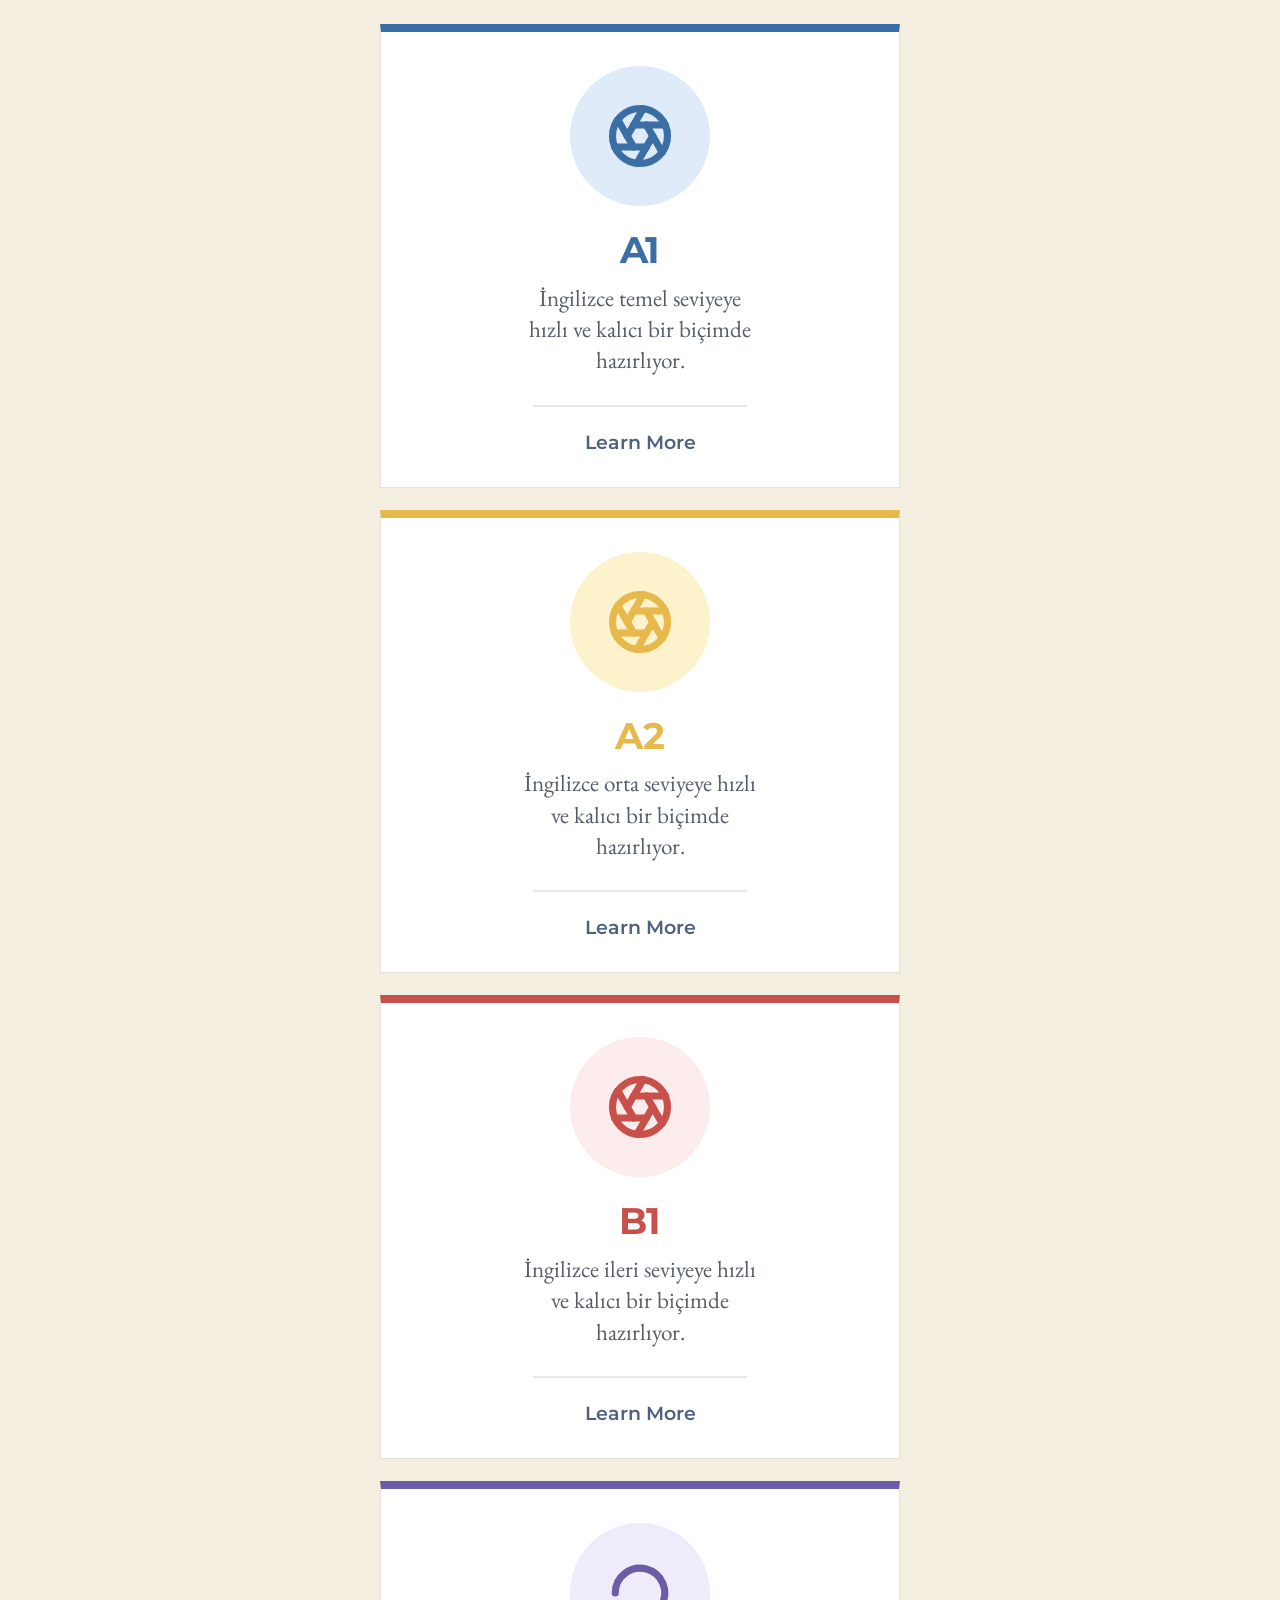
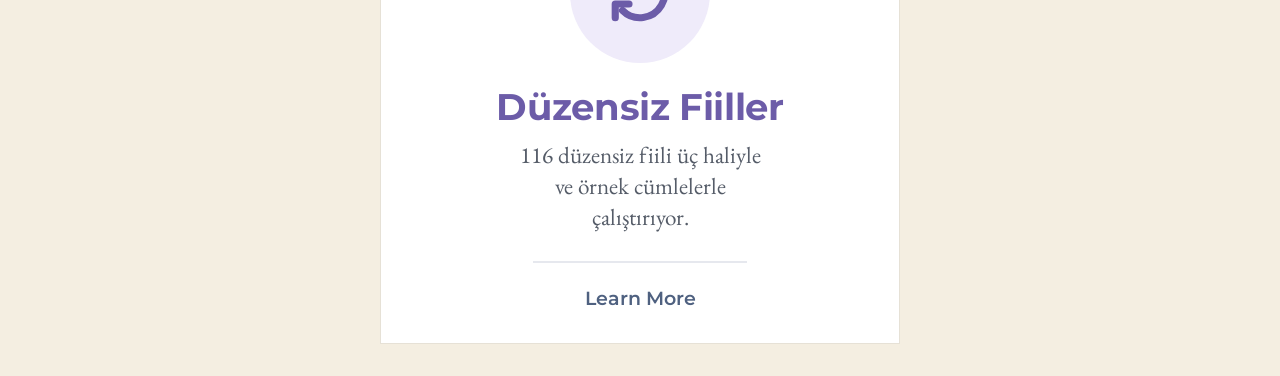
<file: İngilizce kelime kartları.html>
<!DOCTYPE html>
<html lang="tr">
<head>
<meta charset="utf-8">
<meta name="viewport" content="width=device-width, initial-scale=1, viewport-fit=cover">
<title>İngilizce kelime kartları</title>
<link rel="preconnect" href="https://fonts.googleapis.com">
<link rel="preconnect" href="https://fonts.gstatic.com" crossorigin>
<link href="https://fonts.googleapis.com/css2?family=EB+Garamond:wght@400;500&family=Figtree:wght@400;500;600;700&family=Montserrat:wght@600;700&family=Young+Serif&display=swap" rel="stylesheet">
<style>
:root{
  --desk:#E6ECF5; --card:#FDFEFF; --ink:#1D2B53; --soft:#5B6784; --rule:#C9D7EA; --margin:#D6453D;
  --good:#1F7A55; --line:#D3DCEA; --chip:#FFFFFF;
  box-sizing:border-box;
  padding-top:env(safe-area-inset-top,0px);
  padding-bottom:env(safe-area-inset-bottom,0px);
}
@media (prefers-color-scheme:dark){
  :root:not([data-theme="light"]){
    --desk:#111827; --card:#1A2336; --ink:#E7EDF8; --soft:#9AA6BF; --rule:#2A3752; --margin:#E2645C;
    --good:#4CC291; --line:#2C3850; --chip:#1A2336;
  }
}
:root[data-theme="dark"]{
  --desk:#111827; --card:#1A2336; --ink:#E7EDF8; --soft:#9AA6BF; --rule:#2A3752; --margin:#E2645C;
  --good:#4CC291; --line:#2C3850; --chip:#1A2336;
}
*,*::before,*::after{box-sizing:inherit}
html{height:100%;scroll-padding-top:env(safe-area-inset-top,0px)}
body{margin:0;min-height:100%;background:var(--desk);color:var(--ink);
  font-family:"Figtree",system-ui,-apple-system,"Segoe UI",Roboto,sans-serif;font-size:16px;line-height:1.45}
.wrap{max-width:560px;margin:0 auto;padding:20px 18px 28px;display:flex;flex-direction:column;gap:16px}
header{display:flex;align-items:baseline;justify-content:space-between;gap:12px}
h1{font-family:"Young Serif",Georgia,serif;font-weight:400;font-size:1.5rem;margin:0;letter-spacing:-.01em}
.count{font-size:.9rem;color:var(--soft);white-space:nowrap}
.bar{height:6px;border-radius:3px;background:var(--line);overflow:hidden;margin-top:-6px}
.bar i{display:block;height:100%;width:0;background:var(--good);transition:width .3s}

.tabs{display:grid;grid-template-columns:repeat(3,1fr);border:1px solid var(--line);border-radius:999px;overflow:hidden;background:var(--chip)}
.tabs button{font:inherit;border:0;background:none;color:var(--soft);padding:8px 4px 7px;cursor:pointer;display:flex;flex-direction:column;align-items:center;line-height:1.15}
.tabs button span{font-weight:600;font-size:.9rem}
.tabs button small{font-size:.76rem;margin-top:2px}
.tabs button[aria-selected="true"]{background:var(--ink);color:var(--card)}
.tabs button.due small{color:var(--margin);font-weight:700}
.tabs button.due[aria-selected="true"] small{color:var(--card)}

.tools{display:flex;justify-content:space-between;align-items:center;gap:8px}
.seg{display:inline-flex;border:1px solid var(--line);border-radius:999px;overflow:hidden;background:var(--chip)}
.seg button{font:inherit;font-size:.88rem;border:0;background:none;color:var(--soft);padding:8px 13px;cursor:pointer}
.seg button[aria-pressed="true"]{background:var(--ink);color:var(--card)}
.pill{font:inherit;font-size:.88rem;border:1px solid var(--line);background:var(--chip);color:var(--ink);border-radius:999px;padding:7px 12px;cursor:pointer}

.stage{perspective:1400px}
.card{position:relative;width:100%;min-height:290px;cursor:pointer;transform-style:preserve-3d;
  transition:transform .45s cubic-bezier(.3,.7,.3,1);border:0;padding:0;background:none;color:inherit;font:inherit;display:grid}
.card.flipped{transform:rotateY(180deg)}
.face{grid-area:1/1;backface-visibility:hidden;-webkit-backface-visibility:hidden;border-radius:6px;
  background-color:var(--card);
  background-image:
    linear-gradient(to right,transparent 46px,var(--margin) 46px,var(--margin) 47.5px,transparent 47.5px),
    repeating-linear-gradient(to bottom,transparent 0,transparent 33px,var(--rule) 33px,var(--rule) 34px);
  background-position:0 0,0 18px;
  box-shadow:0 1px 0 var(--line),0 10px 24px -14px rgba(29,43,83,.45);
  display:flex;flex-direction:column;justify-content:center;padding:30px 20px 36px 66px;text-align:left;min-height:290px}
.back{transform:rotateY(180deg)}
.pos{font-size:.85rem;color:var(--soft);margin-bottom:6px}
.word{font-family:"Young Serif",Georgia,serif;font-size:clamp(2rem,9vw,2.9rem);line-height:1.1;overflow-wrap:anywhere}
.mean{font-size:clamp(1.3rem,5.5vw,1.7rem);font-weight:600;line-height:1.25;overflow-wrap:anywhere}
.ex{margin-top:14px;font-size:clamp(1rem,4.2vw,1.12rem);line-height:34px;color:var(--soft);font-style:italic}
.hint{position:absolute;right:16px;bottom:12px;font-size:.8rem;color:var(--soft)}
.tag{position:absolute;right:14px;top:12px;font-size:.78rem;color:var(--margin);font-weight:600}

.actions{display:grid;grid-template-columns:1fr 1fr;gap:12px}
.btn{font:inherit;font-weight:600;font-size:1.05rem;padding:15px 12px;border-radius:10px;cursor:pointer;border:1.5px solid var(--ink);min-height:54px}
.again{background:var(--chip);color:var(--ink)}
.know{background:var(--ink);color:var(--card)}
.danger{background:var(--margin);border-color:var(--margin);color:#fff}
.btn:active{transform:translateY(1px)}
.btn:disabled{opacity:.45;cursor:default}

.stats{display:flex;gap:18px;font-size:.9rem;color:var(--soft)}
.stat{display:flex;flex-direction:row-reverse;gap:5px}
.stat b{color:var(--ink);font-weight:700}
.toolbar{display:grid;grid-template-columns:repeat(3,1fr);border:1px solid var(--line);border-radius:14px;overflow:hidden;background:var(--chip)}
.toolbar button{font:inherit;border:0;background:none;color:var(--ink);padding:10px 4px 9px;cursor:pointer;display:flex;flex-direction:column;align-items:center;line-height:1.15;gap:3px}
.toolbar button+button{border-left:1px solid var(--line)}
.toolbar button span{font-weight:600;font-size:.92rem}
.toolbar button small{font-size:.74rem;color:var(--soft)}
.toolbar button:disabled{opacity:.4;cursor:default}
.toolbar button:not(:disabled):active{background:var(--desk)}
.setrow{display:flex;align-items:center;justify-content:space-between;gap:12px;padding:14px 0;border-top:1px solid var(--line)}
.setlabel{display:flex;flex-direction:column;gap:2px;min-width:0}
.setlabel b{font-weight:600}
.setlabel small{font-size:.82rem;color:var(--soft)}
.setrow.col{flex-direction:column;align-items:stretch}
.seg.gap{display:grid;grid-template-columns:1fr 1fr 1fr 1.6fr;border-radius:12px}
.seg.gap button{padding:9px 4px}
.seg.gap button+button{border-left:1px solid var(--line)}
.btn.cap{display:flex;flex-direction:column;align-items:center;justify-content:center;gap:2px;line-height:1.15}
.btn.cap small{font-size:.74rem;font-weight:400;opacity:.8}
.btn.small{font-size:.9rem;padding:9px 14px;min-height:0}

.empty{background:var(--card);border-radius:6px;padding:26px 22px;box-shadow:0 1px 0 var(--line)}
.empty h2{font-family:"Young Serif",Georgia,serif;font-weight:400;margin:0 0 8px;font-size:1.35rem}
.empty p{margin:0 0 14px;color:var(--soft)}
.empty ul{list-style:none;padding:0;margin:0 0 16px}
.empty li{display:flex;justify-content:space-between;padding:8px 0;border-top:1px solid var(--line);font-size:.95rem}
.empty li b{font-weight:600}
.empty .btn{width:100%}

.known{background:var(--card);border-radius:6px;padding:16px;box-shadow:0 1px 0 var(--line)}
.known .top{display:flex;gap:8px;margin-bottom:10px}
.known input{flex:1;min-width:0;font:inherit;font-size:1rem;padding:10px 12px;border-radius:10px;border:1px solid var(--line);background:var(--desk);color:var(--ink)}
.known .btn{font-size:.95rem;padding:10px 14px;min-height:0;white-space:nowrap}
.klist{list-style:none;margin:0;padding:0;max-height:55vh;overflow:auto}
.klist li{display:flex;align-items:center;gap:10px;padding:10px 2px;border-top:1px solid var(--line)}
.klist .w{font-family:"Young Serif",Georgia,serif}
.klist .m{color:var(--soft);font-size:.92rem}
.klist .txt{flex:1;min-width:0}
.klist button{font:inherit;font-size:.82rem;border:1px solid var(--line);background:var(--chip);color:var(--ink);border-radius:999px;padding:6px 10px;cursor:pointer;white-space:nowrap}
.kempty{color:var(--soft);padding:10px 2px}

.toast{position:fixed;left:50%;bottom:calc(18px + env(safe-area-inset-bottom,0px));transform:translateX(-50%);
  background:var(--ink);color:var(--card);padding:10px 16px;border-radius:10px;font-size:.92rem;max-width:calc(100% - 32px);
  box-shadow:0 10px 24px -10px rgba(0,0,0,.5);opacity:0;pointer-events:none;transition:opacity .2s;z-index:20}
.toast.show{opacity:1}
.overlay{position:fixed;inset:0;background:rgba(10,16,32,.55);display:grid;place-items:center;padding:20px;z-index:30}
.dialog{background:var(--card);color:var(--ink);border-radius:12px;max-width:380px;width:100%;padding:22px 20px 18px;box-shadow:0 20px 40px -16px rgba(0,0,0,.5)}
.dialog h2{font-family:"Young Serif",Georgia,serif;font-weight:400;font-size:1.3rem;margin:0 0 8px}
.dialog p{margin:0 0 18px;color:var(--soft)}
.dialog h2+.setrow{border-top:0}
.keys{font-size:.8rem;color:var(--soft);text-align:center}
button:focus-visible,input:focus-visible{outline:3px solid var(--margin);outline-offset:2px}
[hidden]{display:none!important}

/* ---------- seviye seçimi ---------- */
.home{--cream:#F4EEE1;min-height:100vh;min-height:100dvh;background:var(--cream);padding:24px 18px 32px}
@media (prefers-color-scheme:dark){ :root:not([data-theme="light"]) .home{--cream:#111827} }
:root[data-theme="dark"] .home{--cream:#111827}
.levels{max-width:520px;margin:0 auto;display:flex;flex-direction:column;gap:22px}
.lvl{--c:#3A6EA5;--soft-c:#DFEBF8;display:flex;flex-direction:column;align-items:center;text-align:center;width:100%;
  background:#fff;border:1px solid #E6E1D6;border-top:8px solid var(--c);padding:34px 22px 30px;cursor:pointer;font:inherit;color:inherit}
.lvl.a2{--c:#E7B84B;--soft-c:#FCF2CC}
.lvl.b1{--c:#C8504A;--soft-c:#FCEDEC}
.lvl.irr{--c:#6C5CA8;--soft-c:#EFEBFA}
.lvl .ic{width:140px;height:140px;border-radius:50%;background:var(--soft-c);display:grid;place-items:center;margin-bottom:26px}
.lvl .ic svg{width:66px;height:66px;stroke:var(--c);fill:none;stroke-width:2.6;stroke-linecap:round;stroke-linejoin:round}
.lvl h2{font-family:"Montserrat",system-ui,sans-serif;font-weight:700;font-size:2.3rem;line-height:1;margin:0 0 14px;color:var(--c);letter-spacing:-.01em}
.lvl p{font-family:"EB Garamond",Georgia,serif;font-size:1.45rem;line-height:1.35;color:#555C68;margin:0;max-width:22ch}
.lvl hr{width:45%;border:0;border-top:2px solid #E6E8EE;margin:28px auto 22px}
.lvl .more{font-family:"Montserrat",system-ui,sans-serif;font-weight:600;font-size:1.2rem;color:#4F6180}
.lvl .soon{margin-top:10px;font-family:"Figtree",system-ui,sans-serif;font-size:.85rem;color:#8A8F99}
.lvl:focus-visible{outline:3px solid var(--c);outline-offset:3px}
@media (prefers-color-scheme:dark){ :root:not([data-theme="light"]) .lvl{background:#1A2336;border-color:#2C3850} :root:not([data-theme="light"]) .lvl p{color:#C4CCDB} :root:not([data-theme="light"]) .lvl .more{color:#AFC0DD} :root:not([data-theme="light"]) .lvl hr{border-top-color:#2C3850} }
:root[data-theme="dark"] .lvl{background:#1A2336;border-color:#2C3850}
:root[data-theme="dark"] .lvl p{color:#C4CCDB}
.backbtn{font:inherit;font-size:.9rem;border:1px solid var(--line);background:var(--chip);color:var(--ink);border-radius:999px;padding:6px 12px;cursor:pointer;align-self:flex-start}
@media (hover:none){.keys{display:none}}
@media (prefers-reduced-motion:reduce){.card,.bar i,.toast{transition:none}}
</style>
</head>
<body>
<main class="home" id="homeView">
  <div class="levels">
    <button class="lvl a1" id="goA1">
      <span class="ic"><svg viewBox="0 0 24 24" aria-hidden="true"><circle cx="12" cy="12" r="10"/><path d="m14.31 8 5.74 9.94"/><path d="M9.69 8h11.48"/><path d="m7.38 12 5.74-9.94"/><path d="M9.69 16 3.95 6.06"/><path d="M14.31 16H2.83"/><path d="m16.62 12-5.74 9.94"/></svg></span>
      <h2>A1</h2>
      <p>İngilizce temel seviyeye hızlı ve kalıcı bir biçimde hazırlıyor.</p>
      <hr>
      <span class="more">Learn More</span>
    </button>
    <button class="lvl a2" id="goA2">
      <span class="ic"><svg viewBox="0 0 24 24" aria-hidden="true"><circle cx="12" cy="12" r="10"/><path d="m14.31 8 5.74 9.94"/><path d="M9.69 8h11.48"/><path d="m7.38 12 5.74-9.94"/><path d="M9.69 16 3.95 6.06"/><path d="M14.31 16H2.83"/><path d="m16.62 12-5.74 9.94"/></svg></span>
      <h2>A2</h2>
      <p>İngilizce orta seviyeye hızlı ve kalıcı bir biçimde hazırlıyor.</p>
      <hr>
      <span class="more">Learn More</span>
      
    </button>
    <button class="lvl b1" id="goB1">
      <span class="ic"><svg viewBox="0 0 24 24" aria-hidden="true"><circle cx="12" cy="12" r="10"/><path d="m14.31 8 5.74 9.94"/><path d="M9.69 8h11.48"/><path d="m7.38 12 5.74-9.94"/><path d="M9.69 16 3.95 6.06"/><path d="M14.31 16H2.83"/><path d="m16.62 12-5.74 9.94"/></svg></span>
      <h2>B1</h2>
      <p>İngilizce ileri seviyeye hızlı ve kalıcı bir biçimde hazırlıyor.</p>
      <hr>
      <span class="more">Learn More</span>
      
    </button>
    <button class="lvl irr" id="goIrr">
      <span class="ic"><svg viewBox="0 0 24 24" aria-hidden="true"><path d="M3 12a9 9 0 1 1 2.64 6.36"/><path d="M3 21v-5h5"/></svg></span>
      <h2>Düzensiz Fiiller</h2>
      <p>116 düzensiz fiili üç haliyle ve örnek cümlelerle çalıştırıyor.</p>
      <hr>
      <span class="more">Learn More</span>
    </button>
  </div>
</main>

<div class="wrap" id="appView" hidden>
  <button class="backbtn" id="goHome">← Seviyeler</button>
  <header>
    <h1>A1 kelime kartları</h1>
    <span class="count" id="count"></span>
  </header>
  <div class="bar" aria-hidden="true"><i id="barFill"></i></div>

  <div class="tabs" role="tablist">
    <button role="tab" id="tabNew"><span>Yeni</span><small id="cNew"></small></button>
    <button role="tab" id="tabHard"><span>Zorlandıklarım</span><small id="cHard"></small></button>
    <button role="tab" id="tabKnown"><span>Bildiklerim</span><small id="cKnown"></small></button>
  </div>

  <div id="play">
    <div class="stage">
      <button class="card" id="card">
        <div class="face front">
          <span class="tag" id="tagF"></span>
          <div class="pos" id="posF"></div>
          <div id="frontMain"></div>
          <div class="ex" id="frontEx"></div>
          <span class="hint">çevirmek için dokun</span>
        </div>
        <div class="face back">
          <div class="pos" id="posB"></div>
          <div id="backMain"></div>
          <div class="ex" id="backEx"></div>
        </div>
      </button>
    </div>
  </div>

  <div class="actions" id="actions">
    <button class="btn again cap" id="again">Tekrar et<small id="againCap"></small></button>
    <button class="btn know cap" id="know">Biliyorum<small id="knowCap"></small></button>
  </div>

  <div class="empty" id="empty" hidden>
    <h2 id="emptyTitle"></h2>
    <p id="emptyText"></p>
    <ul id="emptyList"></ul>
    <div class="actions" id="emptyActions">
      <button class="btn again" id="emptyBtn2" hidden></button>
      <button class="btn know" id="emptyBtn" style="grid-column:1/-1"></button>
    </div>
  </div>

  <div class="known" id="knownView" hidden>
    <div class="top">
      <input id="kSearch" type="search" placeholder="Bildiklerimde ara" aria-label="Bildiklerimde ara">
      <button class="btn know" id="kQuiz">Karıştır ve sına</button>
    </div>
    <ul class="klist" id="kList"></ul>
  </div>

  <div class="stats">
    <div class="stat"><b id="sKnown">0</b><span>Bildiğin</span></div>
    <div class="stat"><b id="sHard">0</b><span>Zorlandığın</span></div>
    <div class="stat"><b id="sDue">0</b><span>Bugün tekrar</span></div>
  </div>

  <div class="toolbar">
    <button id="undo" disabled><span>↶ Geri al</span><small>son cevabı düzelt</small></button>
    <button id="say"><span>🔊 Dinle</span><small>kelime ve cümle</small></button>
    <button id="openSettings"><span>⚙ Ayarlar</span><small>yön, sıfırlama</small></button>
  </div>
</div>

<div class="toast" id="toast" role="status" aria-live="polite"></div>

<div class="overlay" id="settings" hidden role="dialog" aria-modal="true" aria-labelledby="sTitle">
  <div class="dialog">
    <h2 id="sTitle">Ayarlar</h2>
    <div class="setrow">
      <div class="setlabel"><b>Kart yönü</b><small>Kartın ön yüzünde hangi dil görünsün</small></div>
      <div class="seg" role="group" aria-label="Kart yönü">
        <button id="dirEn">İng → Tür</button>
        <button id="dirTr">Tür → İng</button>
      </div>
    </div>
    <div class="setrow col">
      <div class="setlabel"><b>Tekrar et</b><small>Bilemediğin kart bu turda ne zaman tekrar gelsin</small></div>
      <div class="seg gap" role="group" aria-label="Tekrar aralığı">
        <button data-gap="2">2 kart</button>
        <button data-gap="5">5 kart</button>
        <button data-gap="10">10 kart</button>
        <button data-gap="0">Destenin sonunda</button>
      </div>
    </div>
    <div class="setrow">
      <div class="setlabel"><b>İlerlemeyi sıfırla</b><small>Bildiklerin, zorlandıkların ve tekrar takvimi silinir</small></div>
      <button class="btn danger small" id="reset">Sıfırla</button>
    </div>
    <div class="setrow">
      <div class="setlabel"><b>Kayıt</b><small id="sync"></small></div>
    </div>
    <div class="setrow keys">
      <div class="setlabel"><b>Klavye</b><small>Boşluk kartı çevirir, ← tekrar et, → biliyorum</small></div>
    </div>
    <button class="btn again" id="sClose" style="width:100%;margin-top:16px">Kapat</button>
  </div>
</div>

<div class="overlay" id="modal" hidden role="dialog" aria-modal="true" aria-labelledby="mTitle">
  <div class="dialog">
    <h2 id="mTitle">İlerleme sıfırlansın mı?</h2>
    <p>Bildiğin ve zorlandığın kelimelerin hepsi ve tekrar takvimi silinir. Tüm kelimeler baştan Yeni destesine döner. Bu işlem geri alınamaz.</p>
    <div class="actions">
      <button class="btn again" id="mCancel">Vazgeç</button>
      <button class="btn danger" id="mOk">Sıfırla</button>
    </div>
  </div>
</div>

<script>
const RAW_A1 = `about|p|hakkında|This book is about cats.|Bu kitap kediler hakkında.
above|p|üstünde, yukarısında|The lamp is above the table.|Lamba masanın üstünde.
across|p|karşısında; bir uçtan öbürüne|The shop is across the street.|Dükkân caddenin karşısında.
action|n|hareket, eylem|I like action films.|Aksiyon filmlerini severim.
activity|n|etkinlik|Swimming is a good activity.|Yüzme iyi bir etkinliktir.
actor|n|erkek oyuncu|He is a famous actor.|O ünlü bir oyuncu.
actress|n|kadın oyuncu|The actress is very young.|Kadın oyuncu çok genç.
add|v|eklemek|Add some salt to the soup.|Çorbaya biraz tuz ekle.
address|n|adres|What is your address?|Adresin ne?
adult|n|yetişkin|The ticket is for adults.|Bilet yetişkinler için.
advice|n|tavsiye, öğüt|Thank you for your advice.|Tavsiyen için teşekkürler.
afraid|a|korkmuş|I am afraid of dogs.|Köpeklerden korkarım.
after|p|-den sonra|We eat after work.|İşten sonra yemek yeriz.
afternoon|n|öğleden sonra|I sleep in the afternoon.|Öğleden sonra uyurum.
again|d|tekrar|Please say it again.|Lütfen tekrar söyle.
age|n|yaş|What is your age?|Yaşın kaç?
ago|d|önce (iki yıl önce)|I moved here two years ago.|İki yıl önce buraya taşındım.
agree|v|katılmak, aynı fikirde olmak|I agree with you.|Sana katılıyorum.
air|n|hava|The air is clean here.|Burada hava temiz.
airport|n|havalimanı|The airport is far from the city.|Havalimanı şehre uzak.
always|d|her zaman|She always drinks tea.|O her zaman çay içer.
amazing|a|harika, şaşırtıcı|The view is amazing.|Manzara harika.
angry|a|kızgın|My boss is angry today.|Patronum bugün kızgın.
animal|n|hayvan|A cat is a small animal.|Kedi küçük bir hayvandır.
another|a|başka bir, bir tane daha|Can I have another cup?|Bir fincan daha alabilir miyim?
answer|n|cevap; cevaplamak (fiil)|I know the answer.|Cevabı biliyorum.
any|a|hiç, herhangi|Do you have any money?|Hiç paran var mı?
anyone|r|kimse, herhangi biri|Is anyone at home?|Evde kimse var mı?
anything|r|bir şey, hiçbir şey|Do you need anything?|Bir şeye ihtiyacın var mı?
apartment|n|daire|We live in a small apartment.|Küçük bir dairede yaşıyoruz.
apple|n|elma|I eat an apple every day.|Her gün bir elma yerim.
area|n|bölge, alan|This area is very quiet.|Bu bölge çok sessiz.
arm|n|kol|My arm hurts.|Kolum ağrıyor.
around|p|etrafında; yaklaşık|We walked around the lake.|Gölün etrafında yürüdük.
arrive|v|varmak, ulaşmak|The train arrives at six.|Tren altıda varıyor.
art|n|sanat|She loves modern art.|Modern sanatı çok seviyor.
article|n|makale|I read an article about health.|Sağlık hakkında bir makale okudum.
artist|n|sanatçı|My cousin is an artist.|Kuzenim bir sanatçı.
ask|v|sormak; istemek|Can I ask a question?|Bir soru sorabilir miyim?
aunt|n|teyze, hala|My aunt lives in Ankara.|Teyzem Ankara'da yaşıyor.
autumn|n|sonbahar|Leaves fall in autumn.|Sonbaharda yapraklar düşer.
away|d|uzakta, uzağa|The school is two kilometres away.|Okul iki kilometre uzakta.
baby|n|bebek|The baby is sleeping.|Bebek uyuyor.
back|n|sırt; geri (zarf)|My back hurts.|Sırtım ağrıyor.
bad|a|kötü|The weather is bad today.|Bugün hava kötü.
bag|n|çanta|My bag is heavy.|Çantam ağır.
ball|n|top|The children play with a ball.|Çocuklar topla oynuyor.
banana|n|muz|I want a banana.|Bir muz istiyorum.
band|n|müzik grubu|My brother plays in a band.|Kardeşim bir grupta çalıyor.
bank|n|banka|The bank opens at nine.|Banka dokuzda açılıyor.
bath|n|küvet; banyo yapma|I have a bath every evening.|Her akşam banyo yaparım.
bathroom|n|banyo|The bathroom is upstairs.|Banyo üst katta.
beach|n|plaj, sahil|We went to the beach.|Plaja gittik.
beautiful|a|güzel|What a beautiful day!|Ne güzel bir gün!
because|c|çünkü|I'm tired because I worked late.|Yorgunum çünkü geç saate kadar çalıştım.
become|v|olmak, haline gelmek|He wants to become a doctor.|Doktor olmak istiyor.
bed|n|yatak|I go to bed at eleven.|On birde yatarım.
bedroom|n|yatak odası|My bedroom is small.|Yatak odam küçük.
beer|n|bira|He doesn't drink beer.|O bira içmez.
before|p|-den önce|Wash your hands before dinner.|Yemekten önce ellerini yıka.
begin|v|başlamak|The lesson begins at ten.|Ders onda başlıyor.
beginning|n|başlangıç|The beginning of the film is slow.|Filmin başlangıcı yavaş.
behind|p|arkasında|The cat is behind the door.|Kedi kapının arkasında.
believe|v|inanmak|I believe you.|Sana inanıyorum.
below|p|altında|Write your name below the line.|Adını çizginin altına yaz.
best|a|en iyi|She is my best friend.|O benim en iyi arkadaşım.
better|a|daha iyi|I feel better today.|Bugün kendimi daha iyi hissediyorum.
between|p|arasında|The bank is between the café and the shop.|Banka kafeyle dükkânın arasında.
bicycle|n|bisiklet|I ride my bicycle to work.|İşe bisikletle giderim.
big|a|büyük|They have a big house.|Büyük bir evleri var.
bill|n|fatura, hesap|Can we have the bill, please?|Hesabı alabilir miyiz lütfen?
bird|n|kuş|A bird is singing.|Bir kuş ötüyor.
birthday|n|doğum günü|Happy birthday!|Doğum günün kutlu olsun!
black|a|siyah|I have a black cat.|Siyah bir kedim var.
blonde|a|sarışın|Her sister is blonde.|Kız kardeşi sarışın.
blue|a|mavi|The sky is blue.|Gökyüzü mavi.
boat|n|tekne|We took a boat to the island.|Adaya tekneyle gittik.
body|n|vücut|Sport is good for your body.|Spor vücudun için iyidir.
book|n|kitap|I'm reading a good book.|İyi bir kitap okuyorum.
boot|n|bot, çizme|I need new boots for winter.|Kış için yeni botlara ihtiyacım var.
bored|a|sıkılmış|I'm bored at home.|Evde sıkıldım.
boring|a|sıkıcı|This film is boring.|Bu film sıkıcı.
born|a|doğmuş (be born: doğmak)|I was born in 1998.|1998'de doğdum.
both|r|her ikisi|Both of them are teachers.|İkisi de öğretmen.
bottle|n|şişe|Buy a bottle of water.|Bir şişe su al.
box|n|kutu|Put the toys in the box.|Oyuncakları kutuya koy.
boy|n|erkek çocuk|The boy is ten years old.|Çocuk on yaşında.
boyfriend|n|erkek arkadaş, sevgili|Her boyfriend is from Izmir.|Erkek arkadaşı İzmirli.
bread|n|ekmek|We need bread and milk.|Ekmek ve süte ihtiyacımız var.
break|v|kırmak; mola (isim)|Don't break the glass.|Bardağı kırma.
breakfast|n|kahvaltı|I have breakfast at seven.|Yedide kahvaltı yaparım.
bring|v|getirmek|Bring your book tomorrow.|Yarın kitabını getir.
brother|n|erkek kardeş|My brother is older than me.|Abim benden büyük.
brown|a|kahverengi|He has brown eyes.|Kahverengi gözleri var.
build|v|inşa etmek|They want to build a house.|Bir ev inşa etmek istiyorlar.
building|n|bina|That building is very tall.|O bina çok yüksek.
bus|n|otobüs|I go to work by bus.|İşe otobüsle giderim.
business|n|iş, ticaret; işletme|My father has a small business.|Babamın küçük bir işletmesi var.
busy|a|meşgul, yoğun|I'm very busy this week.|Bu hafta çok yoğunum.
but|c|ama|I like tea, but I don't like coffee.|Çayı severim ama kahveyi sevmem.
butter|n|tereyağı|Put butter on the bread.|Ekmeğe tereyağı sür.
buy|v|satın almak|I want to buy a new phone.|Yeni bir telefon almak istiyorum.
cafe|n|kafe|Let's meet at the cafe.|Kafede buluşalım.
cake|n|kek, pasta|My mother made a cake.|Annem pasta yaptı.
call|v|(telefonla) aramak; çağırmak|Call me tonight.|Bu akşam beni ara.
camera|n|fotoğraf makinesi, kamera|My phone has a good camera.|Telefonumun kamerası iyi.
capital|n|başkent; büyük harf|Ankara is the capital of Turkey.|Ankara, Türkiye'nin başkentidir.
car|n|araba|My car is old.|Arabam eski.
card|n|kart|Can I pay by card?|Kartla ödeyebilir miyim?
career|n|kariyer|I want a career in software.|Yazılımda bir kariyer istiyorum.
carrot|n|havuç|Rabbits eat carrots.|Tavşanlar havuç yer.
carry|v|taşımak|Can you carry this bag?|Bu çantayı taşıyabilir misin?
cat|n|kedi|My cat sleeps all day.|Kedim bütün gün uyur.
centre|n|merkez|The hotel is in the city centre.|Otel şehir merkezinde.
century|n|yüzyıl|This house is from the last century.|Bu ev geçen yüzyıldan.
chair|n|sandalye|Sit on this chair.|Bu sandalyeye otur.
change|v|değiştirmek; değişmek|I want to change my job.|İşimi değiştirmek istiyorum.
chart|n|grafik, çizelge|Look at the chart.|Grafiğe bak.
cheap|a|ucuz|This shirt is cheap.|Bu gömlek ucuz.
check|v|kontrol etmek|Check your email.|E-postanı kontrol et.
cheese|n|peynir|I eat cheese for breakfast.|Kahvaltıda peynir yerim.
chicken|n|tavuk|We had chicken for dinner.|Akşam yemeğinde tavuk yedik.
child|n|çocuk|The child is playing.|Çocuk oynuyor.
chocolate|n|çikolata|I love dark chocolate.|Bitter çikolatayı çok severim.
choose|v|seçmek|Choose a colour.|Bir renk seç.
cinema|n|sinema|Let's go to the cinema.|Sinemaya gidelim.
city|n|şehir|Istanbul is a big city.|İstanbul büyük bir şehir.
class|n|sınıf; ders|I have an English class today.|Bugün İngilizce dersim var.
classroom|n|sınıf (oda)|The classroom is empty.|Sınıf boş.
clean|a|temiz; temizlemek (fiil)|My room is clean.|Odam temiz.
climb|v|tırmanmak|The cat climbed the tree.|Kedi ağaca tırmandı.
clock|n|saat (duvar/masa)|The clock is on the wall.|Saat duvarda.
close|v|kapatmak|Please close the window.|Lütfen pencereyi kapat.
clothes|n|kıyafetler|I need new clothes.|Yeni kıyafetlere ihtiyacım var.
club|n|kulüp|He joined a chess club.|Bir satranç kulübüne katıldı.
coat|n|palto, mont|Wear your coat, it's cold.|Montunu giy, hava soğuk.
coffee|n|kahve|I drink coffee in the morning.|Sabah kahve içerim.
cold|a|soğuk; nezle (isim)|The water is cold.|Su soğuk.
college|n|yüksekokul|She goes to college.|Yüksekokula gidiyor.
colour|n|renk|What is your favourite colour?|En sevdiğin renk ne?
come|v|gelmek|Come here, please.|Buraya gel lütfen.
common|a|yaygın; ortak|This is a common name.|Bu yaygın bir isim.
company|n|şirket|I work for a small company.|Küçük bir şirkette çalışıyorum.
compare|v|karşılaştırmak|Compare the two prices.|İki fiyatı karşılaştır.
complete|v|tamamlamak; tam (sıfat)|Complete the sentences.|Cümleleri tamamla.
computer|n|bilgisayar|I work on a computer.|Bilgisayarda çalışırım.
concert|n|konser|We went to a concert.|Bir konsere gittik.
conversation|n|sohbet, konuşma|We had a long conversation.|Uzun bir sohbet ettik.
cook|v|yemek yapmak, pişirmek|I cook dinner every day.|Her gün akşam yemeği yaparım.
cooking|n|yemek pişirme|Cooking is my hobby.|Yemek pişirmek benim hobim.
cool|a|serin; havalı|The evening is cool.|Akşam serin.
correct|a|doğru; düzeltmek (fiil)|Your answer is correct.|Cevabın doğru.
cost|v|mal olmak, tutmak; maliyet (isim)|How much does it cost?|Bu ne kadar tutuyor?
country|n|ülke|Which country are you from?|Hangi ülkedensin?
course|n|kurs, ders|I'm taking an English course.|Bir İngilizce kursuna gidiyorum.
cousin|n|kuzen|My cousin lives in Germany.|Kuzenim Almanya'da yaşıyor.
cow|n|inek|The cow gives milk.|İnek süt verir.
cream|n|krema|Do you want cream in your coffee?|Kahvene krema ister misin?
create|v|oluşturmak, yaratmak|I create websites.|Web siteleri oluştururum.
culture|n|kültür|I like learning about other cultures.|Başka kültürleri öğrenmeyi severim.
cup|n|fincan|A cup of tea, please.|Bir fincan çay lütfen.
customer|n|müşteri|The customer is waiting.|Müşteri bekliyor.
cut|v|kesmek|Cut the bread, please.|Ekmeği kes lütfen.
dad|n|baba|My dad is at work.|Babam işte.
dance|v|dans etmek|Do you like to dance?|Dans etmeyi sever misin?
dancer|n|dansçı|She is a good dancer.|O iyi bir dansçı.
dangerous|a|tehlikeli|This road is dangerous.|Bu yol tehlikeli.
dark|a|karanlık; koyu|It gets dark early in winter.|Kışın hava erken kararır.
date|n|tarih; randevu|What's the date today?|Bugün ayın kaçı?
daughter|n|kız evlat|They have one daughter.|Bir kızları var.
day|n|gün|Have a nice day!|İyi günler!
dear|a|sevgili, değerli|Dear Ali, thank you for the gift.|Sevgili Ali, hediye için teşekkürler.
decide|v|karar vermek|I can't decide.|Karar veremiyorum.
delicious|a|lezzetli|This soup is delicious.|Bu çorba çok lezzetli.
describe|v|tarif etmek, betimlemek|Describe your house.|Evini tarif et.
description|n|tarif, betimleme|Read the description of the job.|İş tanımını oku.
design|n|tasarım; tasarlamak (fiil)|I like the design of this page.|Bu sayfanın tasarımını beğendim.
desk|n|çalışma masası|My laptop is on the desk.|Dizüstü bilgisayarım masada.
detail|n|ayrıntı|Tell me the details.|Bana ayrıntıları anlat.
dialogue|n|diyalog|Listen to the dialogue.|Diyaloğu dinle.
dictionary|n|sözlük|Look it up in the dictionary.|Sözlükte ona bak.
die|v|ölmek|Plants die without water.|Bitkiler susuz ölür.
diet|n|beslenme; diyet|A good diet is important.|İyi beslenme önemlidir.
difference|n|fark|What's the difference?|Fark ne?
different|a|farklı|We have different ideas.|Farklı fikirlerimiz var.
difficult|a|zor|English grammar is difficult.|İngilizce dilbilgisi zor.
dinner|n|akşam yemeği|Dinner is ready.|Akşam yemeği hazır.
dirty|a|kirli|My shoes are dirty.|Ayakkabılarım kirli.
discuss|v|tartışmak, görüşmek|Let's discuss the plan.|Planı konuşalım.
dish|n|tabak; yemek|This is my favourite dish.|Bu en sevdiğim yemek.
doctor|n|doktor|I need to see a doctor.|Doktora görünmem gerek.
dog|n|köpek|The dog is barking.|Köpek havlıyor.
door|n|kapı|Open the door, please.|Kapıyı aç lütfen.
down|d|aşağı|Sit down, please.|Oturun lütfen.
downstairs|d|alt katta, aşağıda|The kitchen is downstairs.|Mutfak alt katta.
draw|v|çizmek|Can you draw a cat?|Bir kedi çizebilir misin?
dress|n|elbise; giyinmek (fiil)|She is wearing a red dress.|Kırmızı bir elbise giyiyor.
drink|v|içmek; içecek (isim)|Drink more water.|Daha fazla su iç.
drive|v|araba sürmek|Can you drive?|Araba kullanabilir misin?
driver|n|sürücü, şoför|The bus driver is friendly.|Otobüs şoförü güler yüzlü.
during|p|sırasında, boyunca|Don't talk during the film.|Film sırasında konuşma.
each|a|her bir|Each room has a window.|Her odanın bir penceresi var.
ear|n|kulak|My ear hurts.|Kulağım ağrıyor.
early|a|erken|I get up early.|Erken kalkarım.
east|n|doğu|The sun rises in the east.|Güneş doğudan doğar.
easy|a|kolay|This test is easy.|Bu test kolay.
eat|v|yemek yemek|What do you want to eat?|Ne yemek istiyorsun?
egg|n|yumurta|I eat two eggs for breakfast.|Kahvaltıda iki yumurta yerim.
elephant|n|fil|An elephant is very big.|Fil çok büyüktür.
else|d|başka|Do you want anything else?|Başka bir şey ister misin?
email|n|e-posta|I sent you an email.|Sana bir e-posta gönderdim.
end|n|son; bitmek (fiil)|I didn't like the end of the film.|Filmin sonunu beğenmedim.
enjoy|v|keyif almak, tadını çıkarmak|Enjoy your meal!|Afiyet olsun!
enough|a|yeterli|We have enough time.|Yeterince zamanımız var.
evening|n|akşam|Good evening!|İyi akşamlar!
event|n|etkinlik, olay|The event starts at eight.|Etkinlik sekizde başlıyor.
ever|d|hiç (sorularda)|Have you ever been to London?|Hiç Londra'ya gittin mi?
every|a|her|I run every morning.|Her sabah koşarım.
everyone|r|herkes|Everyone is here.|Herkes burada.
everything|r|her şey|Everything is fine.|Her şey yolunda.
exam|n|sınav|I have an exam tomorrow.|Yarın sınavım var.
example|n|örnek|Can you give an example?|Bir örnek verebilir misin?
excited|a|heyecanlı|I'm excited about the trip.|Gezi için heyecanlıyım.
exciting|a|heyecan verici|The match was exciting.|Maç heyecan vericiydi.
exercise|n|egzersiz, alıştırma|Do this exercise at home.|Bu alıştırmayı evde yap.
expensive|a|pahalı|This phone is too expensive.|Bu telefon çok pahalı.
explain|v|açıklamak|Can you explain this word?|Bu kelimeyi açıklayabilir misin?
extra|a|ek, fazladan|I work extra hours.|Fazladan saat çalışıyorum.
eye|n|göz|She has green eyes.|Yeşil gözleri var.
face|n|yüz|Wash your face.|Yüzünü yıka.
fact|n|gerçek, olgu|That's an interesting fact.|Bu ilginç bir bilgi.
fall|v|düşmek|Be careful, don't fall!|Dikkat et, düşme!
false|a|yanlış|True or false?|Doğru mu yanlış mı?
family|n|aile|I have a big family.|Büyük bir ailem var.
famous|a|ünlü|He is a famous singer.|O ünlü bir şarkıcı.
fantastic|a|harika|The food was fantastic.|Yemek harikaydı.
far|d|uzak|My house isn't far.|Evim uzak değil.
farm|n|çiftlik|My uncle has a farm.|Amcamın bir çiftliği var.
farmer|n|çiftçi|The farmer gets up at five.|Çiftçi beşte kalkar.
fast|a|hızlı|This car is very fast.|Bu araba çok hızlı.
fat|a|şişman|My cat is a little fat.|Kedim biraz şişman.
father|n|baba|My father is a teacher.|Babam öğretmen.
favourite|a|en sevilen, favori|My favourite food is pizza.|En sevdiğim yemek pizza.
feel|v|hissetmek|I feel tired.|Yorgun hissediyorum.
feeling|n|duygu, his|I have a good feeling about this.|Bu konuda içimde iyi bir his var.
festival|n|festival, şenlik|There is a music festival this weekend.|Bu hafta sonu bir müzik festivali var.
few|a|birkaç, az|I have a few questions.|Birkaç sorum var.
film|n|film|Let's watch a film tonight.|Bu akşam film izleyelim.
final|a|son, nihai|This is the final question.|Bu son soru.
find|v|bulmak|I can't find my keys.|Anahtarlarımı bulamıyorum.
fine|a|iyi; güzel|I'm fine, thanks.|İyiyim, teşekkürler.
finish|v|bitirmek|I finish work at six.|İşi altıda bitiririm.
fire|n|ateş; yangın|Call the fire service!|İtfaiyeyi ara!
first|a|ilk, birinci|This is my first time here.|Buraya ilk kez geliyorum.
fish|n|balık|We eat fish on Fridays.|Cuma günleri balık yeriz.
flat|n|daire (ev)|I rent a flat in the city.|Şehirde bir daire kiralıyorum.
flight|n|uçuş|My flight is at ten.|Uçuşum saat onda.
floor|n|zemin; kat|I live on the third floor.|Üçüncü katta oturuyorum.
flower|n|çiçek|These flowers are for you.|Bu çiçekler senin için.
fly|v|uçmak|Birds can fly.|Kuşlar uçabilir.
follow|v|takip etmek|Follow me, please.|Beni takip edin lütfen.
food|n|yiyecek, yemek|I love Turkish food.|Türk yemeklerini çok severim.
foot|n|ayak|My foot hurts.|Ayağım ağrıyor.
football|n|futbol|We play football on Sundays.|Pazar günleri futbol oynarız.
forget|v|unutmak|Don't forget your phone.|Telefonunu unutma.
form|n|form; biçim|Please fill in this form.|Lütfen bu formu doldurun.
free|a|ücretsiz; özgür; boş|The museum is free today.|Müze bugün ücretsiz.
friend|n|arkadaş|He is my old friend.|O benim eski arkadaşım.
friendly|a|arkadaş canlısı|My neighbours are friendly.|Komşularım cana yakın.
front|n|ön|Meet me in front of the school.|Okulun önünde buluşalım.
fruit|n|meyve|Eat more fruit.|Daha çok meyve ye.
full|a|dolu; tok|The bus is full.|Otobüs dolu.
fun|n|eğlence|The party was fun.|Parti eğlenceliydi.
funny|a|komik|He tells funny stories.|Komik hikâyeler anlatır.
future|n|gelecek|What are your plans for the future?|Gelecek için planların ne?
game|n|oyun|Let's play a game.|Bir oyun oynayalım.
garden|n|bahçe|We have a small garden.|Küçük bir bahçemiz var.
geography|n|coğrafya|I liked geography at school.|Okulda coğrafyayı severdim.
get|v|almak, edinmek; olmak|I got a message from him.|Ondan bir mesaj aldım.
girl|n|kız çocuk|The girl has long hair.|Kızın uzun saçları var.
girlfriend|n|kız arkadaş, sevgili|His girlfriend is a nurse.|Kız arkadaşı hemşire.
give|v|vermek|Give me the pen, please.|Kalemi bana ver lütfen.
glass|n|bardak; cam|Can I have a glass of water?|Bir bardak su alabilir miyim?
go|v|gitmek|I go to the gym on Mondays.|Pazartesileri spor salonuna giderim.
good|a|iyi|That's a good idea.|Bu iyi bir fikir.
goodbye|e|hoşça kal|Goodbye, see you tomorrow.|Hoşça kal, yarın görüşürüz.
grandfather|n|dede|My grandfather is eighty.|Dedem seksen yaşında.
grandmother|n|nine, babaanne, anneanne|My grandmother makes great bread.|Anneannem harika ekmek yapar.
grandparent|n|büyükanne ya da büyükbaba|I visit my grandparents every month.|Her ay büyükannemleri ziyaret ederim.
great|a|harika; büyük|You did a great job!|Harika bir iş çıkardın!
green|a|yeşil|The park is very green.|Park yemyeşil.
grey|a|gri|The sky is grey today.|Bugün gökyüzü gri.
group|n|grup|We work in groups.|Gruplar halinde çalışıyoruz.
grow|v|büyümek; yetiştirmek|My father grows tomatoes.|Babam domates yetiştirir.
guess|v|tahmin etmek|Guess my age!|Yaşımı tahmin et!
guitar|n|gitar|I want to learn the guitar.|Gitar öğrenmek istiyorum.
gym|n|spor salonu|I go to the gym three times a week.|Haftada üç kez spor salonuna giderim.
hair|n|saç|She has short hair.|Kısa saçları var.
half|n|yarım, yarı|I waited half an hour.|Yarım saat bekledim.
hand|n|el|Raise your hand.|Elini kaldır.
happen|v|olmak, meydana gelmek|What happened?|Ne oldu?
happy|a|mutlu|I'm happy today.|Bugün mutluyum.
hard|a|zor; sert|This question is hard.|Bu soru zor.
hat|n|şapka|Wear a hat in the sun.|Güneşte şapka tak.
hate|v|nefret etmek|I hate waiting.|Beklemekten nefret ederim.
have|v|sahip olmak|I have two sisters.|İki kız kardeşim var.
head|n|baş, kafa|I have a headache.|Başım ağrıyor.
health|n|sağlık|Sleep is important for health.|Uyku sağlık için önemlidir.
healthy|a|sağlıklı|I want to eat healthy food.|Sağlıklı yemek yemek istiyorum.
hear|v|duymak|Can you hear me?|Beni duyabiliyor musun?
help|v|yardım etmek|Can you help me?|Bana yardım edebilir misin?
here|d|burada, buraya|I live here.|Burada yaşıyorum.
high|a|yüksek|The mountain is very high.|Dağ çok yüksek.
history|n|tarih (ders, geçmiş)|I'm interested in history.|Tarihe ilgim var.
hobby|n|hobi|What is your hobby?|Hobin ne?
holiday|n|tatil|We are on holiday next week.|Gelecek hafta tatildeyiz.
home|n|ev, yuva|I'm at home now.|Şu an evdeyim.
homework|n|ev ödevi|Did you do your homework?|Ödevini yaptın mı?
hope|v|ummak|I hope you feel better.|Umarım daha iyi hissedersin.
horse|n|at|Can you ride a horse?|Ata binebilir misin?
hospital|n|hastane|She works at a hospital.|Bir hastanede çalışıyor.
hot|a|sıcak|It's very hot today.|Bugün hava çok sıcak.
hotel|n|otel|We stayed at a small hotel.|Küçük bir otelde kaldık.
hour|n|saat (60 dakika)|I study for an hour every day.|Her gün bir saat çalışırım.
house|n|ev|Their house has a garden.|Evlerinin bahçesi var.
however|d|ancak, yine de|It was cold. However, we went out.|Hava soğuktu. Yine de dışarı çıktık.
hungry|a|aç|I'm hungry.|Acıktım.
husband|n|koca, eş|Her husband is a driver.|Kocası şoför.
ice|n|buz|Do you want ice in your drink?|İçeceğine buz ister misin?
ice cream|n|dondurma|Children love ice cream.|Çocuklar dondurmayı çok sever.
idea|n|fikir|I have an idea.|Bir fikrim var.
if|c|eğer|If it rains, we'll stay home.|Yağmur yağarsa evde kalırız.
imagine|v|hayal etmek|Imagine a world without phones.|Telefonsuz bir dünya hayal et.
important|a|önemli|This meeting is important.|Bu toplantı önemli.
improve|v|geliştirmek|I want to improve my English.|İngilizcemi geliştirmek istiyorum.
include|v|içermek, dahil etmek|The price includes breakfast.|Fiyata kahvaltı dahil.
information|n|bilgi|I need more information.|Daha fazla bilgiye ihtiyacım var.
interest|n|ilgi|I have an interest in music.|Müziğe ilgim var.
interested|a|ilgili, meraklı|Are you interested in art?|Sanata ilgin var mı?
interesting|a|ilginç|This book is interesting.|Bu kitap ilginç.
internet|n|internet|The internet is slow today.|Bugün internet yavaş.
interview|n|mülakat; röportaj|I have a job interview tomorrow.|Yarın iş görüşmem var.
introduce|v|tanıştırmak, tanıtmak|Let me introduce my friend.|Arkadaşımı tanıştırayım.
island|n|ada|We spent a week on an island.|Bir adada bir hafta geçirdik.
jacket|n|ceket|Take your jacket.|Ceketini al.
jeans|n|kot pantolon|I usually wear jeans.|Genellikle kot pantolon giyerim.
job|n|iş|I like my job.|İşimi seviyorum.
join|v|katılmak|Do you want to join us?|Bize katılmak ister misin?
journey|n|yolculuk|The journey takes three hours.|Yolculuk üç saat sürüyor.
juice|n|meyve suyu|I'd like an orange juice.|Bir portakal suyu istiyorum.
just|d|sadece; az önce|I just arrived.|Az önce geldim.
keep|v|tutmak, saklamak|Keep the change.|Üstü kalsın.
key|n|anahtar|Where is the car key?|Araba anahtarı nerede?
kilometre|n|kilometre|I walk five kilometres a day.|Günde beş kilometre yürürüm.
kind|n|tür, çeşit; nazik (sıfat)|What kind of music do you like?|Ne tür müzik seversin?
kitchen|n|mutfak|Mum is in the kitchen.|Annem mutfakta.
know|v|bilmek; tanımak|I don't know the answer.|Cevabı bilmiyorum.
land|n|kara; arazi|They bought some land.|Bir arazi satın aldılar.
language|n|dil|How many languages do you speak?|Kaç dil konuşuyorsun?
large|a|büyük|I'd like a large coffee.|Büyük boy bir kahve istiyorum.
last|a|son; geçen|I saw him last week.|Onu geçen hafta gördüm.
late|a|geç|Sorry, I'm late.|Özür dilerim, geç kaldım.
later|d|daha sonra|See you later.|Sonra görüşürüz.
laugh|v|gülmek|Everybody laughed.|Herkes güldü.
learn|v|öğrenmek|I learn new words every day.|Her gün yeni kelimeler öğrenirim.
leave|v|ayrılmak; bırakmak|I leave home at eight.|Evden sekizde çıkarım.
left|a|sol|Turn left at the bank.|Bankadan sola dön.
leg|n|bacak|He broke his leg.|Bacağını kırdı.
lesson|n|ders|The lesson was very useful.|Ders çok faydalıydı.
let|v|izin vermek|Let me help you.|Sana yardım edeyim.
letter|n|mektup; harf|I wrote a letter to my friend.|Arkadaşıma bir mektup yazdım.
library|n|kütüphane|I study at the library.|Kütüphanede ders çalışırım.
lie|v|yalan söylemek; uzanmak|Don't lie to me.|Bana yalan söyleme.
life|n|hayat|Life is beautiful.|Hayat güzel.
light|n|ışık; hafif (sıfat)|Turn on the light.|Işığı aç.
like|v|sevmek, hoşlanmak; gibi (edat)|I like cats.|Kedileri severim.
line|n|çizgi; satır; sıra|Read the first line.|İlk satırı oku.
lion|n|aslan|The lion is sleeping.|Aslan uyuyor.
list|n|liste|Make a shopping list.|Bir alışveriş listesi yap.
listen|v|dinlemek|Listen to the music.|Müziği dinle.
little|a|küçük; az|I have a little money.|Biraz param var.
live|v|yaşamak|I live in Turkey.|Türkiye'de yaşıyorum.
local|a|yerel|We ate at a local restaurant.|Yerel bir restoranda yedik.
long|a|uzun|It was a long day.|Uzun bir gündü.
look|v|bakmak; görünmek|Look at this photo.|Şu fotoğrafa bak.
lose|v|kaybetmek|I often lose my keys.|Anahtarlarımı sık sık kaybederim.
lot|n|çok (a lot of)|I have a lot of work.|Çok işim var.
love|v|sevmek; aşk (isim)|I love my family.|Ailemi seviyorum.
lunch|n|öğle yemeği|Let's have lunch together.|Birlikte öğle yemeği yiyelim.
machine|n|makine|The coffee machine is broken.|Kahve makinesi bozuk.
magazine|n|dergi|I read a magazine on the train.|Trende dergi okudum.
main|a|ana, başlıca|This is the main road.|Bu ana yol.
make|v|yapmak|I'll make some tea.|Biraz çay yapacağım.
man|n|adam, erkek|Who is that man?|O adam kim?
many|a|çok (sayılabilen)|How many brothers do you have?|Kaç kardeşin var?
map|n|harita|Look at the map.|Haritaya bak.
market|n|pazar|We buy vegetables at the market.|Pazardan sebze alırız.
married|a|evli|Are you married?|Evli misin?
match|n|maç; eşleştirmek (fiil)|Did you watch the match?|Maçı izledin mi?
maybe|d|belki|Maybe tomorrow.|Belki yarın.
meal|n|öğün, yemek|Breakfast is my favourite meal.|Kahvaltı en sevdiğim öğün.
mean|v|anlamına gelmek; kastetmek|What does this word mean?|Bu kelime ne anlama geliyor?
meaning|n|anlam|I don't know the meaning.|Anlamını bilmiyorum.
meat|n|et|I don't eat much meat.|Çok et yemem.
meet|v|tanışmak; buluşmak|Nice to meet you.|Tanıştığıma memnun oldum.
meeting|n|toplantı|I have a meeting at two.|İkide toplantım var.
member|n|üye|I'm a member of the gym.|Spor salonuna üyeyim.
menu|n|menü|Can I see the menu?|Menüye bakabilir miyim?
message|n|mesaj|Send me a message.|Bana mesaj at.
metre|n|metre|The room is four metres long.|Oda dört metre uzunluğunda.
midnight|n|gece yarısı|I went to bed at midnight.|Gece yarısı yattım.
mile|n|mil (yaklaşık 1,6 km)|The town is ten miles away.|Kasaba on mil uzakta.
milk|n|süt|Do you want milk?|Süt ister misin?
minute|n|dakika|Wait a minute, please.|Bir dakika bekle lütfen.
miss|v|özlemek; kaçırmak|I missed the bus.|Otobüsü kaçırdım.
mistake|n|hata|Everyone makes mistakes.|Herkes hata yapar.
model|n|model; manken|This is the new model.|Bu yeni model.
modern|a|modern|They live in a modern building.|Modern bir binada yaşıyorlar.
moment|n|an|Just a moment, please.|Bir saniye lütfen.
money|n|para|I don't have much money.|Çok param yok.
month|n|ay|I'll see you next month.|Gelecek ay görüşürüz.
more|a|daha fazla|I need more time.|Daha fazla zamana ihtiyacım var.
morning|n|sabah|Good morning!|Günaydın!
most|a|en çok; çoğu|Most people like music.|Çoğu insan müziği sever.
mother|n|anne|My mother is a nurse.|Annem hemşire.
mountain|n|dağ|We climbed the mountain.|Dağa tırmandık.
mouse|n|fare|The cat saw a mouse.|Kedi bir fare gördü.
mouth|n|ağız|Open your mouth.|Ağzını aç.
move|v|taşınmak; hareket etmek|We moved to a new flat.|Yeni bir daireye taşındık.
movie|n|film|The movie starts at nine.|Film dokuzda başlıyor.
much|a|çok (sayılamayan)|How much is this?|Bu ne kadar?
mum|n|anne|My mum calls me every day.|Annem beni her gün arar.
museum|n|müze|The museum is closed on Mondays.|Müze pazartesileri kapalı.
music|n|müzik|I listen to music at work.|İşte müzik dinlerim.
must|m|-meli, -malı (zorunluluk)|You must wear a seatbelt.|Emniyet kemeri takmalısın.
name|n|isim, ad|What's your name?|Adın ne?
natural|a|doğal|I like natural food.|Doğal yiyecekleri severim.
near|p|yakınında|I live near the park.|Parkın yakınında oturuyorum.
need|v|ihtiyaç duymak|I need a new laptop.|Yeni bir dizüstü bilgisayara ihtiyacım var.
negative|a|olumsuz|Don't be so negative.|Bu kadar olumsuz olma.
neighbour|n|komşu|My neighbour has a dog.|Komşumun bir köpeği var.
never|d|asla, hiç|I never drink coffee at night.|Geceleri asla kahve içmem.
new|a|yeni|I have a new job.|Yeni bir işim var.
news|n|haber(ler)|I have good news!|İyi haberlerim var!
newspaper|n|gazete|My father reads the newspaper.|Babam gazete okur.
next|a|sonraki, gelecek|See you next week.|Gelecek hafta görüşürüz.
nice|a|hoş, güzel|Nice to see you.|Seni görmek güzel.
night|n|gece|Good night!|İyi geceler!
nobody|r|hiç kimse|Nobody called me.|Beni kimse aramadı.
north|n|kuzey|It's cold in the north.|Kuzeyde hava soğuk.
nose|n|burun|The dog has a black nose.|Köpeğin siyah bir burnu var.
note|n|not|I left you a note.|Sana bir not bıraktım.
nothing|r|hiçbir şey|I have nothing to do.|Yapacak hiçbir şeyim yok.
now|d|şimdi|I'm busy now.|Şu an meşgulüm.
number|n|sayı, numara|What's your phone number?|Telefon numaran ne?
nurse|n|hemşire|The nurse is very kind.|Hemşire çok nazik.
object|n|nesne, cisim|What is that object?|O nesne ne?
off|d|kapalı; -den uzağa|Turn off the TV.|Televizyonu kapat.
office|n|ofis|I work in an office.|Bir ofiste çalışıyorum.
often|d|sık sık|I often go for a walk.|Sık sık yürüyüşe çıkarım.
old|a|yaşlı; eski|This is an old house.|Bu eski bir ev.
once|d|bir kez|I go to the cinema once a month.|Ayda bir sinemaya giderim.
onion|n|soğan|Cut the onion.|Soğanı doğra.
online|a|çevrim içi|I buy clothes online.|Kıyafetleri internetten alırım.
only|d|sadece|I only have ten lira.|Sadece on liram var.
open|v|açmak; açık (sıfat)|Open your books.|Kitaplarınızı açın.
opinion|n|görüş, fikir|What's your opinion?|Senin görüşün ne?
opposite|p|karşısında; zıt (sıfat)|The bank is opposite the school.|Banka okulun karşısında.
orange|n|portakal; turuncu|I eat an orange every day.|Her gün bir portakal yerim.
order|v|sipariş vermek; emir, düzen (isim)|Let's order a pizza.|Pizza sipariş edelim.
other|a|diğer|Where are the other students?|Diğer öğrenciler nerede?
out|d|dışarı|Let's go out tonight.|Bu akşam dışarı çıkalım.
outside|d|dışarıda|The children are playing outside.|Çocuklar dışarıda oynuyor.
over|p|üzerinde; bitmiş|The lesson is over.|Ders bitti.
own|a|kendi|I have my own room.|Kendi odam var.
page|n|sayfa|Open your book to page ten.|Kitabınızı onuncu sayfada açın.
paint|v|boyamak; resim yapmak|We painted the wall white.|Duvarı beyaza boyadık.
painting|n|tablo, resim|This painting is very old.|Bu tablo çok eski.
pair|n|çift|I bought a pair of shoes.|Bir çift ayakkabı aldım.
paper|n|kağıt|Write on this paper.|Bu kağıda yaz.
paragraph|n|paragraf|Read the first paragraph.|İlk paragrafı oku.
parent|n|ebeveyn|My parents live in Ankara.|Annemle babam Ankara'da yaşıyor.
park|n|park; park etmek (fiil)|Let's walk in the park.|Parkta yürüyelim.
part|n|parça, bölüm|This is the best part of the film.|Filmin en iyi kısmı bu.
partner|n|partner, ortak, eş|He is my business partner.|O benim iş ortağım.
party|n|parti|We're having a party on Saturday.|Cumartesi parti veriyoruz.
passport|n|pasaport|Don't forget your passport.|Pasaportunu unutma.
past|n|geçmiş|Don't think about the past.|Geçmişi düşünme.
pay|v|ödemek|I'll pay for dinner.|Akşam yemeğini ben ödeyeceğim.
pen|n|tükenmez kalem|Can I borrow your pen?|Kalemini ödünç alabilir miyim?
pencil|n|kurşun kalem|Write with a pencil.|Kurşun kalemle yaz.
people|n|insanlar|There are many people here.|Burada çok insan var.
pepper|n|biber|Add salt and pepper.|Tuz ve biber ekle.
perfect|a|mükemmel|Your English is perfect.|İngilizcen mükemmel.
period|n|dönem|It was a difficult period.|Zor bir dönemdi.
person|n|kişi|She is a very kind person.|O çok nazik bir insan.
personal|a|kişisel|This is my personal phone.|Bu benim kişisel telefonum.
phone|n|telefon|My phone is on the table.|Telefonum masada.
photo|n|fotoğraf|Can you take a photo of us?|Bizim fotoğrafımızı çekebilir misin?
phrase|n|ifade, söz öbeği|Learn this phrase.|Bu ifadeyi öğren.
piano|n|piyano|She plays the piano.|Piyano çalıyor.
picture|n|resim|Look at this picture.|Bu resme bak.
piece|n|parça|Can I have a piece of cake?|Bir dilim pasta alabilir miyim?
pig|n|domuz|There are pigs on the farm.|Çiftlikte domuzlar var.
pink|a|pembe|She has a pink bag.|Pembe bir çantası var.
place|n|yer|This is a nice place.|Burası güzel bir yer.
plan|n|plan; planlamak (fiil)|What's your plan for today?|Bugün için planın ne?
plane|n|uçak|We went to Izmir by plane.|İzmir'e uçakla gittik.
plant|n|bitki|Water the plants.|Bitkileri sula.
play|v|oynamak; (çalgı) çalmak|The kids play in the garden.|Çocuklar bahçede oynuyor.
player|n|oyuncu|He is a good football player.|O iyi bir futbolcu.
please|e|lütfen|Please sit down.|Lütfen oturun.
point|n|nokta; puan|Our team got three points.|Takımımız üç puan aldı.
police|n|polis|Call the police!|Polisi ara!
policeman|n|polis memuru|The policeman helped us.|Polis memuru bize yardım etti.
pool|n|havuz|The hotel has a pool.|Otelin havuzu var.
poor|a|fakir; zavallı|They were poor but happy.|Fakirdiler ama mutluydular.
popular|a|popüler, sevilen|This song is very popular.|Bu şarkı çok popüler.
positive|a|olumlu|Try to be positive.|Olumlu olmaya çalış.
possible|a|mümkün|Is it possible?|Bu mümkün mü?
post|v|göndermek, paylaşmak; posta (isim)|I posted a photo online.|İnternette bir fotoğraf paylaştım.
potato|n|patates|I love fried potatoes.|Kızarmış patatesi çok severim.
pound|n|sterlin; libre|It costs ten pounds.|On sterlin tutuyor.
practice|n|pratik, alıştırma|Practice makes perfect.|Pratik mükemmelleştirir.
practise|v|pratik yapmak|I practise English every day.|Her gün İngilizce pratik yaparım.
prefer|v|tercih etmek|I prefer tea to coffee.|Çayı kahveye tercih ederim.
prepare|v|hazırlamak|I'm preparing dinner.|Akşam yemeğini hazırlıyorum.
present|n|hediye; şimdiki zaman|This present is for you.|Bu hediye senin için.
pretty|a|güzel, sevimli; oldukça (zarf)|What a pretty garden!|Ne güzel bir bahçe!
price|n|fiyat|The price is too high.|Fiyat çok yüksek.
probably|d|muhtemelen|It will probably rain.|Muhtemelen yağmur yağacak.
problem|n|sorun|No problem!|Sorun değil!
product|n|ürün|This is a new product.|Bu yeni bir ürün.
programme|n|program|I watched a TV programme.|Bir televizyon programı izledim.
project|n|proje|I'm working on a new project.|Yeni bir proje üzerinde çalışıyorum.
purple|a|mor|She likes purple flowers.|Mor çiçekleri sever.
put|v|koymak|Put your bag here.|Çantanı buraya koy.
quarter|n|çeyrek|It's a quarter past five.|Saat beşi çeyrek geçiyor.
question|n|soru|Can I ask a question?|Bir soru sorabilir miyim?
quick|a|hızlı, çabuk|Let's have a quick lunch.|Hızlıca öğle yemeği yiyelim.
quickly|d|hızlıca|He finished quickly.|Hızlıca bitirdi.
quiet|a|sessiz, sakin|Please be quiet.|Lütfen sessiz olun.
quite|d|oldukça|The test was quite easy.|Sınav oldukça kolaydı.
radio|n|radyo|I listen to the radio in the car.|Arabada radyo dinlerim.
rain|n|yağmur; yağmur yağmak (fiil)|I love the sound of rain.|Yağmur sesini çok severim.
read|v|okumak|I read before bed.|Yatmadan önce kitap okurum.
reader|n|okur|She is a fast reader.|Hızlı okuyan biri.
reading|n|okuma|Reading is good for you.|Okumak sana iyi gelir.
ready|a|hazır|Are you ready?|Hazır mısın?
real|a|gerçek|Is this a real diamond?|Bu gerçek bir elmas mı?
really|d|gerçekten|I really like this song.|Bu şarkıyı gerçekten seviyorum.
reason|n|sebep|What's the reason?|Sebebi ne?
red|a|kırmızı|The light is red. Stop!|Işık kırmızı. Dur!
relax|v|rahatlamak, dinlenmek|I relax on Sundays.|Pazar günleri dinlenirim.
remember|v|hatırlamak|I don't remember his name.|Adını hatırlamıyorum.
repeat|v|tekrar etmek|Can you repeat that?|Bunu tekrar edebilir misin?
report|n|rapor|I'm writing a report.|Bir rapor yazıyorum.
restaurant|n|restoran|Let's eat at a restaurant.|Bir restoranda yiyelim.
result|n|sonuç|I got my test results.|Test sonuçlarımı aldım.
return|v|geri dönmek; geri vermek|I'll return next week.|Gelecek hafta döneceğim.
rice|n|pirinç; pilav|We eat rice with chicken.|Pilavı tavukla yeriz.
rich|a|zengin|He wants to be rich.|Zengin olmak istiyor.
ride|v|(bisiklete, ata) binmek|I ride my bike every day.|Her gün bisiklete binerim.
right|a|doğru; sağ|Turn right here.|Burada sağa dön.
river|n|nehir|The river is very long.|Nehir çok uzun.
road|n|yol|This road goes to the sea.|Bu yol denize gidiyor.
room|n|oda|My room is on the second floor.|Odam ikinci katta.
routine|n|rutin|I have a morning routine.|Bir sabah rutinim var.
rule|n|kural|Follow the rules.|Kurallara uy.
run|v|koşmak|I run in the park.|Parkta koşarım.
sad|a|üzgün|Why are you sad?|Neden üzgünsün?
salad|n|salata|I'll have a salad.|Ben salata alayım.
salt|n|tuz|Pass me the salt, please.|Tuzu uzatır mısın lütfen?
same|a|aynı|We are the same age.|Aynı yaştayız.
sandwich|n|sandviç|I made a sandwich for lunch.|Öğle yemeği için sandviç yaptım.
say|v|söylemek, demek|What did you say?|Ne dedin?
school|n|okul|The school starts in September.|Okul eylülde başlıyor.
science|n|bilim, fen|I love science.|Bilimi çok severim.
scientist|n|bilim insanı|She wants to be a scientist.|Bilim insanı olmak istiyor.
sea|n|deniz|Let's swim in the sea.|Denizde yüzelim.
second|n|saniye; ikinci (sıfat)|Wait a second.|Bir saniye bekle.
section|n|bölüm|Read this section.|Bu bölümü oku.
see|v|görmek|I can see the sea.|Denizi görebiliyorum.
sell|v|satmak|They sell fresh bread.|Taze ekmek satıyorlar.
send|v|göndermek|Send me the photos.|Fotoğrafları bana gönder.
sentence|n|cümle|Write a sentence with this word.|Bu kelimeyle bir cümle yaz.
share|v|paylaşmak|Let's share the pizza.|Pizzayı paylaşalım.
sheep|n|koyun|There are many sheep on the hill.|Tepede çok koyun var.
shirt|n|gömlek|He's wearing a white shirt.|Beyaz bir gömlek giyiyor.
shoe|n|ayakkabı|These shoes are comfortable.|Bu ayakkabılar rahat.
shop|n|dükkân; alışveriş yapmak (fiil)|The shop closes at eight.|Dükkân sekizde kapanıyor.
shopping|n|alışveriş|I go shopping on Saturdays.|Cumartesileri alışverişe giderim.
short|a|kısa|The film was short.|Film kısaydı.
should|m|-meli (tavsiye)|You should sleep more.|Daha çok uyumalısın.
show|v|göstermek; gösteri (isim)|Show me your photos.|Bana fotoğraflarını göster.
shower|n|duş|I take a shower every morning.|Her sabah duş alırım.
sick|a|hasta|I'm sick today.|Bugün hastayım.
similar|a|benzer|Our cars are similar.|Arabalarımız birbirine benziyor.
sing|v|şarkı söylemek|She sings very well.|Çok güzel şarkı söylüyor.
singer|n|şarkıcı|Who is your favourite singer?|En sevdiğin şarkıcı kim?
sister|n|kız kardeş|My sister is a student.|Kız kardeşim öğrenci.
sit|v|oturmak|Sit next to me.|Yanıma otur.
situation|n|durum|The situation is difficult.|Durum zor.
skill|n|beceri|Coding is a useful skill.|Kod yazmak faydalı bir beceri.
skirt|n|etek|She is wearing a long skirt.|Uzun bir etek giyiyor.
sleep|v|uyumak|I sleep eight hours a night.|Gecede sekiz saat uyurum.
slow|a|yavaş|My computer is slow.|Bilgisayarım yavaş.
small|a|küçük|I have a small car.|Küçük bir arabam var.
snake|n|yılan|I'm afraid of snakes.|Yılanlardan korkarım.
snow|n|kar; kar yağmak (fiil)|There is snow on the mountain.|Dağda kar var.
some|a|biraz, bazı|I want some water.|Biraz su istiyorum.
someone|r|birisi|Someone is at the door.|Kapıda biri var.
something|r|bir şey|I want to tell you something.|Sana bir şey söylemek istiyorum.
sometimes|d|bazen|I sometimes work at home.|Bazen evden çalışırım.
son|n|oğul|Their son is five years old.|Oğulları beş yaşında.
song|n|şarkı|I love this song.|Bu şarkıyı çok seviyorum.
soon|d|yakında|See you soon!|Yakında görüşürüz!
sorry|a|üzgün; özür dilerim|I'm sorry for being late.|Geç kaldığım için özür dilerim.
sound|n|ses; kulağa gelmek (fiil)|That sounds great!|Kulağa harika geliyor!
soup|n|çorba|Lentil soup is my favourite.|Mercimek çorbası favorim.
south|n|güney|Antalya is in the south.|Antalya güneyde.
space|n|alan, boşluk; uzay|There is no space in my bag.|Çantamda yer yok.
speak|v|konuşmak|Do you speak English?|İngilizce konuşuyor musun?
special|a|özel|Today is a special day.|Bugün özel bir gün.
spell|v|hecelemek|How do you spell your name?|Adını nasıl yazıyorsun?
spelling|n|yazım, imla|Check your spelling.|Yazımını kontrol et.
spend|v|harcamak; (zaman) geçirmek|I spend a lot of time online.|İnternette çok zaman geçiririm.
sport|n|spor|Football is a popular sport.|Futbol popüler bir spor.
spring|n|ilkbahar|Flowers open in spring.|İlkbaharda çiçekler açar.
stand|v|ayakta durmak|Please stand up.|Lütfen ayağa kalkın.
star|n|yıldız|I can see the stars tonight.|Bu gece yıldızları görebiliyorum.
start|v|başlamak|Let's start the lesson.|Derse başlayalım.
statement|n|açıklama, ifade|Read the statement carefully.|İfadeyi dikkatlice oku.
station|n|istasyon|Where is the train station?|Tren istasyonu nerede?
stay|v|kalmak|I stayed at home yesterday.|Dün evde kaldım.
still|d|hâlâ|I'm still hungry.|Hâlâ açım.
stop|v|durmak, durdurmak|Stop the car here.|Arabayı burada durdur.
story|n|hikâye|Tell me a story.|Bana bir hikâye anlat.
street|n|sokak, cadde|I live on this street.|Bu sokakta oturuyorum.
strong|a|güçlü|He is very strong.|O çok güçlü.
student|n|öğrenci|I'm an English student.|İngilizce öğrencisiyim.
study|v|ders çalışmak; incelemek|I study English at night.|Geceleri İngilizce çalışırım.
style|n|tarz, stil|I like your style.|Tarzını beğeniyorum.
subject|n|konu; ders; özne|Maths was my favourite subject.|Matematik en sevdiğim dersti.
success|n|başarı|Good luck and success!|Bol şans ve başarılar!
sugar|n|şeker|No sugar, please.|Şeker olmasın lütfen.
summer|n|yaz|It's very hot in summer.|Yazın hava çok sıcak.
sun|n|güneş|The sun is shining.|Güneş parlıyor.
supermarket|n|süpermarket|I'm going to the supermarket.|Süpermarkete gidiyorum.
sure|a|emin|Are you sure?|Emin misin?
sweater|n|kazak|Wear a warm sweater.|Kalın bir kazak giy.
swim|v|yüzmek|Can you swim?|Yüzebilir misin?
swimming|n|yüzme|Swimming is good exercise.|Yüzme iyi bir egzersizdir.
table|n|masa; tablo|Dinner is on the table.|Yemek masada.
take|v|almak; götürmek|Take an umbrella.|Şemsiye al.
talk|v|konuşmak|Can we talk?|Konuşabilir miyiz?
tall|a|uzun boylu; yüksek|My brother is very tall.|Kardeşim çok uzun boylu.
taxi|n|taksi|Let's take a taxi.|Taksiye binelim.
tea|n|çay|Would you like some tea?|Biraz çay ister misin?
teach|v|öğretmek|She teaches maths.|Matematik öğretiyor.
teacher|n|öğretmen|My teacher is very patient.|Öğretmenim çok sabırlı.
team|n|takım|Which team do you support?|Hangi takımı tutuyorsun?
teenager|n|genç (13-19 yaş)|My son is a teenager.|Oğlum ergenlik çağında.
television|n|televizyon|I don't watch much television.|Çok televizyon izlemem.
tell|v|anlatmak, söylemek|Tell me about your day.|Bana gününü anlat.
tennis|n|tenis|Do you play tennis?|Tenis oynar mısın?
terrible|a|berbat, korkunç|The traffic was terrible.|Trafik berbattı.
test|n|sınav, test|I passed the test.|Sınavı geçtim.
text|n|metin; kısa mesaj|Read the text and answer.|Metni oku ve cevapla.
than|c|-den (daha)|He is older than me.|O benden büyük.
thank|v|teşekkür etmek|Thank you very much.|Çok teşekkür ederim.
theatre|n|tiyatro|We went to the theatre last night.|Dün akşam tiyatroya gittik.
then|d|sonra; o zaman|First eat, then sleep.|Önce ye, sonra uyu.
there|d|orada, oraya|Put it there.|Onu oraya koy.
thing|n|şey|I have many things to do.|Yapacak çok şeyim var.
think|v|düşünmek|I think you're right.|Bence haklısın.
thirsty|a|susamış|I'm thirsty.|Susadım.
through|p|içinden, arasından|We walked through the forest.|Ormanın içinden yürüdük.
ticket|n|bilet|I bought two tickets.|İki bilet aldım.
time|n|zaman; kez|What time is it?|Saat kaç?
tired|a|yorgun|I'm very tired today.|Bugün çok yorgunum.
title|n|başlık|What's the title of the book?|Kitabın adı ne?
today|n|bugün|Today is Monday.|Bugün pazartesi.
together|d|birlikte|Let's work together.|Birlikte çalışalım.
toilet|n|tuvalet|Where is the toilet?|Tuvalet nerede?
tomato|n|domates|Add a tomato to the salad.|Salataya bir domates ekle.
tomorrow|n|yarın|See you tomorrow.|Yarın görüşürüz.
tonight|n|bu gece|What are you doing tonight?|Bu akşam ne yapıyorsun?
too|d|de/da; fazla|I like it too.|Ben de beğendim.
tooth|n|diş|My tooth hurts.|Dişim ağrıyor.
topic|n|konu|Choose a topic.|Bir konu seç.
tourist|n|turist|Many tourists visit Istanbul.|Birçok turist İstanbul'u ziyaret eder.
town|n|kasaba|I grew up in a small town.|Küçük bir kasabada büyüdüm.
traffic|n|trafik|There is a lot of traffic.|Çok trafik var.
train|n|tren|The train is late.|Tren gecikti.
travel|v|seyahat etmek|I love to travel.|Seyahat etmeyi çok severim.
tree|n|ağaç|There is a big tree in the garden.|Bahçede büyük bir ağaç var.
trip|n|gezi|How was your trip?|Gezin nasıldı?
trousers|n|pantolon|These trousers are too long.|Bu pantolon çok uzun.
true|a|doğru, gerçek|Is it true?|Doğru mu?
try|v|denemek|Try this cake.|Bu keki dene.
T-shirt|n|tişört|I'm wearing a blue T-shirt.|Mavi bir tişört giyiyorum.
turn|v|dönmek; çevirmek|Turn left.|Sola dön.
type|n|tür, tip|What type of car is it?|Bu ne tür bir araba?
umbrella|n|şemsiye|Take an umbrella, it's raining.|Şemsiye al, yağmur yağıyor.
uncle|n|amca, dayı|My uncle is a farmer.|Amcam çiftçi.
under|p|altında|The cat is under the bed.|Kedi yatağın altında.
understand|v|anlamak|I don't understand.|Anlamıyorum.
university|n|üniversite|She studies at university.|Üniversitede okuyor.
until|p|-e kadar|I work until six.|Altıya kadar çalışırım.
up|d|yukarı|Stand up, please.|Ayağa kalk lütfen.
upstairs|d|üst katta|My room is upstairs.|Odam üst katta.
use|v|kullanmak|Can I use your phone?|Telefonunu kullanabilir miyim?
useful|a|kullanışlı, yararlı|This app is very useful.|Bu uygulama çok faydalı.
usually|d|genellikle|I usually get up at seven.|Genellikle yedide kalkarım.
vegetable|n|sebze|Eat your vegetables.|Sebzelerini ye.
very|d|çok|It's very cold.|Hava çok soğuk.
video|n|video|I watched a video about cats.|Kediler hakkında bir video izledim.
village|n|köy|My grandparents live in a village.|Büyükannemler köyde yaşıyor.
visit|v|ziyaret etmek|I visit my parents on Sundays.|Pazarları ailemi ziyaret ederim.
visitor|n|ziyaretçi|We have visitors today.|Bugün misafirlerimiz var.
wait|v|beklemek|Wait for me!|Beni bekle!
waiter|n|garson|The waiter brought the menu.|Garson menüyü getirdi.
wake|v|uyanmak|I wake up at seven.|Yedide uyanırım.
walk|v|yürümek|I walk to work.|İşe yürüyerek giderim.
wall|n|duvar|There is a clock on the wall.|Duvarda bir saat var.
want|v|istemek|I want a cup of coffee.|Bir fincan kahve istiyorum.
warm|a|ılık, sıcak|The water is warm.|Su ılık.
wash|v|yıkamak|Wash the dishes, please.|Bulaşıkları yıka lütfen.
watch|v|izlemek; kol saati (isim)|I watch TV in the evening.|Akşamları televizyon izlerim.
water|n|su|Drink a glass of water.|Bir bardak su iç.
way|n|yol; yöntem|Is this the way to the station?|İstasyonun yolu bu mu?
wear|v|giymek|I wear glasses.|Gözlük takarım.
weather|n|hava durumu|How is the weather today?|Bugün hava nasıl?
website|n|web sitesi|I made a website.|Bir web sitesi yaptım.
week|n|hafta|I work five days a week.|Haftada beş gün çalışırım.
weekend|n|hafta sonu|What did you do at the weekend?|Hafta sonu ne yaptın?
welcome|e|hoş geldin|Welcome to my home!|Evime hoş geldin!
well|d|iyi|She speaks English well.|İngilizceyi iyi konuşuyor.
west|n|batı|The sun sets in the west.|Güneş batıdan batar.
wet|a|ıslak|My hair is wet.|Saçım ıslak.
white|a|beyaz|I have a white cat.|Beyaz bir kedim var.
why|d|neden|Why are you late?|Neden geç kaldın?
wife|n|karı, eş|His wife is a teacher.|Karısı öğretmen.
win|v|kazanmak|Our team won the match.|Takımımız maçı kazandı.
window|n|pencere|Open the window.|Pencereyi aç.
wine|n|şarap|They drank red wine.|Kırmızı şarap içtiler.
winter|n|kış|It snows in winter.|Kışın kar yağar.
with|p|ile|I live with my parents.|Ailemle yaşıyorum.
without|p|-sız, olmadan|I drink coffee without sugar.|Kahveyi şekersiz içerim.
woman|n|kadın|That woman is my aunt.|O kadın benim teyzem.
wonderful|a|harika|We had a wonderful time.|Harika vakit geçirdik.
word|n|kelime|I learned ten new words.|On yeni kelime öğrendim.
work|v|çalışmak; iş (isim)|I work as a programmer.|Programcı olarak çalışıyorum.
worker|n|işçi|The workers are building a bridge.|İşçiler bir köprü inşa ediyor.
world|n|dünya|I want to travel the world.|Dünyayı gezmek istiyorum.
would|m|-erdi (istek, koşul)|I would like a coffee.|Bir kahve istiyorum.
write|v|yazmak|Write your name here.|Adını buraya yaz.
writer|n|yazar|She is a famous writer.|O ünlü bir yazar.
writing|n|yazı, yazma|My writing is getting better.|Yazma becerim gelişiyor.
wrong|a|yanlış|Sorry, wrong number.|Özür dilerim, yanlış numara.
year|n|yıl|I started this job last year.|Bu işe geçen yıl başladım.
yellow|a|sarı|The taxi is yellow.|Taksi sarı.
yes|e|evet|Yes, I agree.|Evet, katılıyorum.
yesterday|n|dün|I was at home yesterday.|Dün evdeydim.
young|a|genç|My parents are still young.|Annemle babam hâlâ genç.
a / an|t|bir (tanımlık)|I have a cat and an apple tree.|Bir kedim ve bir elma ağacım var.
the|t|belirli tanımlık (Türkçede karşılığı yok)|The book is on the table.|Kitap masanın üstünde.
and|c|ve|I like tea and coffee.|Çayı ve kahveyi severim.
or|c|veya, ya da|Tea or coffee?|Çay mı, kahve mi?
so|c|bu yüzden; çok (zarf)|I was tired, so I slept early.|Yorgundum, bu yüzden erken uyudum.
that|c|-dığı, -dığını; şu, o (zamir)|I know that you are busy.|Meşgul olduğunu biliyorum.
at|p|-de, -da (nokta, saat)|I'm at home at five o'clock.|Saat beşte evdeyim.
in|p|içinde; -de (şehir, ay, yıl)|I live in Istanbul.|İstanbul'da yaşıyorum.
on|p|üstünde; -de (gün)|The meeting is on Monday.|Toplantı pazartesi günü.
into|p|içine|Put the milk into the fridge.|Sütü buzdolabına koy.
to|p|-e, -a; -mek|I go to work by bus.|İşe otobüsle giderim.
from|p|-den, -dan|I'm from Turkey.|Türkiyeliyim.
for|p|için; -dır (süre)|This gift is for you.|Bu hediye senin için.
of|p|-in, -ın (aitlik); -lik|I'd like a cup of tea.|Bir fincan çay istiyorum.
by|p|ile (ulaşım); tarafından; yanında|She came by car.|Arabayla geldi.
what|r|ne|What is your name?|Adın ne?
where|d|nerede, nereye|Where do you live?|Nerede yaşıyorsun?
when|d|ne zaman; -dığında|When is the lesson?|Ders ne zaman?
who|r|kim|Who is that man?|O adam kim?
which|r|hangi, hangisi|Which one do you want?|Hangisini istiyorsun?
how|d|nasıl|How are you?|Nasılsın?
be|v|olmak (am, is, are)|I want to be a good programmer.|İyi bir programcı olmak istiyorum.
do|v|yapmak; soru ve olumsuz yardımcısı|Do you like tea? I don't know.|Çay sever misin? Bilmiyorum.
can|m|-ebilmek|I can swim.|Yüzebilirim.
cannot|m|-emez (kısa hali: can't)|I can't come today.|Bugün gelemem.
could|m|-ebildi; -ebilir misin (rica)|Could you help me?|Bana yardım edebilir misin?
will|m|-ecek (gelecek zaman)|I will call you tomorrow.|Seni yarın arayacağım.
not|d|değil, -me|I am not hungry.|Aç değilim.
hello|e|merhaba|Hello, how are you?|Merhaba, nasılsın?
hi|e|selam|Hi, Ali!|Selam Ali!
hey|e|hey, baksana|Hey, wait for me!|Hey, beni bekle!
bye|e|hoşça kal, görüşürüz|Bye, see you tomorrow!|Hoşça kal, yarın görüşürüz!
thanks|e|teşekkürler|Thanks for your help.|Yardımın için teşekkürler.
OK|e|tamam|OK, let's go.|Tamam, hadi gidelim.
oh|e|ah, of, hay aksi|Oh no, I forgot my keys!|Hay aksi, anahtarlarımı unuttum!
no|e|hayır; hiç|No, thank you. I have no time.|Hayır, teşekkürler. Hiç vaktim yok.
I|r|ben|I am learning English.|İngilizce öğreniyorum.
you|r|sen, siz|Are you ready?|Hazır mısın?
he|r|o (erkek)|He is my brother.|O benim kardeşim.
she|r|o (kadın)|She is a teacher.|O bir öğretmen.
it|r|o (cansız, hayvan)|It is a small cat.|O küçük bir kedi.
we|r|biz|We live in Turkey.|Türkiye'de yaşıyoruz.
they|r|onlar|They are at home.|Onlar evde.
me|r|beni, bana|Call me tonight.|Bu akşam beni ara.
him|r|onu, ona (erkek)|I saw him yesterday.|Onu dün gördüm.
her|r|onu, ona; onun (kadın)|I know her. Her car is red.|Onu tanıyorum. Onun arabası kırmızı.
us|r|bizi, bize|Help us, please.|Bize yardım et lütfen.
them|r|onları, onlara|I like them.|Onları severim.
my|r|benim|My name is Bawer.|Benim adım Bawer.
your|r|senin, sizin|Is this your bag?|Bu senin çantan mı?
his|r|onun (erkek)|His phone is new.|Onun telefonu yeni.
its|r|onun (cansız, hayvan)|The cat is eating its food.|Kedi kendi mamasını yiyor.
our|r|bizim|Our house is small.|Bizim evimiz küçük.
their|r|onların|Their son is ten.|Onların oğlu on yaşında.
this|r|bu|This is my book.|Bu benim kitabım.
TV|n|televizyon|I watch TV at night.|Gece televizyon izlerim.
CD|n|CD|I have some old CDs.|Birkaç eski CD'm var.
DVD|n|DVD|We watched a DVD.|Bir DVD izledik.
dollar|n|dolar|It costs ten dollars.|On dolar tutuyor.
euro|n|avro|It costs five euros.|Beş avro tutuyor.
cent|n|sent (doların, avronun yüzde biri)|It costs fifty cents.|Elli sent tutuyor.
bike|n|bisiklet (bicycle ile aynı anlam)|I ride my bike every day.|Her gün bisikletime binerim.
everybody|r|herkes (everyone ile aynı anlam)|Everybody is here.|Herkes burada.
somebody|r|birisi (someone ile aynı anlam)|Somebody called you.|Biri seni aradı.
no one|r|hiç kimse (nobody ile aynı anlam)|No one knows the answer.|Cevabı kimse bilmiyor.
photograph|n|fotoğraf (photo ile aynı anlam)|She took an old photograph.|Eski bir fotoğraf çekti.
o'clock|d|saat … (tam saat)|It's five o'clock.|Saat beş.
one|d|bir (sayı)|The baby is one year old.|Bebek bir yaşında.
two|d|iki|She has two brothers.|İki erkek kardeşi var.
three|d|üç|We waited for three hours.|Üç saat bekledik.
four|d|dört|They have four children.|Dört çocukları var.
five|d|beş|The meeting starts at five.|Toplantı beşte başlıyor.
six|d|altı|There are six apples.|Altı elma var.
seven|d|yedi|I sleep seven hours a night.|Gecede yedi saat uyurum.
eight|d|sekiz|The shop opens at eight.|Dükkân sekizde açılıyor.
nine|d|dokuz|My favourite number is nine.|En sevdiğim sayı dokuz.
ten|d|on|I have ten fingers.|On parmağım var.
eleven|d|on bir|The film starts at eleven.|Film on birde başlıyor.
twelve|d|on iki|Lunch is at twelve.|Öğle yemeği on ikide.
thirteen|d|on üç|The book has thirteen chapters.|Kitabın on üç bölümü var.
fourteen|d|on dört|They arrived fourteen minutes late.|On dört dakika geç geldiler.
fifteen|d|on beş|There are fifteen students.|On beş öğrenci var.
sixteen|d|on altı|He turned sixteen last week.|Geçen hafta on altı yaşına girdi.
seventeen|d|on yedi|The bus comes every seventeen minutes.|Otobüs her on yedi dakikada bir geliyor.
eighteen|d|on sekiz|You can drive at eighteen.|On sekizinde araba kullanabilirsin.
nineteen|d|on dokuz|She was nineteen when she graduated.|Mezun olduğunda on dokuz yaşındaydı.
twenty|d|yirmi|He ran twenty kilometres.|Yirmi kilometre koştu.
thirty|d|otuz|The room is thirty square metres.|Oda otuz metrekare.
forty|d|kırk|There are forty students in the class.|Sınıfta kırk öğrenci var.
fifty|d|elli|I can run fifty metres fast.|Elli metreyi hızlı koşabilirim.
sixty|d|altmış|The speed limit is sixty.|Hız sınırı altmış.
seventy|d|yetmiş|My grandmother is seventy.|Büyükannem yetmiş yaşında.
eighty|d|seksen|The book has only eighty pages.|Kitapta sadece seksen sayfa var.
ninety|d|doksan|She scored ninety out of a hundred.|Yüz üzerinden doksan aldı.
hundred|d|yüz (sayı)|There are a hundred students.|Yüz öğrenci var.
thousand|d|bin|I told you a thousand times!|Sana bin kere söyledim!
million|d|milyon|The city has two million people.|Şehrin iki milyon nüfusu var.
third|d|üçüncü|She lives on the third floor.|Üçüncü katta yaşıyor.
fourth|d|dördüncü|April is the fourth month.|Nisan dördüncü aydır.
fifth|d|beşinci|Today is his fifth birthday.|Bugün onun beşinci doğum günü.
Monday|n|pazartesi|We have a meeting on Monday.|Pazartesi günü bir toplantımız var.
Tuesday|n|salı|I have a dentist appointment on Tuesday.|Salı günü dişçi randevum var.
Wednesday|n|çarşamba|The class meets every Wednesday.|Ders her çarşamba yapılıyor.
Thursday|n|perşembe|This Thursday is my anniversary.|Bu perşembe evlilik yıldönümüm.
Friday|n|cuma|We have a meeting on Friday.|Cuma günü bir toplantımız var.
Saturday|n|cumartesi|We go shopping on Saturday.|Cumartesi alışverişe gideriz.
Sunday|n|pazar|On Sunday mornings, we watch cartoons.|Pazar sabahları çizgi film izleriz.
January|n|ocak (ay)|January is the first month of the year.|Ocak, yılın ilk ayıdır.
February|n|şubat|February is the shortest month.|Şubat, en kısa aydır.
March|n|mart|She was born on March 30th.|30 Mart'ta doğdu.
April|n|nisan|The flowers bloom in April.|Çiçekler nisanda açar.
May|n|mayıs|Flowers start to blossom in May.|Mayısta çiçekler açmaya başlar.
June|n|haziran|School ends in June.|Okul haziranda biter.
July|n|temmuz|The festival is in July.|Festival temmuzda.
August|n|ağustos|The weather is usually hot in August.|Ağustosta hava genellikle sıcak olur.
September|n|eylül|The weather is mild in September.|Eylülde hava ılımandır.
October|n|ekim|People celebrate Halloween in October.|İnsanlar ekimde cadılar bayramını kutlar.
November|n|kasım|They celebrate Thanksgiving in November.|Kasımda Şükran Günü'nü kutlarlar.
December|n|aralık|His birthday is in December.|Onun doğum günü aralıkta.`;
const RAW_A2 = `ability|n|yetenek, beceri|She has the ability to learn fast.|Hızlı öğrenme yeteneği var.
able|a|yapabilen (be able to: -ebilmek)|I was able to finish on time.|Zamanında bitirebildim.
abroad|d|yurt dışında, yurt dışına|My brother works abroad.|Abim yurt dışında çalışıyor.
accept|v|kabul etmek|Please accept my apology.|Lütfen özrümü kabul et.
accident|n|kaza|He had a car accident last year.|Geçen yıl araba kazası geçirdi.
according to|p|-e göre|According to the news, it will snow.|Haberlere göre kar yağacak.
achieve|v|başarmak, elde etmek|You can achieve your goals.|Hedeflerine ulaşabilirsin.
act|v|davranmak; rol yapmak|Don't act like a child.|Çocuk gibi davranma.
active|a|aktif, hareketli|My grandfather is still very active.|Dedem hâlâ çok hareketli.
actually|d|aslında|Actually, I don't like coffee.|Aslında kahveyi sevmem.
advantage|n|avantaj, üstünlük|Speaking English is a big advantage.|İngilizce konuşmak büyük bir avantaj.
adventure|n|macera|We had an adventure in the mountains.|Dağlarda bir macera yaşadık.
advertise|v|reklamını yapmak|They advertise on social media.|Sosyal medyada reklam yapıyorlar.
advertisement|n|reklam, ilan|I saw an advertisement for a new phone.|Yeni bir telefonun reklamını gördüm.
advertising|n|reklamcılık|She works in advertising.|Reklamcılıkta çalışıyor.
affect|v|etkilemek|The weather affects my mood.|Hava ruh halimi etkiliyor.
against|p|-e karşı|We played against a strong team.|Güçlü bir takıma karşı oynadık.
airline|n|havayolu şirketi|Which airline are you flying with?|Hangi havayoluyla uçuyorsun?
alive|a|canlı, hayatta|The fish is still alive.|Balık hâlâ canlı.
allow|v|izin vermek|Dogs are not allowed here.|Buraya köpek girmesine izin verilmiyor.
almost|d|neredeyse|I'm almost ready.|Neredeyse hazırım.
alone|a|yalnız, tek başına|She lives alone.|Yalnız yaşıyor.
along|p|boyunca|We walked along the beach.|Sahil boyunca yürüdük.
already|d|zaten, çoktan|I've already eaten.|Ben zaten yedim.
alternative|n|alternatif, seçenek|Is there an alternative?|Başka bir seçenek var mı?
although|c|-e rağmen, -dığı halde|Although it was cold, we swam.|Hava soğuk olmasına rağmen yüzdük.
among|p|arasında (ikiden çok)|She is popular among students.|Öğrenciler arasında sevilir.
amount|n|miktar|A small amount of sugar is enough.|Az miktarda şeker yeterli.
ancient|a|antik, çok eski|We visited an ancient city.|Antik bir şehri gezdik.
ankle|n|ayak bileği|I hurt my ankle.|Ayak bileğimi incittim.
anybody|r|kimse, herhangi biri|Did anybody call?|Arayan oldu mu?
any more|d|artık (olumsuz)|I don't smoke any more.|Artık sigara içmiyorum.
anyway|d|neyse, zaten|Anyway, let's start.|Neyse, başlayalım.
anywhere|d|herhangi bir yer(de)|I can't find my phone anywhere.|Telefonumu hiçbir yerde bulamıyorum.
app|n|uygulama|I use an app to learn words.|Kelime öğrenmek için bir uygulama kullanıyorum.
appear|v|görünmek, ortaya çıkmak|A cat appeared at the door.|Kapıda bir kedi belirdi.
appearance|n|görünüş|Don't judge people by appearance.|İnsanları görünüşüne göre yargılama.
apply|v|başvurmak; uygulamak|I applied for a new job.|Yeni bir işe başvurdum.
architect|n|mimar|The architect designed our house.|Evimizi mimar tasarladı.
architecture|n|mimari, mimarlık|I love old architecture.|Eski mimariyi çok severim.
argue|v|tartışmak, atışmak|They often argue about money.|Para yüzünden sık sık tartışırlar.
argument|n|tartışma; savunulan görüş|We had an argument yesterday.|Dün tartıştık.
army|n|ordu|He joined the army at twenty.|Yirmi yaşında orduya katıldı.
arrange|v|düzenlemek, ayarlamak|Can you arrange a meeting?|Bir toplantı ayarlayabilir misin?
arrangement|n|düzenleme; ayarlama|We made an arrangement to meet.|Buluşmak için anlaştık.
asleep|a|uykuda|The baby is asleep.|Bebek uyuyor.
assistant|n|asistan, yardımcı|My assistant will call you.|Asistanım sizi arayacak.
athlete|n|sporcu|She is a professional athlete.|Profesyonel bir sporcu.
attack|v|saldırmak; saldırı (isim)|The dog attacked the cat.|Köpek kediye saldırdı.
attend|v|katılmak, devam etmek|I attend English classes.|İngilizce derslerine katılıyorum.
attention|n|dikkat|Please pay attention.|Lütfen dikkat edin.
attractive|a|çekici|That's an attractive offer.|Bu çekici bir teklif.
audience|n|seyirci, dinleyici|The audience loved the show.|Seyirciler gösteriyi çok beğendi.
author|n|yazar|Who is the author of this book?|Bu kitabın yazarı kim?
available|a|müsait; mevcut|Are you available tomorrow?|Yarın müsait misin?
average|n|ortalama; ortalama (sıfat)|My grades are above average.|Notlarım ortalamanın üstünde.
avoid|v|kaçınmak|Avoid sugar before bed.|Yatmadan önce şekerden kaçın.
award|n|ödül|He won an award for his film.|Filmiyle ödül kazandı.
awful|a|berbat, korkunç|The food was awful.|Yemek berbattı.
background|n|arka plan; geçmiş|Tell me about your background.|Bana geçmişinden bahset.
badly|d|kötü bir şekilde; çok|I slept badly last night.|Dün gece kötü uyudum.
bar|n|bar; çubuk, kalıp|Let's meet at the bar.|Barda buluşalım.
baseball|n|beyzbol|Baseball is popular in America.|Beyzbol Amerika'da popüler.
based|a|dayalı (based on)|The film is based on a true story.|Film gerçek bir hikâyeye dayanıyor.
basketball|n|basketbol|We play basketball after school.|Okuldan sonra basketbol oynarız.
bean|n|fasulye|I cooked beans with rice.|Pilavın yanına fasulye pişirdim.
bear|n|ayı|We saw a bear in the forest.|Ormanda bir ayı gördük.
beat|v|yenmek; vurmak|We beat them 3-1.|Onları 3-1 yendik.
beef|n|sığır eti, dana eti|I don't eat beef.|Dana eti yemem.
behave|v|davranmak|The children behaved well.|Çocuklar uslu durdu.
behaviour|n|davranış|His behaviour was strange.|Davranışı tuhaftı.
belong|v|ait olmak|This bag belongs to me.|Bu çanta bana ait.
belt|n|kemer|I need a new belt.|Yeni bir kemere ihtiyacım var.
benefit|n|fayda, yarar|Walking has many benefits.|Yürümenin birçok faydası var.
billion|n|milyar|The company earned a billion dollars.|Şirket bir milyar dolar kazandı.
bin|n|çöp kutusu|Put it in the bin.|Onu çöp kutusuna at.
biology|n|biyoloji|Biology was my favourite subject.|Biyoloji en sevdiğim dersti.
birth|n|doğum|What is your date of birth?|Doğum tarihin ne?
biscuit|n|bisküvi|I had tea and biscuits.|Çay ve bisküvi yedim.
bit|n|biraz, parça (a bit)|I'm a bit tired.|Biraz yorgunum.
blank|a|boş (yazısız)|Write your name in the blank space.|Adını boşluğa yaz.
blood|n|kan|He gave blood at the hospital.|Hastanede kan verdi.
blow|v|esmek; üflemek|The wind is blowing hard.|Rüzgâr sert esiyor.
board|n|tahta, pano; kurul|The teacher wrote on the board.|Öğretmen tahtaya yazdı.
boil|v|kaynamak, kaynatmak|Boil the water first.|Önce suyu kaynat.
bone|n|kemik; kılçık|The dog is eating a bone.|Köpek kemik yiyor.
book|v|rezervasyon yapmak, ayırtmak|I booked a table for two.|İki kişilik masa ayırttım.
borrow|v|ödünç almak|Can I borrow your pen?|Kalemini ödünç alabilir miyim?
boss|n|patron|My boss is very kind.|Patronum çok nazik.
bottom|n|alt, dip|The keys are at the bottom of my bag.|Anahtarlar çantamın dibinde.
bowl|n|kâse|I eat a bowl of soup every night.|Her akşam bir kâse çorba içerim.
brain|n|beyin|Sleep is good for your brain.|Uyku beynin için iyidir.
bridge|n|köprü|We crossed the bridge on foot.|Köprüyü yürüyerek geçtik.
bright|a|parlak; zeki|The sun is very bright today.|Güneş bugün çok parlak.
brilliant|a|harika; çok zeki|That's a brilliant idea!|Bu harika bir fikir!
broken|a|kırık, bozuk|My phone screen is broken.|Telefonumun ekranı kırık.
brush|n|fırça; fırçalamak (fiil)|Brush your teeth twice a day.|Dişlerini günde iki kez fırçala.
burn|v|yanmak, yakmak|Don't burn the bread.|Ekmeği yakma.
businessman|n|iş insanı|He is a successful businessman.|Başarılı bir iş insanı.
button|n|düğme|Press the red button.|Kırmızı düğmeye bas.
camp|n|kamp; kamp yapmak (fiil)|We camped near the lake.|Gölün yakınında kamp yaptık.
camping|n|kampçılık, kamp yapma|We go camping every summer.|Her yaz kampa gideriz.
can|n|teneke kutu|I bought a can of cola.|Bir kutu kola aldım.
care|n|bakım, özen; önemsemek (fiil)|I don't care what they say.|Ne dedikleri umurumda değil.
careful|a|dikkatli|Be careful on the stairs.|Merdivenlerde dikkatli ol.
carefully|d|dikkatlice|Read the question carefully.|Soruyu dikkatlice oku.
carpet|n|halı|We bought a new carpet.|Yeni bir halı aldık.
cartoon|n|çizgi film; karikatür|Kids love cartoons.|Çocuklar çizgi filmleri sever.
case|n|durum; dava; kılıf|In that case, I'll stay home.|O zaman evde kalırım.
cash|n|nakit|Do you have any cash?|Hiç nakdin var mı?
castle|n|kale, şato|We visited an old castle.|Eski bir kaleyi gezdik.
catch|v|yakalamak; (otobüse) yetişmek|I need to catch the bus.|Otobüse yetişmem lazım.
cause|v|neden olmak; sebep (isim)|Smoking causes many diseases.|Sigara birçok hastalığa neden olur.
celebrate|v|kutlamak|We celebrated his birthday.|Doğum gününü kutladık.
celebrity|n|ünlü kişi|A celebrity was at the restaurant.|Restoranda bir ünlü vardı.
certain|a|emin; belirli|Are you certain about this?|Bundan emin misin?
certainly|d|kesinlikle, elbette|I'll certainly help you.|Sana kesinlikle yardım edeceğim.
chance|n|şans, fırsat; ihtimal|Give me one more chance.|Bana bir şans daha ver.
character|n|karakter|The main character is a young doctor.|Ana karakter genç bir doktor.
charity|n|hayır kurumu|She gives money to charity.|Hayır kurumuna para bağışlar.
chat|v|sohbet etmek; sohbet (isim)|We chatted for an hour.|Bir saat sohbet ettik.
chef|n|aşçıbaşı, şef|The chef made a great dinner.|Şef harika bir akşam yemeği yaptı.
chemistry|n|kimya|I was bad at chemistry.|Kimyada kötüydüm.
chip|n|patates kızartması (chips); çip|Fish and chips, please.|Balık ve patates kızartması lütfen.
choice|n|seçim, tercih|You have no choice.|Başka seçeneğin yok.
church|n|kilise|There is an old church in the village.|Köyde eski bir kilise var.
cigarette|n|sigara|He gave up cigarettes.|Sigarayı bıraktı.
circle|n|daire, çember|Draw a circle.|Bir daire çiz.
classical|a|klasik|I listen to classical music.|Klasik müzik dinlerim.
clear|a|açık, net; berrak|Is that clear?|Anlaşıldı mı?
clearly|d|açıkça, net olarak|Please speak clearly.|Lütfen net konuş.
clever|a|zeki, akıllı|She is a clever student.|Zeki bir öğrenci.
climate|n|iklim|The climate here is dry.|Buranın iklimi kurak.
close|a|yakın|My house is close to work.|Evim işe yakın.
closed|a|kapalı|The shop is closed on Sunday.|Dükkân pazar günü kapalı.
clothing|n|giyim, kıyafet|They sell winter clothing.|Kışlık giyim satıyorlar.
cloud|n|bulut|There isn't a cloud in the sky.|Gökyüzünde tek bir bulut yok.
coach|n|antrenör; şehirlerarası otobüs|The coach is proud of the team.|Antrenör takımla gurur duyuyor.
coast|n|kıyı, sahil|We drove along the coast.|Kıyı boyunca araba sürdük.
code|n|kod, şifre|Enter the code to open the door.|Kapıyı açmak için kodu gir.
colleague|n|iş arkadaşı|My colleague helped me.|İş arkadaşım bana yardım etti.
collect|v|toplamak, biriktirmek|He collects old coins.|Eski paralar biriktiriyor.
column|n|sütun; köşe yazısı|Write the answers in this column.|Cevapları bu sütuna yaz.
comedy|n|komedi|Let's watch a comedy.|Bir komedi izleyelim.
comfortable|a|rahat|These shoes are very comfortable.|Bu ayakkabılar çok rahat.
comment|n|yorum|Thanks for your comment.|Yorumun için teşekkürler.
communicate|v|iletişim kurmak|We communicate by email.|E-postayla iletişim kuruyoruz.
community|n|topluluk, toplum|We have a strong community here.|Burada güçlü bir topluluğumuz var.
compete|v|yarışmak|Ten teams will compete.|On takım yarışacak.
competition|n|yarışma; rekabet|She won the competition.|Yarışmayı kazandı.
complain|v|şikâyet etmek|He always complains about work.|Hep işten şikâyet eder.
completely|d|tamamen|I completely forgot!|Tamamen unuttum!
condition|n|durum, koşul|The car is in good condition.|Araba iyi durumda.
conference|n|konferans|I'm going to a conference in Izmir.|İzmir'de bir konferansa gidiyorum.
connect|v|bağlamak, bağlanmak|Connect your phone to the Wi-Fi.|Telefonunu Wi-Fi'ya bağla.
connected|a|bağlı; ilgili|Is the printer connected?|Yazıcı bağlı mı?
consider|v|düşünmek, göz önünde bulundurmak|I'm considering a new job.|Yeni bir iş düşünüyorum.
contain|v|içermek|This drink contains sugar.|Bu içecek şeker içeriyor.
context|n|bağlam|Guess the word from the context.|Kelimeyi bağlamdan tahmin et.
continent|n|kıta|Africa is a big continent.|Afrika büyük bir kıta.
continue|v|devam etmek|Please continue.|Lütfen devam et.
control|v|kontrol etmek; kontrol (isim)|Try to control your anger.|Öfkeni kontrol etmeye çalış.
cook|n|aşçı|My mother is a great cook.|Annem harika bir aşçıdır.
cooker|n|ocak, fırınlı ocak|The pan is on the cooker.|Tava ocağın üstünde.
copy|n|kopya; kopyalamak (fiil)|Can I have a copy of the report?|Raporun bir kopyasını alabilir miyim?
corner|n|köşe|The shop is on the corner.|Dükkân köşede.
correctly|d|doğru şekilde|Did I say it correctly?|Doğru söyledim mi?
count|v|saymak|Count to ten.|Ona kadar say.
couple|n|çift; birkaç (a couple of)|They are a happy couple.|Mutlu bir çift.
cover|v|örtmek, kaplamak; kapak (isim)|Cover the food with a plate.|Yemeğin üstünü bir tabakla ört.
crazy|a|çılgın, deli|That's a crazy idea.|Bu çılgınca bir fikir.
creative|a|yaratıcı|She is very creative.|Çok yaratıcı biri.
credit|n|kredi|I paid with a credit card.|Kredi kartıyla ödedim.
crime|n|suç|Crime is low in this town.|Bu kasabada suç oranı düşük.
criminal|n|suçlu|The police caught the criminal.|Polis suçluyu yakaladı.
cross|v|karşıya geçmek; çapraz, çarpı (isim)|Cross the road carefully.|Yolun karşısına dikkatlice geç.
crowd|n|kalabalık|There was a big crowd at the match.|Maçta büyük bir kalabalık vardı.
crowded|a|kalabalık|The bus was very crowded.|Otobüs çok kalabalıktı.
cry|v|ağlamak|The baby is crying.|Bebek ağlıyor.
cupboard|n|dolap (mutfak)|The cups are in the cupboard.|Fincanlar dolapta.
curly|a|kıvırcık|She has curly hair.|Kıvırcık saçları var.
cycle|v|bisiklet sürmek; döngü (isim)|I cycle to work.|İşe bisikletle giderim.
daily|a|günlük|This is my daily routine.|Bu benim günlük rutinim.
danger|n|tehlike|The animals are in danger.|Hayvanlar tehlikede.
data|n|veri|We need more data.|Daha fazla veriye ihtiyacımız var.
dead|a|ölü; (pil) bitmiş|My phone battery is dead.|Telefonumun şarjı bitti.
deal|v|ilgilenmek, başa çıkmak (deal with)|I'll deal with the problem.|Sorunla ben ilgileneceğim.
death|n|ölüm|His death was a shock.|Ölümü büyük bir şok oldu.
decision|n|karar|It was a difficult decision.|Zor bir karardı.
deep|a|derin|The lake is very deep.|Göl çok derin.
definitely|d|kesinlikle|I'll definitely come.|Kesinlikle geleceğim.
degree|n|derece; diploma|It's 30 degrees today.|Bugün hava 30 derece.
dentist|n|diş hekimi|I'm going to the dentist.|Diş hekimine gidiyorum.
department|n|bölüm, departman|She works in the sales department.|Satış departmanında çalışıyor.
depend|v|bağlı olmak (depend on)|It depends on the weather.|Havaya bağlı.
desert|n|çöl|It's very hot in the desert.|Çölde hava çok sıcak.
designer|n|tasarımcı|I work as a web designer.|Web tasarımcısı olarak çalışıyorum.
destroy|v|yok etmek, tahrip etmek|The fire destroyed the house.|Yangın evi yok etti.
detective|n|dedektif|I love detective stories.|Dedektif hikâyelerini çok severim.
develop|v|geliştirmek, gelişmek|I develop mobile apps.|Mobil uygulamalar geliştiriyorum.
device|n|cihaz|Turn off all devices.|Tüm cihazları kapatın.
diary|n|günlük; ajanda|She writes in her diary every night.|Her gece günlüğüne yazar.
differently|d|farklı şekilde|We think differently.|Farklı düşünüyoruz.
digital|a|dijital|I prefer digital books.|Dijital kitapları tercih ederim.
direct|a|doğrudan, direkt|Is there a direct flight?|Direkt uçuş var mı?
direction|n|yön|Which direction is the station?|İstasyon hangi yönde?
director|n|yönetmen; müdür|The director won an award.|Yönetmen ödül kazandı.
disagree|v|katılmamak|I disagree with you.|Sana katılmıyorum.
disappear|v|kaybolmak, gözden kaybolmak|My keys disappeared again.|Anahtarlarım yine kayboldu.
disaster|n|felaket|The trip was a disaster.|Gezi tam bir felaketti.
discover|v|keşfetmek|We discovered a nice café.|Güzel bir kafe keşfettik.
discovery|n|keşif|It was an important discovery.|Önemli bir keşifti.
discussion|n|tartışma, görüşme|We had a long discussion.|Uzun bir görüşme yaptık.
disease|n|hastalık|Heart disease is common.|Kalp hastalığı yaygındır.
distance|n|mesafe, uzaklık|What's the distance to Ankara?|Ankara'ya mesafe ne kadar?
divorced|a|boşanmış|My parents are divorced.|Annemle babam boşanmış.
document|n|belge|Sign the document here.|Belgeyi buradan imzala.
double|a|çift, iki kat; iki katına çıkmak (fiil)|I'd like a double room.|Çift kişilik bir oda istiyorum.
download|v|indirmek|Download the app for free.|Uygulamayı ücretsiz indir.
drama|n|dram; tiyatro|I like Korean dramas.|Kore dizilerini severim.
drawing|n|çizim, resim|This is a drawing of my house.|Bu evimin bir çizimi.
dream|n|rüya, hayal; rüya görmek (fiil)|I had a strange dream.|Garip bir rüya gördüm.
driving|n|araba sürme|Driving in the city is stressful.|Şehirde araba sürmek stresli.
drop|v|düşürmek; damla (isim)|I dropped my phone.|Telefonumu düşürdüm.
drug|n|ilaç; uyuşturucu|This drug helps with pain.|Bu ilaç ağrıya iyi gelir.
dry|a|kuru; kurutmak (fiil)|My skin is very dry.|Cildim çok kuru.
earn|v|(para) kazanmak|How much do you earn?|Ne kadar kazanıyorsun?
earth|n|dünya; toprak|The earth goes around the sun.|Dünya güneşin etrafında döner.
easily|d|kolayca|He passed the exam easily.|Sınavı kolayca geçti.
education|n|eğitim|Education is very important.|Eğitim çok önemlidir.
effect|n|etki|Coffee has no effect on me.|Kahvenin bana etkisi yok.
either|d|de/da (olumsuz); ikisinden biri|I don't like it either.|Ben de sevmiyorum.
electric|a|elektrikli|He drives an electric car.|Elektrikli araba kullanıyor.
electrical|a|elektrikle ilgili|There is an electrical problem.|Elektrikle ilgili bir sorun var.
electricity|n|elektrik|The electricity went off.|Elektrikler kesildi.
electronic|a|elektronik|I bought an electronic dictionary.|Elektronik bir sözlük aldım.
employ|v|işe almak, istihdam etmek|The company employs 50 people.|Şirket 50 kişi çalıştırıyor.
employee|n|çalışan|She is a new employee.|Yeni bir çalışan.
employer|n|işveren|My employer pays well.|İşverenim iyi maaş veriyor.
empty|a|boş|The fridge is empty.|Buzdolabı boş.
ending|n|son (hikâye, film)|The film has a happy ending.|Filmin mutlu bir sonu var.
energy|n|enerji|I have no energy today.|Bugün hiç enerjim yok.
engine|n|motor|The engine won't start.|Motor çalışmıyor.
engineer|n|mühendis|My cousin is an engineer.|Kuzenim mühendis.
enormous|a|devasa, kocaman|They live in an enormous house.|Kocaman bir evde yaşıyorlar.
enter|v|girmek|Please enter your password.|Lütfen şifrenizi girin.
environment|n|çevre|We must protect the environment.|Çevreyi korumalıyız.
equipment|n|ekipman, donanım|The gym has new equipment.|Spor salonunda yeni ekipman var.
error|n|hata|There is an error in the code.|Kodda bir hata var.
especially|d|özellikle|I love fruit, especially apples.|Meyveyi, özellikle elmayı çok severim.
essay|n|kompozisyon, deneme|Write an essay about your city.|Şehrin hakkında bir kompozisyon yaz.
everyday|a|günlük, gündelik|These are everyday words.|Bunlar günlük kelimeler.
everywhere|d|her yerde, her yere|I looked everywhere for you.|Seni her yerde aradım.
evidence|n|kanıt|There is no evidence.|Hiç kanıt yok.
exact|a|tam, kesin|What's the exact time?|Saat tam olarak kaç?
exactly|d|tam olarak|That's exactly what I mean.|Tam olarak bunu kastediyorum.
excellent|a|mükemmel|Your work is excellent.|İşin mükemmel.
except|p|hariç, dışında|I work every day except Sunday.|Pazar hariç her gün çalışırım.
exist|v|var olmak|Do you think ghosts exist?|Sence hayaletler var mı?
expect|v|beklemek, ummak|I didn't expect you so early.|Seni bu kadar erken beklemiyordum.
experience|n|deneyim, tecrübe|Do you have any work experience?|Hiç iş deneyimin var mı?
experiment|n|deney|We did an experiment in class.|Sınıfta bir deney yaptık.
expert|n|uzman|He is an expert in computers.|Bilgisayar konusunda uzman.
explanation|n|açıklama|Thanks for the explanation.|Açıklama için teşekkürler.
express|v|ifade etmek|It's hard to express my feelings.|Duygularımı ifade etmek zor.
expression|n|ifade; deyim|I learned a new expression today.|Bugün yeni bir deyim öğrendim.
extreme|a|aşırı|The heat was extreme.|Sıcaklık aşırıydı.
extremely|d|son derece|The test was extremely hard.|Sınav son derece zordu.
factor|n|etken|Price is an important factor.|Fiyat önemli bir etken.
factory|n|fabrika|My father works in a factory.|Babam bir fabrikada çalışıyor.
fail|v|başarısız olmak; (sınavdan) kalmak|I failed my driving test.|Ehliyet sınavından kaldım.
fair|a|adil|That's not fair!|Bu adil değil!
fall|n|sonbahar (Amerikan İngilizcesi); düşüş|We met in the fall.|Sonbaharda tanıştık.
fan|n|hayran, taraftar; vantilatör|I'm a big fan of this band.|Bu grubun büyük hayranıyım.
farming|n|çiftçilik, tarım|Farming is hard work.|Çiftçilik zor bir iştir.
fashion|n|moda|She works in fashion.|Moda sektöründe çalışıyor.
fat|n|yağ|This food has a lot of fat.|Bu yemekte çok yağ var.
fear|n|korku|I have a fear of flying.|Uçma korkum var.
feature|n|özellik|This phone has a lot of features.|Bu telefonun birçok özelliği var.
feed|v|beslemek, yemek vermek|I feed my cat twice a day.|Kedimi günde iki kez beslerim.
female|a|kadın, dişi|Most of the students are female.|Öğrencilerin çoğu kadın.
fiction|n|kurgu|I prefer fiction to history books.|Kurguyu tarih kitaplarına tercih ederim.
field|n|tarla; alan|Cows are eating grass in the field.|İnekler tarlada ot yiyor.
fight|v|kavga etmek, savaşmak; kavga (isim)|The boys had a fight.|Çocuklar kavga etti.
figure|n|rakam; figür|Look at the figures in the table.|Tablodaki rakamlara bak.
finally|d|sonunda, nihayet|Finally, the bus arrived.|Sonunda otobüs geldi.
finger|n|parmak|I cut my finger.|Parmağımı kestim.
firstly|d|ilk olarak|Firstly, let me say thank you.|İlk olarak teşekkür etmek istiyorum.
fish|v|balık tutmak|We fish in the river.|Nehirde balık tutarız.
fishing|n|balıkçılık, balık tutma|My uncle loves fishing.|Amcam balık tutmayı çok sever.
fit|v|(beden) uymak, olmak; formda (sıfat)|These jeans don't fit me.|Bu kot pantolon bana olmuyor.
fix|v|tamir etmek, düzeltmek|Can you fix my bike?|Bisikletimi tamir edebilir misin?
flat|a|düz, yassı|The land here is flat.|Buradaki arazi düz.
flu|n|grip|I have the flu.|Grip oldum.
fly|n|sinek|There's a fly in my soup!|Çorbamda sinek var!
flying|n|uçma, uçakla yolculuk|I'm afraid of flying.|Uçaktan korkuyorum.
focus|v|odaklanmak; odak (isim)|I can't focus today.|Bugün odaklanamıyorum.
following|a|sonraki, ertesi|We left the following day.|Ertesi gün ayrıldık.
foreign|a|yabancı|Do you speak any foreign languages?|Hiç yabancı dil konuşuyor musun?
forest|n|orman|We walked in the forest.|Ormanda yürüdük.
fork|n|çatal|I need a knife and fork.|Bıçak ve çatala ihtiyacım var.
formal|a|resmi|Wear formal clothes to the interview.|Görüşmeye resmi kıyafet giy.
fortunately|d|neyse ki|Fortunately, nobody was hurt.|Neyse ki kimse yaralanmadı.
forward|d|ileri, ileriye|Move forward a little.|Biraz ileri git.
fresh|a|taze; temiz (hava)|I buy fresh bread every morning.|Her sabah taze ekmek alırım.
fridge|n|buzdolabı|Put the milk in the fridge.|Sütü buzdolabına koy.
frog|n|kurbağa|A frog jumped into the water.|Bir kurbağa suya atladı.
furniture|n|mobilya|We need new furniture.|Yeni mobilyaya ihtiyacımız var.
further|a|daha fazla, ek; daha uzak|Call us for further information.|Daha fazla bilgi için bizi arayın.
gallery|n|galeri|We visited an art gallery.|Bir sanat galerisini gezdik.
gap|n|boşluk, ara|Fill the gaps with the right words.|Boşlukları doğru kelimelerle doldur.
gas|n|gaz; benzin (Amerikan)|We cook with gas.|Tüpgazla yemek yapıyoruz.
gate|n|kapı (bahçe, havalimanı)|Our flight leaves from gate 12.|Uçağımız 12 numaralı kapıdan kalkıyor.
general|a|genel|I have a general idea.|Genel bir fikrim var.
gift|n|hediye; yetenek|Thank you for the gift.|Hediye için teşekkürler.
goal|n|hedef; gol|My goal is to reach B1.|Hedefim B1'e ulaşmak.
god|n|tanrı|Thank God you're safe!|Çok şükür güvendesin!
gold|n|altın|She has a gold ring.|Altın bir yüzüğü var.
golf|n|golf|He plays golf on Sundays.|Pazarları golf oynar.
good|n|iyilik, yarar (for your own good)|It's for your own good.|Bu senin iyiliğin için.
government|n|hükümet|The government made a new law.|Hükümet yeni bir yasa çıkardı.
grass|n|çim, ot|Don't walk on the grass.|Çimlere basma.
greet|v|selamlamak, karşılamak|She greeted us at the door.|Bizi kapıda karşıladı.
ground|n|yer, zemin|He sat on the ground.|Yere oturdu.
guest|n|misafir, konuk|We have guests tonight.|Bu akşam misafirimiz var.
guide|n|rehber; rehberlik etmek (fiil)|Our guide spoke good English.|Rehberimiz iyi İngilizce konuşuyordu.
gun|n|silah, tabanca|The police officer had a gun.|Polis memurunun silahı vardı.
guy|n|adam, tip|He's a nice guy.|İyi bir adam.
habit|n|alışkanlık|Reading is a good habit.|Okumak iyi bir alışkanlıktır.
hall|n|salon; hol, koridor|Wait for me in the hall.|Beni holde bekle.
happily|d|mutlu bir şekilde|They lived happily together.|Birlikte mutlu yaşadılar.
headache|n|baş ağrısı|I have a terrible headache.|Başım fena ağrıyor.
heart|n|kalp|My heart is beating fast.|Kalbim hızlı atıyor.
heat|n|sıcaklık, ısı; ısıtmak (fiil)|I can't stand the heat.|Sıcağa dayanamıyorum.
heavy|a|ağır; yoğun|This box is heavy.|Bu kutu ağır.
height|n|boy; yükseklik|What is your height?|Boyun kaç?
helpful|a|yardımsever; faydalı|Thanks, you've been very helpful.|Teşekkürler, çok yardımcı oldun.
hero|n|kahraman|My father is my hero.|Babam benim kahramanım.
hide|v|saklamak, saklanmak|The cat hid under the bed.|Kedi yatağın altına saklandı.
hill|n|tepe|Our house is on a hill.|Evimiz bir tepede.
hit|v|vurmak, çarpmak|The car hit a tree.|Araba bir ağaca çarptı.
hockey|n|hokey|Ice hockey is popular in Canada.|Buz hokeyi Kanada'da popüler.
hold|v|tutmak; düzenlemek|Hold my hand.|Elimi tut.
hole|n|delik; çukur|There's a hole in my sock.|Çorabımda delik var.
huge|a|çok büyük, dev|They have a huge garden.|Çok büyük bir bahçeleri var.
human|n|insan; insani (sıfat)|Humans need water to live.|İnsanların yaşamak için suya ihtiyacı var.
hurt|v|acıtmak, incitmek; ağrımak|My back hurts.|Sırtım ağrıyor.
ideal|a|ideal|This is the ideal place for a picnic.|Burası piknik için ideal bir yer.
identify|v|tanımlamak, teşhis etmek|Can you identify the problem?|Sorunu tespit edebilir misin?
ill|a|hasta|She is ill in bed.|Hasta yatıyor.
illness|n|hastalık|He missed work because of illness.|Hastalık yüzünden işe gelemedi.
image|n|görüntü, resim|The image is not clear.|Görüntü net değil.
immediately|d|hemen, derhal|Call me immediately.|Beni hemen ara.
impossible|a|imkânsız|Nothing is impossible.|Hiçbir şey imkânsız değil.
included|a|dahil|Tax is included in the price.|Vergi fiyata dahil.
including|p|dahil olmak üzere|Ten people came, including me.|Ben dahil on kişi geldi.
increase|v|artmak, artırmak; artış (isim)|Prices increased again.|Fiyatlar yine arttı.
incredible|a|inanılmaz|The view was incredible.|Manzara inanılmazdı.
independent|a|bağımsız|She is very independent.|Çok bağımsız biri.
individual|n|birey; bireysel (sıfat)|Every individual is different.|Her birey farklıdır.
industry|n|sanayi, endüstri; sektör|I work in the software industry.|Yazılım sektöründe çalışıyorum.
informal|a|resmi olmayan, samimi|This is an informal meeting.|Bu resmi olmayan bir toplantı.
injury|n|yaralanma|He has a knee injury.|Dizinde bir sakatlık var.
insect|n|böcek|I hate insects.|Böceklerden nefret ederim.
inside|p|içinde, içeri|Come inside, it's cold.|İçeri gel, hava soğuk.
instead|d|yerine|Let's walk instead of driving.|Araba yerine yürüyelim.
instruction|n|talimat|Follow the instructions.|Talimatlara uy.
instructor|n|eğitmen|My driving instructor is patient.|Direksiyon hocam sabırlı.
instrument|n|çalgı; alet|Do you play an instrument?|Bir enstrüman çalıyor musun?
intelligent|a|zeki|Dolphins are intelligent animals.|Yunuslar zeki hayvanlardır.
international|a|uluslararası|It's an international company.|Uluslararası bir şirket.
introduction|n|giriş; tanıştırma|Read the introduction first.|Önce giriş bölümünü oku.
invent|v|icat etmek|Who invented the phone?|Telefonu kim icat etti?
invention|n|icat, buluş|The internet is a great invention.|İnternet harika bir icat.
invitation|n|davet, davetiye|Thanks for the invitation.|Davet için teşekkürler.
invite|v|davet etmek|I invited them to dinner.|Onları yemeğe davet ettim.
involve|v|içermek, gerektirmek|The job involves a lot of travel.|İş çok seyahat gerektiriyor.
item|n|öğe, parça, ürün|How many items are in your bag?|Çantanda kaç parça eşya var?
jam|n|reçel; (trafik) sıkışıklık|I like bread with jam.|Reçelli ekmek severim.
jazz|n|caz|We listened to jazz all night.|Bütün gece caz dinledik.
jewellery|n|mücevher, takı|She doesn't wear much jewellery.|Çok takı takmaz.
joke|n|şaka, fıkra; şaka yapmak (fiil)|Tell me a joke.|Bana bir fıkra anlat.
journalist|n|gazeteci|My friend is a journalist.|Arkadaşım gazeteci.
jump|v|zıplamak, atlamak|The cat jumped on the table.|Kedi masaya atladı.
kid|n|çocuk|The kids are at school.|Çocuklar okulda.
kill|v|öldürmek|Smoking can kill you.|Sigara seni öldürebilir.
king|n|kral|The king lived in a palace.|Kral bir sarayda yaşıyordu.
knee|n|diz|My knee hurts when I run.|Koşunca dizim ağrıyor.
knife|n|bıçak|Be careful with the knife.|Bıçağa dikkat et.
knock|v|(kapıyı) çalmak, vurmak|Knock before you come in.|İçeri girmeden önce kapıyı çal.
knowledge|n|bilgi|He has good knowledge of history.|Tarih bilgisi iyi.
lab|n|laboratuvar|The students are in the lab.|Öğrenciler laboratuvarda.
lady|n|hanımefendi, bayan|Who is that lady?|O hanımefendi kim?
lake|n|göl|We swam in the lake.|Gölde yüzdük.
lamp|n|lamba|Turn on the lamp.|Lambayı aç.
land|v|(uçak) inmek|The plane landed at six.|Uçak altıda indi.
laptop|n|dizüstü bilgisayar|I work on my laptop.|Dizüstü bilgisayarımda çalışırım.
last|v|sürmek, devam etmek; en son (zarf)|The film lasts two hours.|Film iki saat sürüyor.
laughter|n|kahkaha, gülüş|I heard laughter from the room.|Odadan kahkaha sesi duydum.
law|n|yasa, kanun; hukuk|It's against the law.|Bu yasalara aykırı.
lawyer|n|avukat|You should talk to a lawyer.|Bir avukatla konuşmalısın.
lazy|a|tembel|Don't be lazy, get up!|Tembellik etme, kalk!
lead|v|yönetmek, önderlik etmek; götürmek|She leads a team of ten people.|On kişilik bir ekibi yönetiyor.
leader|n|lider|He is a natural leader.|Doğuştan bir lider.
learning|n|öğrenme|Learning never stops.|Öğrenmek hiç bitmez.
least|d|en az (at least: en azından)|I sleep at least seven hours.|En az yedi saat uyurum.
lecture|n|ders, konferans|The lecture starts at nine.|Ders dokuzda başlıyor.
lemon|n|limon|I drink tea with lemon.|Çayı limonla içerim.
lend|v|ödünç vermek|Can you lend me ten lira?|Bana on lira borç verebilir misin?
less|d|daha az|I should eat less sugar.|Daha az şeker yemeliyim.
level|n|seviye|My English level is A2.|İngilizce seviyem A2.
lifestyle|n|yaşam tarzı|She has a healthy lifestyle.|Sağlıklı bir yaşam tarzı var.
lift|v|kaldırmak; asansör (isim)|Help me lift this box.|Bu kutuyu kaldırmama yardım et.
likely|a|muhtemel|It's likely to rain.|Yağmur yağması muhtemel.
link|n|bağlantı, link; bağlamak (fiil)|Send me the link.|Bana linki gönder.
listener|n|dinleyici|She's a good listener.|İyi bir dinleyici.
lock|v|kilitlemek; kilit (isim)|Did you lock the door?|Kapıyı kilitledin mi?
look|n|bakış (have a look: bakmak)|Can I have a look?|Bir bakabilir miyim?
lorry|n|kamyon|A lorry blocked the road.|Bir kamyon yolu kapattı.
lost|a|kayıp, kaybolmuş|I think we're lost.|Sanırım kaybolduk.
loud|a|yüksek sesli, gürültülü|The music is too loud.|Müzik çok yüksek.
loudly|d|yüksek sesle|Don't talk so loudly.|Bu kadar yüksek sesle konuşma.
lovely|a|hoş, güzel|What a lovely day!|Ne güzel bir gün!
low|a|düşük, alçak|The price is very low.|Fiyat çok düşük.
luck|n|şans|Good luck!|Bol şans!
lucky|a|şanslı|You're lucky to have a job.|İşin olduğu için şanslısın.
mail|n|posta; postalamak (fiil)|Did we get any mail?|Posta geldi mi?
major|a|büyük, önemli, ana|This is a major problem.|Bu büyük bir sorun.
male|a|erkek, eril|Most of the players are male.|Oyuncuların çoğu erkek.
manage|v|yönetmek; başarmak|I managed to finish on time.|Zamanında bitirmeyi başardım.
manager|n|müdür, yönetici|I want to speak to the manager.|Müdürle konuşmak istiyorum.
manner|n|tavır, tarz (manners: görgü)|He has good manners.|Görgülü biri.
mark|n|not, puan; iz|I got a good mark in English.|İngilizceden iyi not aldım.
marry|v|evlenmek|They married last year.|Geçen yıl evlendiler.
material|n|malzeme, materyal|What material is this shirt?|Bu gömlek ne kumaştan?
mathematics|n|matematik|Mathematics is a difficult subject.|Matematik zor bir derstir.
maths|n|matematik (kısa hali)|I was good at maths.|Matematikte iyiydim.
matter|v|önemli olmak; mesele (isim)|It doesn't matter.|Önemli değil.
may|m|-ebilir (ihtimal, izin)|It may rain tomorrow.|Yarın yağmur yağabilir.
media|n|medya, basın|The media loves this story.|Medya bu habere bayılıyor.
medical|a|tıbbi|He needs medical help.|Tıbbi yardıma ihtiyacı var.
medicine|n|ilaç; tıp|Take your medicine after meals.|İlacını yemekten sonra al.
memory|n|hafıza; anı|I have a bad memory for names.|İsimleri hatırlamakta kötüyüm.
mention|v|bahsetmek|She didn't mention her plans.|Planlarından bahsetmedi.
metal|n|metal|The chair is made of metal.|Sandalye metalden yapılmış.
method|n|yöntem|This is a good method to learn words.|Bu, kelime öğrenmek için iyi bir yöntem.
middle|n|orta|Stand in the middle.|Ortada dur.
might|m|-ebilir (zayıf ihtimal)|I might be late.|Geç kalabilirim.
mind|n|akıl, zihin; sakıncası olmak (fiil)|Do you mind if I sit here?|Buraya oturmamın sakıncası var mı?
mirror|n|ayna|Look in the mirror.|Aynaya bak.
missing|a|kayıp, eksik|One page is missing.|Bir sayfa eksik.
mobile|n|cep telefonu; taşınabilir (sıfat)|Call me on my mobile.|Beni cep telefonumdan ara.
monkey|n|maymun|The monkey is eating a banana.|Maymun muz yiyor.
moon|n|ay (gökteki)|The moon is full tonight.|Bu gece dolunay var.
mostly|d|çoğunlukla|I mostly work from home.|Çoğunlukla evden çalışırım.
motorcycle|n|motosiklet|He rides a motorcycle.|Motosiklet kullanıyor.
movement|n|hareket|Every movement hurts.|Her hareket acıtıyor.
musical|a|müzikle ilgili; müzikal (isim)|Do you play any musical instruments?|Hiç müzik aleti çalıyor musun?
musician|n|müzisyen|He is a talented musician.|Yetenekli bir müzisyen.
narrow|a|dar|The street is very narrow.|Sokak çok dar.
national|a|ulusal, milli|Today is a national holiday.|Bugün milli bayram.
nature|n|doğa|I love walking in nature.|Doğada yürümeyi çok severim.
nearly|d|neredeyse|It's nearly midnight.|Neredeyse gece yarısı.
necessary|a|gerekli|Is it necessary to book?|Rezervasyon gerekli mi?
neck|n|boyun|My neck hurts.|Boynum ağrıyor.
need|n|ihtiyaç|There's no need to hurry.|Acele etmeye gerek yok.
neither|r|hiçbiri (ikisinden)|Neither of them came.|İkisi de gelmedi.
nervous|a|gergin, heyecanlı|I'm nervous about the interview.|Görüşme için gerginim.
network|n|ağ, şebeke|There's no mobile network here.|Burada telefon şebekesi yok.
noise|n|gürültü, ses|What's that noise?|O ses ne?
noisy|a|gürültülü|Our neighbours are noisy.|Komşularımız gürültücü.
none|r|hiçbiri|None of my friends smoke.|Arkadaşlarımın hiçbiri sigara içmez.
normal|a|normal|It's normal to make mistakes.|Hata yapmak normaldir.
normally|d|normalde|I normally get up at seven.|Normalde yedide kalkarım.
notice|v|fark etmek; duyuru (isim)|Did you notice anything strange?|Garip bir şey fark ettin mi?
novel|n|roman|I'm reading a Turkish novel.|Türkçe bir roman okuyorum.
nowhere|d|hiçbir yer(de)|There's nowhere to park.|Park edecek hiçbir yer yok.
nut|n|kuruyemiş, fındık/ceviz|I eat nuts as a snack.|Atıştırmalık olarak kuruyemiş yerim.
ocean|n|okyanus|The Pacific is the biggest ocean.|Büyük Okyanus en büyük okyanustur.
offer|v|teklif etmek, sunmak; teklif (isim)|They offered me a job.|Bana bir iş teklif ettiler.
officer|n|memur; polis memuru; subay|Ask the police officer.|Polis memuruna sor.
oil|n|yağ; petrol|Cook it in olive oil.|Zeytinyağında pişir.
onto|p|üzerine|The cat jumped onto the sofa.|Kedi kanepenin üstüne atladı.
opportunity|n|fırsat|This is a great opportunity.|Bu harika bir fırsat.
option|n|seçenek|We have two options.|İki seçeneğimiz var.
ordinary|a|sıradan|It was an ordinary day.|Sıradan bir gündü.
organization|n|kuruluş, örgüt|She works for a health organization.|Bir sağlık kuruluşunda çalışıyor.
organize|v|düzenlemek, organize etmek|We organized a party.|Bir parti düzenledik.
original|a|orijinal, özgün|This is the original painting.|Bu orijinal tablo.
oven|n|fırın|Put the cake in the oven.|Keki fırına koy.
own|v|sahip olmak|Do you own a car?|Araban var mı?
owner|n|sahip|Who is the owner of this dog?|Bu köpeğin sahibi kim?
pack|v|(bavul) toplamak, paketlemek|I need to pack for the trip.|Yolculuk için bavul hazırlamam lazım.
pain|n|ağrı, acı|I have a pain in my back.|Sırtımda ağrı var.
painter|n|ressam; boyacı|Picasso was a famous painter.|Picasso ünlü bir ressamdı.
palace|n|saray|We visited Topkapı Palace.|Topkapı Sarayı'nı gezdik.
pants|n|pantolon (Amerikan); külot (İngiliz)|These pants are too tight.|Bu pantolon çok dar.
parking|n|park etme; otopark|Parking is free here.|Burada park ücretsiz.
particular|a|belirli, özel|Is there a particular reason?|Özel bir sebebi var mı?
pass|v|geçmek; uzatmak; (sınavı) geçmek|I passed the exam!|Sınavı geçtim!
passenger|n|yolcu|The bus has forty passengers.|Otobüste kırk yolcu var.
patient|n|hasta; sabırlı (sıfat)|The doctor has many patients.|Doktorun çok hastası var.
pattern|n|desen; kalıp, örüntü|I like the pattern on your shirt.|Gömleğindeki deseni beğendim.
pay|n|maaş, ücret|The pay is good, but the hours are long.|Maaş iyi ama mesai uzun.
peace|n|barış; huzur|I want some peace and quiet.|Biraz huzur ve sessizlik istiyorum.
penny|n|peni (İngiliz parası)|It costs ninety-nine pence.|Doksan dokuz peni tutuyor.
per|p|başına|The ticket is ten lira per person.|Bilet kişi başı on lira.
per cent|n|yüzde|Fifty per cent of students passed.|Öğrencilerin yüzde ellisi geçti.
perform|v|sahnelemek, performans göstermek|The band performed three songs.|Grup üç şarkı çaldı.
perhaps|d|belki|Perhaps he's right.|Belki haklıdır.
permission|n|izin|You need permission to enter.|Girmek için izin gerekiyor.
personality|n|kişilik|She has a strong personality.|Güçlü bir kişiliği var.
pet|n|evcil hayvan|Do you have any pets?|Evcil hayvanın var mı?
petrol|n|benzin|We need to buy petrol.|Benzin almamız lazım.
photograph|v|fotoğrafını çekmek|He photographs birds.|Kuşların fotoğrafını çeker.
physical|a|fiziksel, bedensel|Physical exercise is important.|Fiziksel egzersiz önemlidir.
physics|n|fizik|She teaches physics.|Fizik öğretmeni.
pick|v|seçmek; toplamak (pick up: almak)|Pick a card.|Bir kart seç.
pilot|n|pilot|The pilot spoke to the passengers.|Pilot yolcularla konuştu.
planet|n|gezegen|Mars is a red planet.|Mars kırmızı bir gezegendir.
plant|v|(bitki) dikmek|We planted a tree.|Bir ağaç diktik.
plastic|n|plastik|Use less plastic.|Daha az plastik kullan.
plate|n|tabak|Put the food on the plate.|Yemeği tabağa koy.
platform|n|peron; platform|The train leaves from platform 2.|Tren 2. perondan kalkıyor.
pleased|a|memnun|I'm pleased to meet you.|Tanıştığıma memnun oldum.
pocket|n|cep|My phone is in my pocket.|Telefonum cebimde.
polite|a|kibar|Be polite to customers.|Müşterilere kibar ol.
pollution|n|kirlilik|Air pollution is bad in big cities.|Büyük şehirlerde hava kirliliği kötü.
pop|n|pop müzik|I don't listen to pop music.|Pop müzik dinlemem.
population|n|nüfus|What's the population of Istanbul?|İstanbul'un nüfusu ne kadar?
position|n|pozisyon; konum|I applied for this position.|Bu pozisyona başvurdum.
possession|n|sahip olunan şey, mülk|He lost all his possessions in the fire.|Yangında her şeyini kaybetti.
possibility|n|olasılık, ihtimal|There's a possibility of snow.|Kar yağma ihtimali var.
poster|n|afiş, poster|There's a poster on the wall.|Duvarda bir poster var.
power|n|güç; elektrik|There was a power cut last night.|Dün gece elektrik kesildi.
predict|v|tahmin etmek, öngörmek|Nobody can predict the future.|Kimse geleceği tahmin edemez.
present|v|sunmak|I will present my project tomorrow.|Projemi yarın sunacağım.
president|n|cumhurbaşkanı, başkan|The president gave a speech.|Başkan bir konuşma yaptı.
prevent|v|önlemek|Washing hands prevents illness.|El yıkamak hastalığı önler.
print|v|yazdırmak, basmak|Can you print this page?|Bu sayfayı yazdırabilir misin?
printer|n|yazıcı|The printer isn't working.|Yazıcı çalışmıyor.
prison|n|hapishane|He spent two years in prison.|İki yıl hapiste kaldı.
prize|n|ödül|She won first prize.|Birincilik ödülünü kazandı.
process|n|süreç|Learning a language is a long process.|Dil öğrenmek uzun bir süreçtir.
produce|v|üretmek|This factory produces cars.|Bu fabrika araba üretiyor.
professional|a|profesyonel, mesleki|He is a professional photographer.|Profesyonel bir fotoğrafçı.
professor|n|profesör|My professor wrote a book.|Hocam bir kitap yazdı.
profile|n|profil|Update your profile photo.|Profil fotoğrafını güncelle.
program|n|program; yazılım|I wrote a program in C#.|C# ile bir program yazdım.
progress|n|ilerleme|You are making good progress.|İyi ilerleme kaydediyorsun.
promise|v|söz vermek; söz (isim)|I promise I'll call you.|Seni arayacağıma söz veriyorum.
pronounce|v|telaffuz etmek|How do you pronounce this word?|Bu kelimeyi nasıl telaffuz ediyorsun?
protect|v|korumak|Sunglasses protect your eyes.|Güneş gözlüğü gözlerini korur.
provide|v|sağlamak|The hotel provides free Wi-Fi.|Otel ücretsiz Wi-Fi sağlıyor.
pub|n|bar, birahane (İngiliz)|They went to the pub after work.|İşten sonra bara gittiler.
public|a|kamuya ait, halka açık; halk (isim)|I use public transport.|Toplu taşıma kullanırım.
publish|v|yayımlamak|The book was published in 2020.|Kitap 2020'de yayımlandı.
pull|v|çekmek|Pull the door, don't push.|Kapıyı çek, itme.
purpose|n|amaç|What's the purpose of your visit?|Ziyaretinizin amacı ne?
push|v|itmek; basmak|Push the button.|Düğmeye bas.
quality|n|kalite|This bag is good quality.|Bu çanta kaliteli.
quantity|n|miktar|We need a large quantity of water.|Çok miktarda suya ihtiyacımız var.
queen|n|kraliçe|The queen visited the city.|Kraliçe şehri ziyaret etti.
question|v|sorgulamak; soru sormak|Don't question my decision.|Kararımı sorgulama.
quietly|d|sessizce|She closed the door quietly.|Kapıyı sessizce kapattı.
race|n|yarış; yarışmak (fiil)|He won the race.|Yarışı kazandı.
railway|n|demiryolu|The railway station is near here.|Tren istasyonu buraya yakın.
raise|v|kaldırmak; artırmak|Raise your hand if you know.|Biliyorsan elini kaldır.
rate|n|oran; ücret|The exchange rate changed today.|Döviz kuru bugün değişti.
rather|d|oldukça; tercihen (would rather)|I'd rather stay at home.|Evde kalmayı tercih ederim.
reach|v|ulaşmak, varmak; uzanmak|We reached the hotel at night.|Otele gece vardık.
react|v|tepki vermek|How did he react?|Nasıl tepki verdi?
realize|v|fark etmek, anlamak|I didn't realize it was so late.|Bu kadar geç olduğunu fark etmemiştim.
receive|v|almak, teslim almak|Did you receive my email?|E-postamı aldın mı?
recent|a|yakın zamandaki, son|This is a recent photo.|Bu yeni bir fotoğraf.
recently|d|son zamanlarda|I've been busy recently.|Son zamanlarda meşguldüm.
reception|n|resepsiyon|Leave the key at reception.|Anahtarı resepsiyona bırak.
recipe|n|yemek tarifi|Can you give me the recipe?|Bana tarifi verebilir misin?
recognize|v|tanımak|I didn't recognize you!|Seni tanıyamadım!
recommend|v|tavsiye etmek|Can you recommend a good film?|İyi bir film tavsiye edebilir misin?
record|v|kaydetmek; kayıt, rekor (isim)|I recorded the meeting.|Toplantıyı kaydettim.
recording|n|kayıt|Listen to the recording.|Kaydı dinle.
recycle|v|geri dönüştürmek|We recycle paper and glass.|Kâğıt ve camı geri dönüştürüyoruz.
reduce|v|azaltmak|Try to reduce stress.|Stresi azaltmaya çalış.
refer|v|değinmek; başvurmak (refer to)|Who are you referring to?|Kimden bahsediyorsun?
refuse|v|reddetmek|He refused to help.|Yardım etmeyi reddetti.
region|n|bölge|This region is famous for its food.|Bu bölge yemekleriyle ünlü.
regular|a|düzenli; normal|I do regular exercise.|Düzenli egzersiz yaparım.
relationship|n|ilişki|We have a good relationship.|İyi bir ilişkimiz var.
remove|v|kaldırmak, çıkarmak|Remove your shoes, please.|Ayakkabılarınızı çıkarın lütfen.
repair|v|tamir etmek|They repaired the roof.|Çatıyı tamir ettiler.
replace|v|değiştirmek, yerine koymak|I need to replace my phone.|Telefonumu değiştirmem lazım.
reply|v|cevap vermek; cevap (isim)|Please reply soon.|Lütfen yakında cevap ver.
report|v|bildirmek, haber vermek|Report the problem to your manager.|Sorunu müdürüne bildir.
reporter|n|muhabir|A reporter asked me some questions.|Bir muhabir bana birkaç soru sordu.
request|n|istek, talep|I have a small request.|Küçük bir isteğim var.
research|n|araştırma; araştırmak (fiil)|I did some research online.|İnternette biraz araştırma yaptım.
researcher|n|araştırmacı|She is a researcher at the university.|Üniversitede araştırmacı.
respond|v|yanıt vermek|He didn't respond to my message.|Mesajıma yanıt vermedi.
response|n|yanıt, tepki|Thanks for your quick response.|Hızlı yanıtın için teşekkürler.
rest|n|geri kalan; dinlenme; dinlenmek (fiil)|I'll do the rest tomorrow.|Geri kalanını yarın yaparım.
review|n|inceleme, eleştiri; gözden geçirmek (fiil)|I read reviews before I buy.|Satın almadan önce yorumları okurum.
ride|n|yolculuk, gezinti|Can you give me a ride?|Beni arabayla bırakır mısın?
ring|n|yüzük; (telefon) çalmak (fiil)|He gave her a ring.|Ona bir yüzük verdi.
rise|v|yükselmek, artmak; doğmak (güneş)|Prices are rising.|Fiyatlar yükseliyor.
rock|n|kaya; rock müzik|We sat on a big rock.|Büyük bir kayanın üstüne oturduk.
role|n|rol, görev|She plays the main role.|Başrolü oynuyor.
roof|n|çatı|There's a cat on the roof.|Çatıda bir kedi var.
round|a|yuvarlak; etrafında (edat)|We have a round table.|Yuvarlak bir masamız var.
route|n|güzergâh, rota|This is the fastest route.|Bu en hızlı güzergâh.
rubbish|n|çöp; saçmalık|Take the rubbish out.|Çöpü dışarı çıkar.
rude|a|kaba|Don't be rude.|Kaba olma.
run|n|koşu|I go for a run every morning.|Her sabah koşuya çıkarım.
runner|n|koşucu|She is a fast runner.|Hızlı bir koşucu.
running|n|koşu, koşma|Running is my favourite sport.|Koşu en sevdiğim spor.
sadly|d|ne yazık ki; üzgün bir şekilde|Sadly, the shop closed.|Ne yazık ki dükkân kapandı.
safe|a|güvenli|Is it safe to swim here?|Burada yüzmek güvenli mi?
sail|v|yelkenliyle gitmek, denize açılmak|We sailed to the island.|Adaya yelkenliyle gittik.
sailing|n|yelkencilik|Sailing is a fun sport.|Yelkencilik eğlenceli bir spor.
salary|n|maaş|He gets a good salary.|İyi maaş alıyor.
sale|n|satış; indirim|These shoes were on sale.|Bu ayakkabılar indirimdeydi.
sauce|n|sos|I like pasta with tomato sauce.|Domates soslu makarna severim.
save|v|biriktirmek; kurtarmak; kaydetmek|I'm saving money for a car.|Araba için para biriktiriyorum.
scared|a|korkmuş|I'm scared of the dark.|Karanlıktan korkarım.
scary|a|korkutucu|That film was really scary.|O film gerçekten korkutucuydu.
scene|n|sahne; olay yeri|I love the last scene.|Son sahneyi çok seviyorum.
schedule|n|program, takvim|My schedule is full this week.|Bu hafta programım dolu.
score|v|(gol, sayı) atmak; skor (isim)|He scored two goals.|İki gol attı.
screen|n|ekran|My laptop screen is small.|Dizüstü bilgisayarımın ekranı küçük.
search|v|aramak; arama (isim)|I searched for it online.|İnternette aradım.
season|n|mevsim; sezon|Summer is my favourite season.|Yaz en sevdiğim mevsim.
seat|n|koltuk, oturacak yer|Is this seat free?|Bu koltuk boş mu?
secondly|d|ikinci olarak|Secondly, we need more time.|İkinci olarak, daha fazla zamana ihtiyacımız var.
secret|n|sır; gizli (sıfat)|Can you keep a secret?|Sır tutabilir misin?
secretary|n|sekreter|Ask the secretary for an appointment.|Randevu için sekretere sor.
seem|v|görünmek, gibi gelmek|You seem happy today.|Bugün mutlu görünüyorsun.
sense|n|duyu; anlam (make sense: mantıklı olmak)|That makes sense.|Bu mantıklı.
separate|a|ayrı; ayırmak (fiil)|We sleep in separate rooms.|Ayrı odalarda uyuyoruz.
series|n|dizi|I'm watching a new series.|Yeni bir dizi izliyorum.
serious|a|ciddi|Are you serious?|Ciddi misin?
serve|v|servis yapmak; hizmet etmek|Dinner is served at eight.|Akşam yemeği sekizde servis ediliyor.
service|n|hizmet, servis|The service was very slow.|Servis çok yavaştı.
several|d|birkaç|I called you several times.|Seni birkaç kez aradım.
shake|v|sallamak, çalkalamak|Shake the bottle first.|Önce şişeyi çalkala.
shall|m|-elim mi? (öneri)|Shall we go?|Gidelim mi?
shape|n|şekil, biçim|The cake is in the shape of a star.|Pasta yıldız şeklinde.
sheet|n|çarşaf; (kâğıt) yaprak|Give me a sheet of paper.|Bana bir yaprak kâğıt ver.
ship|n|gemi|The ship left the port.|Gemi limandan ayrıldı.
shoulder|n|omuz|My shoulder hurts.|Omzum ağrıyor.
shout|v|bağırmak|Don't shout at me!|Bana bağırma!
shut|v|kapatmak; kapalı (sıfat)|Shut the door, please.|Kapıyı kapat lütfen.
side|n|taraf, yan|Walk on the left side.|Sol taraftan yürü.
sign|v|imzalamak; işaret, tabela (isim)|Please sign here.|Lütfen buraya imza atın.
silver|n|gümüş|She wears silver earrings.|Gümüş küpeler takıyor.
simple|a|basit|The rules are simple.|Kurallar basit.
since|p|-den beri; -dığı için|I've lived here since 2020.|2020'den beri burada yaşıyorum.
singing|n|şarkı söyleme|I love her singing.|Onun şarkı söyleyişine bayılıyorum.
single|a|bekâr; tek|Are you married or single?|Evli misin, bekâr mı?
sir|n|efendim, beyefendi|Can I help you, sir?|Yardımcı olabilir miyim, efendim?
site|n|alan, yer; site|Wear a helmet on the building site.|İnşaat alanında kask tak.
size|n|beden; boyut|What size are you?|Kaç beden giyiyorsun?
ski|v|kayak yapmak|Can you ski?|Kayak yapabilir misin?
skiing|n|kayak (sporu)|We go skiing in Uludağ.|Uludağ'da kayak yaparız.
skin|n|deri, cilt|Use cream for dry skin.|Kuru cilt için krem kullan.
sky|n|gökyüzü|The sky is full of stars.|Gökyüzü yıldızlarla dolu.
slowly|d|yavaşça|Please speak slowly.|Lütfen yavaş konuşun.
smartphone|n|akıllı telefon|Everyone has a smartphone now.|Artık herkesin akıllı telefonu var.
smell|v|kokmak; koklamak; koku (isim)|The bread smells great.|Ekmek harika kokuyor.
smile|v|gülümsemek; gülümseme (isim)|She has a beautiful smile.|Çok güzel bir gülüşü var.
smoke|n|duman; sigara içmek (fiil)|There's smoke in the kitchen!|Mutfakta duman var!
smoking|n|sigara içme|Smoking is not allowed here.|Burada sigara içmek yasak.
soap|n|sabun|Wash your hands with soap.|Ellerini sabunla yıka.
soccer|n|futbol (Amerikan)|Soccer is popular in Turkey.|Futbol Türkiye'de popüler.
social|a|sosyal|I use social media every day.|Her gün sosyal medya kullanırım.
society|n|toplum|We live in a modern society.|Modern bir toplumda yaşıyoruz.
sock|n|çorap|I can't find my other sock.|Diğer çorabımı bulamıyorum.
soft|a|yumuşak|This pillow is very soft.|Bu yastık çok yumuşak.
soldier|n|asker|My brother is a soldier.|Kardeşim asker.
solution|n|çözüm|We need a solution fast.|Hızlıca bir çözüme ihtiyacımız var.
solve|v|çözmek|Can you solve this problem?|Bu sorunu çözebilir misin?
somewhere|d|bir yer(de)|Let's go somewhere quiet.|Sessiz bir yere gidelim.
sort|n|tür, çeşit; düzenlemek (sort out)|What sort of music do you like?|Ne tür müzik seversin?
source|n|kaynak|Fish is a good source of protein.|Balık iyi bir protein kaynağıdır.
speaker|n|konuşmacı; hoparlör|The speaker was very funny.|Konuşmacı çok komikti.
specific|a|belirli, özel|Can you be more specific?|Daha net olabilir misin?
speech|n|konuşma, nutuk|He gave a short speech.|Kısa bir konuşma yaptı.
speed|n|hız|Slow down! Watch your speed.|Yavaşla! Hızına dikkat et.
spider|n|örümcek|There's a spider on the wall.|Duvarda bir örümcek var.
spoon|n|kaşık|I need a spoon for my soup.|Çorbam için kaşığa ihtiyacım var.
square|n|meydan; kare|Let's meet in the main square.|Ana meydanda buluşalım.
stage|n|sahne; aşama|The singer came on stage.|Şarkıcı sahneye çıktı.
stair|n|merdiven basamağı (stairs: merdiven)|Take the stairs, not the lift.|Asansörü değil, merdiveni kullan.
stamp|n|pul; damga|I need a stamp for this letter.|Bu mektup için pula ihtiyacım var.
star|v|başrol oynamak|She stars in a new film.|Yeni bir filmde başrol oynuyor.
state|n|eyalet; devlet; durum|Texas is a big state.|Teksas büyük bir eyalet.
stay|n|konaklama, kalış|Enjoy your stay!|Konaklamanızın tadını çıkarın!
steal|v|çalmak (hırsızlık)|Someone stole my bike.|Biri bisikletimi çaldı.
step|n|adım; basamak|Take one step back.|Bir adım geri çekil.
stomach|n|mide, karın|My stomach hurts.|Midem ağrıyor.
stone|n|taş|The house is made of stone.|Ev taştan yapılmış.
store|n|mağaza (Amerikan); depolamak (fiil)|I bought it at a store downtown.|Onu şehir merkezindeki bir mağazadan aldım.
storm|n|fırtına|There was a big storm last night.|Dün gece büyük bir fırtına vardı.
straight|d|düz, doğruca|Go straight on.|Dümdüz git.
strange|a|garip, tuhaf|I heard a strange noise.|Garip bir ses duydum.
strategy|n|strateji|We need a new strategy.|Yeni bir stratejiye ihtiyacımız var.
stress|n|stres|I'm under a lot of stress.|Çok stres altındayım.
structure|n|yapı|The structure of the building is strong.|Binanın yapısı sağlam.
stupid|a|aptal, aptalca|That was a stupid mistake.|Aptalca bir hataydı.
succeed|v|başarmak, başarılı olmak|If you work hard, you'll succeed.|Çok çalışırsan başarırsın.
successful|a|başarılı|She is a successful lawyer.|Başarılı bir avukat.
such|d|öyle, böyle, o kadar|It was such a nice day.|O kadar güzel bir gündü ki.
suddenly|d|aniden|Suddenly, the lights went out.|Aniden ışıklar söndü.
suggest|v|önermek|I suggest we take a taxi.|Taksiye binmemizi öneririm.
suggestion|n|öneri|Do you have any suggestions?|Hiç önerin var mı?
suit|n|takım elbise; yakışmak (fiil)|He wore a black suit.|Siyah bir takım elbise giydi.
support|v|desteklemek; tutmak (takım)|My family always supports me.|Ailem beni her zaman destekler.
suppose|v|sanmak, varsaymak|I suppose you're right.|Sanırım haklısın.
surprise|n|sürpriz; şaşırtmak (fiil)|What a nice surprise!|Ne güzel bir sürpriz!
surprised|a|şaşırmış|I was surprised to see him.|Onu görünce şaşırdım.
surprising|a|şaşırtıcı|The result was surprising.|Sonuç şaşırtıcıydı.
survey|n|anket|Please fill in this survey.|Lütfen bu anketi doldurun.
sweet|a|tatlı; şeker (isim)|This tea is too sweet.|Bu çay çok tatlı.
symbol|n|sembol, simge|The dove is a symbol of peace.|Güvercin barışın sembolüdür.
system|n|sistem|The system is down.|Sistem çöktü.
tablet|n|tablet; hap|I read books on my tablet.|Kitapları tabletimde okurum.
talk|n|konuşma, sohbet|We need to have a talk.|Konuşmamız lazım.
target|n|hedef|Our target is 100 sales a month.|Hedefimiz ayda 100 satış.
task|n|görev, iş|I have three tasks to finish today.|Bugün bitirmem gereken üç iş var.
taste|v|tadı olmak; tatmak; tat (isim)|This soup tastes great.|Bu çorbanın tadı harika.
teaching|n|öğretmenlik, öğretim|She loves teaching.|Öğretmenliği çok seviyor.
technology|n|teknoloji|Technology changes fast.|Teknoloji hızla değişiyor.
teenage|a|genç, ergenlik çağındaki|They have two teenage sons.|Ergenlik çağında iki oğulları var.
temperature|n|sıcaklık; ateş|The temperature is 20 degrees.|Sıcaklık 20 derece.
term|n|dönem; terim|The new term starts in September.|Yeni dönem eylülde başlıyor.
text|v|mesaj atmak|Text me when you arrive.|Varınca bana mesaj at.
themselves|r|kendileri|They did it themselves.|Bunu kendileri yaptılar.
thick|a|kalın|This book is very thick.|Bu kitap çok kalın.
thief|n|hırsız|The thief took my wallet.|Hırsız cüzdanımı aldı.
thin|a|ince; zayıf|The walls are very thin.|Duvarlar çok ince.
thinking|n|düşünme, düşünce|Positive thinking helps.|Olumlu düşünmek işe yarar.
third|n|üçte bir; üçüncü (sıfat)|A third of the class was absent.|Sınıfın üçte biri yoktu.
thought|n|düşünce|That's an interesting thought.|Bu ilginç bir düşünce.
throw|v|atmak, fırlatmak|Throw me the ball.|Topu bana at.
tidy|a|düzenli, derli toplu; toplamak (fiil)|Keep your room tidy.|Odanı düzenli tut.
tie|n|kravat; bağlamak (fiil)|He wears a tie to work.|İşe kravat takıyor.
tip|n|bahşiş; ipucu; uç|Here's a tip for learning words.|İşte kelime öğrenmek için bir ipucu.
tool|n|alet, araç|This app is a useful tool.|Bu uygulama faydalı bir araç.
top|n|üst, tepe; en üst (sıfat)|Write your name at the top.|Adını en üste yaz.
touch|v|dokunmak; dokunuş (isim)|Don't touch the screen.|Ekrana dokunma.
tour|n|tur, gezi|We took a tour of the city.|Şehir turuna katıldık.
tourism|n|turizm|Tourism is important for Antalya.|Turizm Antalya için önemli.
towards|p|-e doğru|He walked towards the door.|Kapıya doğru yürüdü.
towel|n|havlu|Can I have a clean towel?|Temiz bir havlu alabilir miyim?
tower|n|kule|Galata Tower is very old.|Galata Kulesi çok eski.
toy|n|oyuncak|The kids are playing with their toys.|Çocuklar oyuncaklarıyla oynuyor.
track|n|patika; parkur; şarkı|This track is my favourite.|Bu şarkı benim favorim.
tradition|n|gelenek|It's a family tradition.|Bu bir aile geleneği.
traditional|a|geleneksel|We ate traditional Turkish food.|Geleneksel Türk yemekleri yedik.
train|v|antrenman yapmak; eğitmek|He trains every day at the gym.|Her gün spor salonunda antrenman yapıyor.
trainer|n|antrenör; spor ayakkabısı|My trainer is very strict.|Antrenörüm çok katı.
training|n|eğitim, antrenman|The job includes free training.|İş ücretsiz eğitim içeriyor.
transport|n|ulaşım, taşımacılık|Public transport here is cheap.|Burada toplu taşıma ucuz.
traveller|n|gezgin, yolcu|He is an experienced traveller.|Deneyimli bir gezgin.
trouble|n|sorun, dert|I have trouble sleeping.|Uyumakta zorlanıyorum.
truck|n|kamyon|A truck is parked outside.|Dışarıda bir kamyon park etmiş.
twin|n|ikiz|She has a twin sister.|İkiz kız kardeşi var.
typical|a|tipik|This is a typical Turkish breakfast.|Bu tipik bir Türk kahvaltısı.
underground|n|metro (İngiliz); yeraltı (sıfat)|I take the underground to work.|İşe metroyla giderim.
understanding|n|anlayış; kavrayış|Thank you for your understanding.|Anlayışınız için teşekkürler.
unfortunately|d|maalesef|Unfortunately, I can't come.|Maalesef gelemem.
unhappy|a|mutsuz|He looks unhappy at work.|İşte mutsuz görünüyor.
uniform|n|üniforma|Students wear a uniform.|Öğrenciler üniforma giyer.
unit|n|ünite; birim|We finished unit five.|Beşinci üniteyi bitirdik.
united|a|birleşik|The United States is a big country.|Amerika Birleşik Devletleri büyük bir ülke.
unusual|a|alışılmadık, sıra dışı|That's an unusual name.|Bu alışılmadık bir isim.
use|n|kullanım; faydası (it's no use)|It's no use crying.|Ağlamanın faydası yok.
used to|m|eskiden -erdi|I used to live in Istanbul.|Eskiden İstanbul'da yaşardım.
user|n|kullanıcı|The app has a million users.|Uygulamanın bir milyon kullanıcısı var.
usual|a|olağan, her zamanki|Let's meet at the usual place.|Her zamanki yerde buluşalım.
valley|n|vadi|The village is in a green valley.|Köy yeşil bir vadide.
van|n|kamyonet, minibüs|They moved everything in a van.|Her şeyi bir kamyonetle taşıdılar.
variety|n|çeşitlilik, çeşit|The shop sells a variety of fruit.|Dükkân çeşit çeşit meyve satıyor.
vehicle|n|taşıt, araç|No vehicles are allowed here.|Buraya araç girişi yasak.
view|n|manzara; görüş|The room has a sea view.|Odanın deniz manzarası var.
virus|n|virüs|My computer has a virus.|Bilgisayarıma virüs bulaştı.
voice|n|ses (insan sesi)|She has a lovely voice.|Çok güzel bir sesi var.
wait|n|bekleme|It was a long wait.|Uzun bir bekleyişti.
war|n|savaş|Nobody wants war.|Kimse savaş istemez.
wash|n|yıkama (have a wash)|The car needs a wash.|Arabanın yıkanması lazım.
washing|n|çamaşır; yıkama|I do the washing on Saturdays.|Cumartesileri çamaşır yıkarım.
wave|n|dalga; el sallamak (fiil)|The waves are big today.|Bugün dalgalar büyük.
weak|a|zayıf, güçsüz|I feel weak after the flu.|Gripten sonra halsiz hissediyorum.
web|n|web, internet; ağ|I found it on the web.|Onu internette buldum.
wedding|n|düğün|We're going to a wedding on Saturday.|Cumartesi bir düğüne gidiyoruz.
weekly|a|haftalık|We have a weekly meeting.|Haftalık bir toplantımız var.
weight|n|ağırlık, kilo|I want to lose weight.|Kilo vermek istiyorum.
welcome|a|hoş karşılanan; karşılamak (fiil)|You're always welcome here.|Burada her zaman başımızın üstünde yerin var.
wheel|n|tekerlek; direksiyon|The car has a flat wheel.|Arabanın bir tekerleği patlak.
while|c|-ken, sırasında|I listen to music while I work.|Çalışırken müzik dinlerim.
whole|a|bütün, tüm|I ate the whole pizza.|Bütün pizzayı yedim.
whose|r|kimin|Whose phone is this?|Bu kimin telefonu?
wide|a|geniş|The river is very wide here.|Nehir burada çok geniş.
wild|a|vahşi, yabani|We saw wild horses.|Yabani atlar gördük.
wind|n|rüzgâr|The wind is very strong today.|Bugün rüzgâr çok sert.
winner|n|kazanan|The winner gets a prize.|Kazanan ödül alır.
wish|v|dilemek, keşke demek; dilek (isim)|I wish I could speak English well.|Keşke İngilizceyi iyi konuşabilsem.
wood|n|tahta, odun; koru|The table is made of wood.|Masa tahtadan yapılmış.
wooden|a|tahta, ahşap|We have a wooden floor.|Ahşap bir zeminimiz var.
working|a|çalışan, iş (working day: iş günü)|I have a long working day.|Uzun bir iş günüm var.
worried|a|endişeli|I'm worried about my exam.|Sınavım için endişeliyim.
worry|v|endişelenmek|Don't worry, be happy.|Endişelenme, mutlu ol.
worse|a|daha kötü|The weather is worse today.|Bugün hava daha kötü.
worst|a|en kötü|It was the worst day of my life.|Hayatımın en kötü günüydü.
wow|e|vay, vay be|Wow, that's amazing!|Vay, bu harika!
yet|d|henüz; yine de|I haven't finished yet.|Henüz bitirmedim.
yourself|r|kendin|Take care of yourself.|Kendine iyi bak.
all right|e|tamam; iyi|Are you all right? All right, let's go.|İyi misin? Tamam, hadi gidelim.
ah|e|ah, anladım|Ah, I see what you mean.|Ah, ne demek istediğini anlıyorum.
after|c|-dikten sonra|I'll call you after I eat.|Yemek yedikten sonra seni ararım.
before|c|-meden önce|Wash your hands before you eat.|Yemek yemeden önce ellerini yıka.
as|c|-ken; -dığı için; gibi|As I was walking home, it started to rain.|Eve yürürken yağmur başladı.
all|d|tamamen, bütünüyle|She was all alone at home.|Evde tamamen yalnızdı.
any|d|hiç, biraz daha|I can't walk any faster.|Daha hızlı yürüyemem.
best|d|en iyi, en çok|Which song do you like best?|En çok hangi şarkıyı seversin?
better|d|daha iyi (şekilde)|I feel better now.|Şimdi daha iyi hissediyorum.
between|d|arada|There are two houses with a garden between.|Aralarında bahçe olan iki ev var.
back|a|arka|Use the back door.|Arka kapıyı kullan.
adult|a|yetişkin(ler için)|She teaches adult classes.|Yetişkin sınıflarına ders veriyor.
check|n|kontrol; hesap (Amerikan)|The doctor did a quick check.|Doktor hızlı bir kontrol yaptı.
dark|n|karanlık|I'm afraid of the dark.|Karanlıktan korkarım.
dear|e|(oh dear) eyvah, hay Allah|Oh dear, I'm late again!|Eyvah, yine geç kaldım!
downstairs|a|alt kattaki|The downstairs bathroom is small.|Alt kattaki banyo küçük.
drive|n|araba yolculuğu|It's a two-hour drive to Ankara.|Ankara'ya arabayla iki saat.
farm|v|çiftçilik yapmak|They farm in the village.|Köyde çiftçilik yapıyorlar.
film|v|filme çekmek|He filmed the whole concert.|Bütün konseri kameraya çekti.
final|n|final (maçı)|We watched the final together.|Finali birlikte izledik.
finish|n|bitiş|The finish line is near.|Bitiş çizgisi yakın.
first|n|ilk kişi, ilk şey|She was the first to arrive.|İlk gelen oydu.
free|d|bedava, ücretsiz|Children travel free.|Çocuklar ücretsiz seyahat eder.
fun|a|eğlenceli|It was a fun day.|Eğlenceli bir gündü.
future|a|gelecekteki|I met my future wife at work.|Gelecekteki eşimle işte tanıştım.
half|d|yarı yarıya|The glass is half empty.|Bardak yarı yarıya boş.
have|m|-miş (present perfect yardımcısı)|I have finished my work.|İşimi bitirdim.
high|d|yükseğe|The bird flew high.|Kuş yükseğe uçtu.
home|a|ev(e ait); ev sahibi|The home team won.|Ev sahibi takım kazandı.
hope|n|umut|Don't lose hope.|Umudunu kaybetme.
later|a|sonraki|We can talk at a later time.|Daha sonraki bir zamanda konuşabiliriz.
light|a|hafif; açık (renk)|This bag is light. I like light blue.|Bu çanta hafif. Açık maviyi severim.
little|d|az, pek az|She eats very little.|Çok az yer.
number|v|numaralandırmak|Number the pages, please.|Sayfaları numaralandır lütfen.
outside|n|dış kısım|The outside of the house is white.|Evin dışı beyaz.
past|p|önünden geçerek; geçe (saat)|A bus went past. It's ten past five.|Bir otobüs geçti. Saat beşi on geçiyor.
please|v|memnun etmek|It's hard to please my boss.|Patronumu memnun etmek zor.
second|d|ikinci olarak|She came second in the race.|Yarışı ikinci bitirdi.
sleep|n|uyku|I need more sleep.|Daha fazla uykuya ihtiyacım var.
start|n|başlangıç|Let's go back to the start.|Başa dönelim.`;
const RAW_B1 = `absolutely|d|kesinlikle, tamamen|You're absolutely right.|Kesinlikle haklısın.
academic|a|akademik|She has a strong academic background.|Güçlü bir akademik geçmişi var.
access|n|erişim; erişmek (fiil)|I don't have access to the files.|Dosyalara erişimim yok.
accommodation|n|konaklama yeri|The price includes accommodation.|Fiyata konaklama dahil.
account|n|hesap|I opened a bank account.|Bir banka hesabı açtım.
achievement|n|başarı|Learning English is a big achievement.|İngilizce öğrenmek büyük bir başarı.
act|n|eylem, davranış; yasa|It was an act of kindness.|Bu bir iyilik davranışıydı.
ad|n|reklam, ilan|I saw an ad for the job online.|İnternette iş ilanını gördüm.
addition|n|ekleme, ilave (in addition: ek olarak)|In addition, the room has a balcony.|Buna ek olarak, odanın balkonu var.
admire|v|hayran olmak|I admire your patience.|Sabrına hayranım.
admit|v|kabul etmek, itiraf etmek|He admitted his mistake.|Hatasını kabul etti.
advanced|a|ileri, gelişmiş|This course is for advanced students.|Bu kurs ileri seviye öğrenciler için.
advise|v|tavsiye etmek|The doctor advised me to rest.|Doktor dinlenmemi tavsiye etti.
afford|v|(parası, zamanı) yetmek|I can't afford a new car.|Yeni bir arabaya param yetmez.
age|v|yaşlanmak|He has aged a lot this year.|Bu yıl çok yaşlandı.
aged|a|… yaşında|The class is for children aged 5 to 10.|Sınıf 5-10 yaş arası çocuklar için.
agent|n|temsilci, acente; ajan|Our travel agent booked the hotel.|Seyahat acentemiz oteli ayarladı.
agreement|n|anlaşma|We signed an agreement.|Bir anlaşma imzaladık.
ahead|d|ileride, önde|Look ahead, not back.|Geriye değil, ileriye bak.
aim|n|amaç, hedef; amaçlamak (fiil)|My aim is to speak English fluently.|Amacım akıcı İngilizce konuşmak.
alarm|n|alarm|My alarm goes off at seven.|Alarmım yedide çalar.
album|n|albüm|The band released a new album.|Grup yeni bir albüm çıkardı.
alcohol|n|alkol|I don't drink alcohol.|Alkol içmem.
alcoholic|a|alkollü|They only serve non-alcoholic drinks.|Sadece alkolsüz içecek servis ediyorlar.
amazed|a|çok şaşırmış, hayran kalmış|I was amazed by the view.|Manzaraya hayran kaldım.
ambition|n|hırs, büyük hedef|His ambition is to start his own company.|Hayali kendi şirketini kurmak.
ambitious|a|hırslı, iddialı|She is very ambitious.|Çok hırslı biri.
analyse|v|analiz etmek|We need to analyse the data.|Verileri analiz etmemiz gerekiyor.
analysis|n|analiz|The analysis took two weeks.|Analiz iki hafta sürdü.
announce|v|duyurmak, açıklamak|They announced the winner.|Kazananı açıkladılar.
announcement|n|duyuru, anons|Listen to the announcement.|Anonsu dinle.
annoy|v|sinirlendirmek|Loud music annoys me.|Yüksek müzik beni sinirlendiriyor.
annoyed|a|sinirli, kızgın|I'm annoyed with my brother.|Kardeşime sinirliyim.
annoying|a|sinir bozucu|This noise is really annoying.|Bu gürültü gerçekten sinir bozucu.
apart|d|ayrı, uzak|They live apart now.|Artık ayrı yaşıyorlar.
apologize|v|özür dilemek|I apologize for being late.|Geç kaldığım için özür dilerim.
application|n|başvuru; uygulama|I sent my job application.|İş başvurumu gönderdim.
appointment|n|randevu|I have a doctor's appointment.|Doktor randevum var.
appreciate|v|takdir etmek, minnettar olmak|I really appreciate your help.|Yardımını gerçekten takdir ediyorum.
approximately|d|yaklaşık olarak|It takes approximately an hour.|Yaklaşık bir saat sürüyor.
arrest|v|tutuklamak; tutuklama (isim)|The police arrested two men.|Polis iki adamı tutukladı.
arrival|n|varış, geliş|Call me on arrival.|Varınca beni ara.
assignment|n|ödev, görev|I have an assignment due Friday.|Cuma teslim edilecek bir ödevim var.
assist|v|yardım etmek|Can I assist you?|Size yardımcı olabilir miyim?
atmosphere|n|atmosfer, ortam|The café has a nice atmosphere.|Kafenin güzel bir ortamı var.
attach|v|eklemek, iliştirmek|I attached the file to the email.|Dosyayı e-postaya ekledim.
attitude|n|tutum, tavır|She has a positive attitude.|Olumlu bir tavrı var.
attract|v|çekmek, cezbetmek|The city attracts many tourists.|Şehir birçok turist çekiyor.
attraction|n|turistik yer; çekicilik|The tower is a popular attraction.|Kule popüler bir turistik yer.
authority|n|yetki; yetkili kurum|The local authority closed the road.|Yerel yönetim yolu kapattı.
average|v|ortalama … olmak|I average seven hours of sleep.|Ortalama yedi saat uyurum.
award|v|ödül vermek|She was awarded a prize.|Ona bir ödül verildi.
aware|a|farkında, haberdar|Are you aware of the problem?|Sorunun farkında mısın?
backwards|d|geriye doğru|Can you count backwards from ten?|Ondan geriye sayabilir misin?
bake|v|fırında pişirmek|My mother bakes bread every week.|Annem her hafta ekmek pişirir.
balance|n|denge; bakiye|Try to keep a work-life balance.|İş ve özel hayat dengesini korumaya çalış.
ban|v|yasaklamak; yasak (isim)|Smoking is banned in restaurants.|Restoranlarda sigara yasak.
bank|n|kıyı (nehir kıyısı)|We sat on the river bank.|Nehir kıyısına oturduk.
base|n|temel, taban; üs|The lamp has a heavy base.|Lambanın ağır bir tabanı var.
basic|a|temel, basit|I know some basic Spanish.|Biraz temel İspanyolca biliyorum.
basis|n|temel, esas (on a daily basis: her gün)|I check my email on a daily basis.|E-postamı her gün kontrol ederim.
battery|n|pil, batarya|My phone battery is low.|Telefonumun şarjı az.
battle|n|savaş, mücadele|It was a long battle.|Uzun bir mücadeleydi.
beauty|n|güzellik|I love the beauty of nature.|Doğanın güzelliğini çok severim.
bee|n|arı|A bee stung me.|Beni arı soktu.
belief|n|inanç|It's a common belief.|Bu yaygın bir inanç.
bell|n|zil, çan|The school bell rang.|Okul zili çaldı.
bend|v|eğilmek, bükmek|Bend your knees.|Dizlerini bük.
benefit|v|yararlanmak, fayda sağlamak|Everyone will benefit from this.|Bundan herkes yararlanacak.
bite|v|ısırmak; ısırık (isim)|Does your dog bite?|Köpeğin ısırır mı?
block|n|blok; engellemek (fiil)|I live in the next block.|Yandaki blokta oturuyorum.
board|v|(uçağa, gemiye) binmek|Passengers can board now.|Yolcular şimdi binebilir.
bomb|n|bomba|The police found a bomb.|Polis bir bomba buldu.
border|n|sınır|We crossed the border at night.|Sınırı gece geçtik.
bother|v|rahatsız etmek; zahmet etmek|Sorry to bother you.|Rahatsız ettiğim için özür dilerim.
branch|n|dal; şube|The bank has a branch near here.|Bankanın buraya yakın bir şubesi var.
brand|n|marka|What brand is your phone?|Telefonun hangi marka?
brave|a|cesur|You were very brave.|Çok cesurdun.
breath|n|nefes|Take a deep breath.|Derin bir nefes al.
breathe|v|nefes almak|Breathe slowly.|Yavaşça nefes al.
breathing|n|nefes alma|His breathing was fast.|Nefes alışı hızlıydı.
bride|n|gelin|The bride looked beautiful.|Gelin çok güzel görünüyordu.
bubble|n|kabarcık, baloncuk|The kids are blowing bubbles.|Çocuklar baloncuk üflüyor.
bury|v|gömmek|The dog buried its bone.|Köpek kemiğini gömdü.
by|d|yanından (geçmek)|A car drove by.|Bir araba yanımızdan geçti.
calm|a|sakin; sakinleştirmek (fiil)|Stay calm.|Sakin ol.
campaign|n|kampanya|They started an advertising campaign.|Bir reklam kampanyası başlattılar.
campus|n|kampüs|I live on campus.|Kampüste kalıyorum.
candidate|n|aday|There are five candidates for the job.|İş için beş aday var.
cap|n|şapka, kasket; kapak|He always wears a cap.|Hep kasket takar.
captain|n|kaptan|The captain spoke to the team.|Kaptan takımla konuştu.
careless|a|dikkatsiz|That was a careless mistake.|Dikkatsizce bir hataydı.
category|n|kategori|Choose a category.|Bir kategori seç.
ceiling|n|tavan|There's a spider on the ceiling.|Tavanda bir örümcek var.
celebration|n|kutlama|We had a small celebration.|Küçük bir kutlama yaptık.
central|a|merkezi|The hotel is in a central location.|Otel merkezi bir yerde.
centre|v|ortalamak, odaklamak|Centre the title on the page.|Başlığı sayfada ortala.
ceremony|n|tören|The wedding ceremony was short.|Düğün töreni kısaydı.
chain|n|zincir|My bike chain is broken.|Bisikletimin zinciri koptu.
challenge|n|zorluk, meydan okuma|Learning a language is a challenge.|Dil öğrenmek zorlu bir iştir.
champion|n|şampiyon|He is the world champion.|O dünya şampiyonu.
channel|n|kanal|Change the channel, please.|Kanalı değiştir lütfen.
chapter|n|bölüm (kitap)|I read one chapter every night.|Her gece bir bölüm okurum.
charge|v|ücret almak; şarj etmek; ücret (isim)|I need to charge my phone.|Telefonumu şarj etmem lazım.
cheat|v|hile yapmak, kopya çekmek; aldatmak|Don't cheat in the exam.|Sınavda kopya çekme.
cheerful|a|neşeli|She is always cheerful.|Her zaman neşelidir.
chemical|n|kimyasal madde; kimyasal (sıfat)|Don't use strong chemicals.|Güçlü kimyasallar kullanma.
chest|n|göğüs; sandık|I have a pain in my chest.|Göğsümde bir ağrı var.
childhood|n|çocukluk|I had a happy childhood.|Mutlu bir çocukluğum oldu.
claim|v|iddia etmek; talep etmek; iddia (isim)|He claims he is innocent.|Masum olduğunu iddia ediyor.
clause|n|madde (sözleşme); yan cümle|Read the last clause of the contract.|Sözleşmenin son maddesini oku.
clear|v|temizlemek, boşaltmak|Can you clear the table?|Masayı toplayabilir misin?
click|v|tıklamak|Click on the link.|Bağlantıya tıkla.
client|n|müşteri (hizmet alan)|I'm meeting a client today.|Bugün bir müşteriyle görüşüyorum.
climb|n|tırmanış|It was a long climb to the top.|Zirveye uzun bir tırmanıştı.
close|d|yakına, yakında|Come closer.|Daha yakına gel.
cloth|n|bez; kumaş|Clean it with a wet cloth.|Islak bir bezle temizle.
clue|n|ipucu|Give me a clue.|Bana bir ipucu ver.
coach|v|çalıştırmak (takım, kişi)|He coaches a youth team.|Bir genç takımını çalıştırıyor.
coal|n|kömür|They heat the house with coal.|Evi kömürle ısıtıyorlar.
coin|n|madeni para|I have some coins in my pocket.|Cebimde biraz bozuk para var.
collection|n|koleksiyon; toplama|He has a big stamp collection.|Büyük bir pul koleksiyonu var.
coloured|a|renkli|She wore a brightly coloured dress.|Canlı renkli bir elbise giydi.
combine|v|birleştirmek|Combine the eggs and sugar.|Yumurtaları ve şekeri karıştır.
comment|v|yorum yapmak|He didn't comment on the news.|Haber hakkında yorum yapmadı.
commercial|a|ticari; reklam (isim)|This is a commercial building.|Bu ticari bir bina.
commit|v|(suç, hata) işlemek|He committed a crime.|Bir suç işledi.
communication|n|iletişim|Good communication is important.|İyi iletişim önemlidir.
comparison|n|karşılaştırma|There's no comparison.|Kıyaslanamaz bile.
competitive|a|rekabetçi|The market is very competitive.|Piyasa çok rekabetçi.
competitor|n|rakip|Our competitor lowered prices.|Rakibimiz fiyatları düşürdü.
complaint|n|şikâyet|I want to make a complaint.|Şikâyette bulunmak istiyorum.
complex|a|karmaşık|This is a complex problem.|Bu karmaşık bir sorun.
concentrate|v|konsantre olmak, odaklanmak|I can't concentrate with this noise.|Bu gürültüde odaklanamıyorum.
conclude|v|sonuca varmak; bitirmek|We concluded that he was right.|Haklı olduğu sonucuna vardık.
conclusion|n|sonuç|What's your conclusion?|Vardığın sonuç ne?
confident|a|kendinden emin|I feel confident about the interview.|Görüşme konusunda kendime güveniyorum.
confirm|v|onaylamak, teyit etmek|Please confirm your booking.|Lütfen rezervasyonunuzu onaylayın.
confuse|v|kafasını karıştırmak|These two words confuse me.|Bu iki kelime kafamı karıştırıyor.
confused|a|kafası karışmış|I'm confused.|Kafam karıştı.
connection|n|bağlantı|The internet connection is slow.|İnternet bağlantısı yavaş.
consequence|n|sonuç (genellikle kötü)|Every action has consequences.|Her davranışın sonuçları vardır.
consist|v|oluşmak (consist of)|The team consists of five people.|Ekip beş kişiden oluşuyor.
consume|v|tüketmek|This car consumes a lot of fuel.|Bu araba çok yakıt tüketiyor.
consumer|n|tüketici|Consumers want lower prices.|Tüketiciler daha düşük fiyat istiyor.
contact|v|iletişime geçmek; iletişim (isim)|Please contact me by email.|Lütfen benimle e-postayla iletişime geçin.
container|n|kap, konteyner|Put the food in a container.|Yemeği bir kaba koy.
content|n|içerik|I like the content of this channel.|Bu kanalın içeriğini beğeniyorum.
continuous|a|sürekli, kesintisiz|There was continuous rain all day.|Bütün gün aralıksız yağmur yağdı.
contrast|n|zıtlık, karşıtlık|What a contrast between them!|Aralarında ne büyük fark var!
convenient|a|uygun, elverişli|Is Monday convenient for you?|Pazartesi senin için uygun mu?
convince|v|ikna etmek|She convinced me to come.|Gelmem için beni ikna etti.
cool|v|soğutmak, soğumak|Let the cake cool down.|Kekin soğumasını bekle.
costume|n|kostüm|He wore a pirate costume.|Korsan kostümü giydi.
cottage|n|kır evi, küçük ev|They have a cottage by the sea.|Deniz kenarında küçük bir evleri var.
cotton|n|pamuk|This shirt is 100% cotton.|Bu gömlek %100 pamuk.
count|n|sayım|The final count was 200 votes.|Son sayımda 200 oy çıktı.
countryside|n|kırsal alan, kır|I prefer the countryside to the city.|Kırsalı şehre tercih ederim.
court|n|mahkeme; kort, saha|The case went to court.|Dava mahkemeye gitti.
cover|n|kapak; örtü|I like the cover of this book.|Bu kitabın kapağını beğendim.
covered|a|kaplı|The car was covered in snow.|Araba karla kaplıydı.
cream|a|krem rengi|She has a cream sweater.|Krem rengi bir kazağı var.
criminal|a|suç ile ilgili, cezai|He has a criminal record.|Sabıka kaydı var.
cruel|a|zalim, acımasız|Don't be cruel to animals.|Hayvanlara zalim olma.
cultural|a|kültürel|Istanbul has a rich cultural life.|İstanbul'un zengin bir kültür hayatı var.
currency|n|para birimi|What's the local currency?|Yerel para birimi ne?
current|a|şu anki, güncel|What's your current job?|Şu anki işin ne?
currently|d|şu anda|I'm currently learning English.|Şu anda İngilizce öğreniyorum.
curtain|n|perde|Close the curtains.|Perdeleri kapat.
custom|n|gelenek, âdet|It's an old custom.|Bu eski bir gelenek.
cut|n|kesik; indirim, azaltma|I have a small cut on my finger.|Parmağımda küçük bir kesik var.
damage|n|hasar, zarar; zarar vermek (fiil)|The storm caused a lot of damage.|Fırtına çok hasara yol açtı.
deal|n|anlaşma; fırsat|It's a deal!|Anlaştık!
decade|n|on yıl|Prices have doubled in a decade.|Fiyatlar on yılda iki katına çıktı.
decorate|v|süslemek, dekore etmek|We decorated the house.|Evi süsledik.
define|v|tanımlamak|How do you define success?|Başarıyı nasıl tanımlarsın?
definite|a|kesin, belirli|We need a definite answer.|Kesin bir cevaba ihtiyacımız var.
definition|n|tanım|Look up the definition.|Tanımına bak.
deliver|v|teslim etmek|They deliver pizza until midnight.|Gece yarısına kadar pizza getiriyorlar.
departure|n|kalkış, ayrılış|Departure time is 9 a.m.|Kalkış saati sabah 9.
despite|p|-e rağmen|Despite the rain, we went out.|Yağmura rağmen dışarı çıktık.
destination|n|varış yeri|Antalya is a popular destination.|Antalya popüler bir tatil yeri.
determine|v|belirlemek|We need to determine the cause.|Nedeni belirlememiz gerekiyor.
determined|a|kararlı, azimli|I'm determined to pass.|Geçmeye kararlıyım.
development|n|gelişme; geliştirme|I work in software development.|Yazılım geliştirmede çalışıyorum.
diagram|n|şema, diyagram|Look at the diagram.|Şemaya bak.
diamond|n|elmas|She has a diamond ring.|Elmas bir yüzüğü var.
difficulty|n|zorluk|I have difficulty with grammar.|Dilbilgisinde zorlanıyorum.
direct|v|yönetmek; yol tarif etmek|Can you direct me to the station?|Bana istasyonun yolunu tarif edebilir misin?
directly|d|doğrudan|Talk to him directly.|Onunla doğrudan konuş.
dirt|n|kir, toprak|There's dirt on your shoes.|Ayakkabında toprak var.
disadvantage|n|dezavantaj|What are the disadvantages?|Dezavantajları neler?
disappointed|a|hayal kırıklığına uğramış|I was disappointed with the result.|Sonuçtan hayal kırıklığına uğradım.
disappointing|a|hayal kırıklığı yaratan|The film was disappointing.|Film hayal kırıklığıydı.
discount|n|indirim|Can I get a discount?|İndirim alabilir miyim?
dislike|v|sevmemek; hoşlanmama (isim)|I dislike cold weather.|Soğuk havayı sevmem.
divide|v|bölmek, ayırmak|Divide the cake into eight pieces.|Keki sekiz parçaya böl.
documentary|n|belgesel|I watched a documentary about space.|Uzay hakkında bir belgesel izledim.
donate|v|bağışlamak|I donate blood every year.|Her yıl kan bağışlarım.
doubt|n|şüphe; şüphe etmek (fiil)|There's no doubt about it.|Buna hiç şüphe yok.
dressed|a|giyinmiş (get dressed: giyinmek)|Get dressed, we're late!|Giyin, geç kaldık!
drum|n|davul|He plays the drums.|Davul çalıyor.
drunk|a|sarhoş|He was drunk last night.|Dün gece sarhoştu.
due|a|beklenen; son teslim tarihi olan|The report is due tomorrow.|Raporun son teslimi yarın.
dust|n|toz|The shelf is covered in dust.|Raf tozla kaplı.
duty|n|görev; vergi|It's my duty to help.|Yardım etmek benim görevim.
earthquake|n|deprem|There was a small earthquake last night.|Dün gece küçük bir deprem oldu.
eastern|a|doğu, doğudaki|I'm from eastern Turkey.|Türkiye'nin doğusundanım.
economic|a|ekonomik (ekonomiyle ilgili)|The country has economic problems.|Ülkenin ekonomik sorunları var.
economy|n|ekonomi|The economy is growing.|Ekonomi büyüyor.
edge|n|kenar|Don't stand at the edge.|Kenarda durma.
editor|n|editör|The editor checked my article.|Editör makalemi kontrol etti.
educate|v|eğitmek|Parents educate their children.|Ebeveynler çocuklarını eğitir.
educated|a|eğitimli|She is a well-educated woman.|İyi eğitimli bir kadın.
educational|a|eğitici, eğitimle ilgili|This game is educational.|Bu oyun eğitici.
effective|a|etkili|This is an effective method.|Bu etkili bir yöntem.
effectively|d|etkili bir şekilde|He uses his time effectively.|Zamanını etkili kullanıyor.
effort|n|çaba, emek|Thanks for your effort.|Emeğin için teşekkürler.
election|n|seçim|The election is next month.|Seçim gelecek ay.
element|n|öğe, unsur; element|Trust is an important element.|Güven önemli bir unsurdur.
embarrassed|a|utanmış, mahcup|I felt embarrassed.|Utandım.
embarrassing|a|utandırıcı|It was an embarrassing moment.|Utandırıcı bir andı.
emergency|n|acil durum|Call 112 in an emergency.|Acil durumda 112'yi ara.
emotion|n|duygu|He doesn't show his emotions.|Duygularını göstermez.
employment|n|istihdam, iş|Employment rates are rising.|İstihdam oranları artıyor.
empty|v|boşaltmak|Empty your pockets, please.|Ceplerini boşalt lütfen.
encourage|v|cesaretlendirmek, teşvik etmek|My teacher encouraged me.|Öğretmenim beni cesaretlendirdi.
enemy|n|düşman|He has no enemies.|Hiç düşmanı yok.
engaged|a|nişanlı; meşgul (telefon)|They got engaged last year.|Geçen yıl nişanlandılar.
engineering|n|mühendislik|He studied engineering.|Mühendislik okudu.
entertain|v|eğlendirmek; ağırlamak|The clown entertained the kids.|Palyaço çocukları eğlendirdi.
entertainment|n|eğlence|There's no entertainment in this town.|Bu kasabada hiç eğlence yok.
entrance|n|giriş, giriş kapısı|Meet me at the main entrance.|Ana girişte buluşalım.
entry|n|giriş; kayıt|Entry is free.|Giriş ücretsiz.
environmental|a|çevresel|Pollution is an environmental problem.|Kirlilik çevresel bir sorundur.
episode|n|bölüm (dizi)|I watched three episodes last night.|Dün gece üç bölüm izledim.
equal|a|eşit; eşit olmak (fiil)|All people are equal.|Bütün insanlar eşittir.
equally|d|eşit olarak|Share the money equally.|Parayı eşit paylaşın.
escape|v|kaçmak; kaçış (isim)|The bird escaped from its cage.|Kuş kafesinden kaçtı.
essential|a|gerekli, çok önemli|Water is essential for life.|Su yaşam için gereklidir.
eventually|d|sonunda, eninde sonunda|Eventually, he found a job.|Sonunda bir iş buldu.
examine|v|incelemek; muayene etmek|The doctor examined my knee.|Doktor dizimi muayene etti.
exchange|n|değişim, takas; değiştirmek (fiil)|Can I exchange this shirt?|Bu gömleği değiştirebilir miyim?
excitement|n|heyecan|I couldn't sleep from excitement.|Heyecandan uyuyamadım.
exhibition|n|sergi|We went to a photo exhibition.|Bir fotoğraf sergisine gittik.
expand|v|genişlemek, büyümek|The company is expanding.|Şirket büyüyor.
expected|a|beklenen|The results were better than expected.|Sonuçlar beklenenden iyiydi.
expedition|n|keşif gezisi|They went on an expedition to the Arctic.|Kuzey kutbuna keşif gezisine çıktılar.
experience|v|yaşamak, deneyimlemek|I have never experienced snow like this.|Böyle bir kar hiç görmemiştim.
experienced|a|deneyimli|We need an experienced driver.|Deneyimli bir şoföre ihtiyacımız var.
experiment|v|denemek, deney yapmak|I like to experiment in the kitchen.|Mutfakta yeni şeyler denemeyi severim.
explode|v|patlamak|The bomb exploded.|Bomba patladı.
explore|v|keşfetmek|Let's explore the old town.|Eski şehri keşfedelim.
explosion|n|patlama|We heard a loud explosion.|Yüksek bir patlama duyduk.
export|v|ihraç etmek; ihracat (isim)|Turkey exports a lot of fruit.|Türkiye çok meyve ihraç ediyor.
extra|n|ek ücret; ekstra şey|Breakfast is an extra.|Kahvaltı ekstra ücretli.
face|v|yüzleşmek; bakmak (yönü)|You have to face the problem.|Sorunla yüzleşmen lazım.
fairly|d|oldukça; adilce|The test was fairly easy.|Sınav oldukça kolaydı.
familiar|a|tanıdık|Your face looks familiar.|Yüzün tanıdık geliyor.
fancy|v|istemek, canı çekmek; süslü (sıfat)|Do you fancy a coffee?|Kahve içmek ister misin?
fascinating|a|büyüleyici|History is fascinating.|Tarih büyüleyicidir.
fashionable|a|moda, şık|This is a fashionable area.|Burası moda bir semt.
fasten|v|bağlamak, takmak|Fasten your seat belt.|Emniyet kemerini tak.
favour|n|iyilik|Can you do me a favour?|Bana bir iyilik yapar mısın?
fear|v|korkmak|Many people fear failure.|Birçok insan başarısızlıktan korkar.
feature|v|yer vermek, içermek; rol almak|The film features a famous actor.|Filmde ünlü bir oyuncu yer alıyor.
fence|n|çit|There's a fence around the garden.|Bahçenin etrafında çit var.
fighting|n|çatışma, kavga|The fighting stopped at night.|Çatışmalar gece durdu.
file|n|dosya|Save the file before you close it.|Kapatmadan önce dosyayı kaydet.
financial|a|mali, finansal|They have financial problems.|Mali sorunları var.
fire|v|kovmak, işten çıkarmak; ateş etmek|He was fired last week.|Geçen hafta kovuldu.
fitness|n|fitness, zindelik|I go to the gym for fitness.|Formda kalmak için spor salonuna giderim.
fixed|a|sabit|The price is fixed.|Fiyat sabit.
flag|n|bayrak|The Turkish flag is red and white.|Türk bayrağı kırmızı beyazdır.
flood|n|sel; su basmak (fiil)|The flood destroyed many houses.|Sel birçok evi yıktı.
flour|n|un|You need flour and eggs.|Un ve yumurtaya ihtiyacın var.
flow|v|akmak; akış (isim)|The river flows to the sea.|Nehir denize akar.
fold|v|katlamak|Fold the paper in half.|Kâğıdı ikiye katla.
folk|a|halk (müziği, dansı)|I love Turkish folk music.|Türk halk müziğini çok severim.
following|n|takipçiler|The singer has a big following online.|Şarkıcının internette büyük bir takipçi kitlesi var.
force|n|güç, kuvvet; zorlamak (fiil)|They used force to open the door.|Kapıyı açmak için güç kullandılar.
forever|d|sonsuza dek|I'll remember this day forever.|Bu günü sonsuza dek hatırlayacağım.
frame|n|çerçeve|I bought a frame for the photo.|Fotoğraf için bir çerçeve aldım.
freeze|v|donmak, dondurmak|Water freezes at zero degrees.|Su sıfır derecede donar.
frequently|d|sık sık|He frequently travels abroad.|Sık sık yurt dışına gider.
friendship|n|arkadaşlık, dostluk|Our friendship is very important to me.|Arkadaşlığımız benim için çok önemli.
frighten|v|korkutmak|The noise frightened the baby.|Ses bebeği korkuttu.
frightened|a|korkmuş|The child was frightened.|Çocuk korkmuştu.
frightening|a|korkutucu|It was a frightening experience.|Korkutucu bir deneyimdi.
frozen|a|donmuş; dondurulmuş|I bought frozen vegetables.|Dondurulmuş sebze aldım.
fry|v|kızartmak|Fry the onions in oil.|Soğanları yağda kavur.
fuel|n|yakıt|Fuel prices are rising.|Yakıt fiyatları artıyor.
function|n|işlev, fonksiyon|What's the function of this button?|Bu düğmenin işlevi ne?
fur|n|kürk, tüy (hayvan)|My cat has soft fur.|Kedimin tüyleri yumuşak.
further|d|daha ileri; daha fazla|I can't walk any further.|Daha fazla yürüyemem.
garage|n|garaj|The car is in the garage.|Araba garajda.
gather|v|toplamak, toplanmak|People gathered in the square.|İnsanlar meydanda toplandı.
generally|d|genellikle, genel olarak|I generally go to bed early.|Genellikle erken yatarım.
generation|n|nesil, kuşak|The young generation uses phones a lot.|Genç nesil telefonu çok kullanıyor.
generous|a|cömert|My uncle is very generous.|Amcam çok cömerttir.
gentle|a|nazik, yumuşak|Be gentle with the baby.|Bebeğe nazik davran.
gentleman|n|beyefendi|He is a real gentleman.|Gerçek bir beyefendi.
ghost|n|hayalet|Do you believe in ghosts?|Hayaletlere inanır mısın?
giant|a|dev, devasa; dev (isim)|There's a giant screen in the stadium.|Stadyumda dev bir ekran var.
glad|a|memnun, sevinmiş|I'm glad you came.|Geldiğine sevindim.
global|a|küresel|Climate change is a global problem.|İklim değişikliği küresel bir sorundur.
glove|n|eldiven|Wear your gloves, it's cold.|Eldivenlerini giy, hava soğuk.
go|n|deneme, sıra (have a go: denemek)|Can I have a go?|Ben de deneyebilir miyim?
goods|n|mallar, ürünler|The shop sells electrical goods.|Dükkân elektronik eşya satıyor.
grade|n|not; sınıf (Amerikan)|I got a good grade in maths.|Matematikten iyi not aldım.
graduate|v|mezun olmak; mezun (isim)|I graduated in 2019.|2019'da mezun oldum.
grain|n|tahıl; tane|Rice is a grain.|Pirinç bir tahıldır.
grateful|a|minnettar|I'm grateful for your help.|Yardımın için minnettarım.
growth|n|büyüme|The company had fast growth.|Şirket hızlı büyüdü.
guard|n|bekçi, muhafız; korumak (fiil)|The guard stopped us at the gate.|Bekçi bizi kapıda durdurdu.
guilty|a|suçlu|I feel guilty.|Kendimi suçlu hissediyorum.
hand|v|vermek, uzatmak|Hand me the salt, please.|Tuzu uzatır mısın lütfen?
hang|v|asmak; asılı durmak|Hang your coat here.|Montunu buraya as.
happiness|n|mutluluk|Money doesn't bring happiness.|Para mutluluk getirmez.
hardly|d|neredeyse hiç, zar zor|I hardly slept last night.|Dün gece neredeyse hiç uyumadım.
hate|n|nefret|There's too much hate online.|İnternette çok fazla nefret var.
head|v|yönelmek, gitmek; yönetmek|We're heading home.|Eve doğru gidiyoruz.
headline|n|manşet|Did you see the headlines today?|Bugünkü manşetleri gördün mü?
heating|n|ısıtma, kalorifer|The heating isn't working.|Kalorifer çalışmıyor.
heavily|d|şiddetli, yoğun şekilde|It rained heavily.|Şiddetli yağmur yağdı.
helicopter|n|helikopter|A helicopter flew over the city.|Şehrin üstünden bir helikopter geçti.
highlight|v|vurgulamak; en önemli an (isim)|Highlight the new words.|Yeni kelimelerin altını çiz.
highly|d|çok, son derece|I highly recommend this book.|Bu kitabı şiddetle tavsiye ederim.
hire|v|işe almak; kiralamak|We hired a car for the week.|Bir haftalığına araba kiraladık.
historic|a|tarihi (önemli)|It was a historic day.|Tarihi bir gündü.
historical|a|tarihsel, tarihle ilgili|I love historical films.|Tarihi filmleri çok severim.
honest|a|dürüst|Please be honest with me.|Lütfen bana karşı dürüst ol.
horrible|a|korkunç, berbat|The weather was horrible.|Hava berbattı.
horror|n|korku; dehşet|I don't watch horror films.|Korku filmi izlemem.
host|n|ev sahibi; sunucu|Our host cooked a great dinner.|Ev sahibimiz harika bir yemek yaptı.
hunt|v|avlamak; aramak|Lions hunt at night.|Aslanlar geceleri avlanır.
hurricane|n|kasırga|The hurricane hit the coast.|Kasırga kıyıyı vurdu.
hurry|v|acele etmek; acele (isim)|Hurry up! We're late.|Acele et! Geç kaldık.
IT|n|bilişim, bilgi teknolojileri|I work in IT.|Bilişim sektöründe çalışıyorum.
identity|n|kimlik|Show your identity card.|Kimlik kartını göster.
ignore|v|görmezden gelmek|He ignored my message.|Mesajımı görmezden geldi.
illegal|a|yasa dışı|Parking here is illegal.|Buraya park etmek yasak.
imaginary|a|hayali|My son has an imaginary friend.|Oğlumun hayali bir arkadaşı var.
immediate|a|acil, hemen olan|We need an immediate answer.|Hemen bir cevaba ihtiyacımız var.
immigrant|n|göçmen|Many immigrants live in this city.|Bu şehirde birçok göçmen yaşıyor.
impact|n|etki; etkilemek (fiil)|Social media has a big impact on us.|Sosyal medyanın üzerimizde büyük etkisi var.
import|v|ithal etmek; ithalat (isim)|We import oil.|Petrol ithal ediyoruz.
importance|n|önem|Don't forget the importance of sleep.|Uykunun önemini unutma.
impression|n|izlenim|She made a good impression.|İyi bir izlenim bıraktı.
impressive|a|etkileyici|Your English is impressive.|İngilizcen etkileyici.
improvement|n|gelişme, iyileşme|There's a big improvement in your writing.|Yazında büyük bir gelişme var.
incredibly|d|inanılmaz derecede|It was incredibly hot.|İnanılmaz sıcaktı.
indeed|d|gerçekten, gerçekten de|It was indeed a great day.|Gerçekten harika bir gündü.
indicate|v|göstermek, işaret etmek|The sign indicates the exit.|Tabela çıkışı gösteriyor.
indirect|a|dolaylı|He gave an indirect answer.|Dolaylı bir cevap verdi.
indoor|a|kapalı alan|There's an indoor pool at the hotel.|Otelde kapalı havuz var.
indoors|d|içeride, içeri|Stay indoors when it rains.|Yağmur yağınca içeride kal.
influence|n|etki; etkilemek (fiil)|My father had a big influence on me.|Babamın üzerimde büyük etkisi oldu.
ingredient|n|malzeme (yemek)|What are the ingredients?|Malzemeleri neler?
injure|v|yaralamak|He injured his leg.|Bacağını sakatladı.
injured|a|yaralı|Two people were injured.|İki kişi yaralandı.
innocent|a|masum|He says he is innocent.|Masum olduğunu söylüyor.
intelligence|n|zekâ; istihbarat|She has great intelligence.|Büyük bir zekâsı var.
intend|v|niyet etmek|I intend to study abroad.|Yurt dışında okumaya niyetliyim.
intention|n|niyet|I have no intention of leaving.|Gitmeye hiç niyetim yok.
invest|v|yatırım yapmak|He invested in gold.|Altına yatırım yaptı.
investigate|v|soruşturmak, araştırmak|The police are investigating the case.|Polis olayı soruşturuyor.
involved|a|dahil, ilgili, karışmış|I don't want to get involved.|Karışmak istemiyorum.
iron|n|ütü; demir; ütülemek (fiil)|I need to iron my shirt.|Gömleğimi ütülemem lazım.
issue|n|konu, sorun|This is an important issue.|Bu önemli bir konu.
journal|n|dergi (bilimsel); günlük|She published an article in a journal.|Bir dergide makale yayımladı.
judge|n|hâkim, yargıç; yargılamak (fiil)|The judge listened carefully.|Hâkim dikkatlice dinledi.
keen|a|hevesli, meraklı|He is keen on football.|Futbola çok meraklı.
key|v|(bilgisayara) girmek, yazmak|Key in your password.|Şifreni gir.
keyboard|n|klavye|I bought a new keyboard.|Yeni bir klavye aldım.
kick|v|tekmelemek; tekme (isim)|He kicked the ball.|Topa vurdu.
killing|n|öldürme, cinayet|The killing shocked everyone.|Cinayet herkesi şoke etti.
kind|a|nazik, iyi kalpli|That's very kind of you.|Çok naziksin.
kiss|v|öpmek; öpücük (isim)|She kissed her son.|Oğlunu öptü.
knock|n|kapı çalma sesi, vuruş|There was a knock at the door.|Kapı çalındı.
label|n|etiket; etiketlemek (fiil)|Read the label before you buy.|Satın almadan önce etiketi oku.
laboratory|n|laboratuvar|She works in a laboratory.|Bir laboratuvarda çalışıyor.
lack|n|eksiklik; -den yoksun olmak (fiil)|I'm tired because of lack of sleep.|Uykusuzluktan yorgunum.
latest|a|en son, en yeni|Have you seen the latest news?|Son haberleri gördün mü?
lay|v|koymak, sermek; yumurtlamak|Lay the baby on the bed.|Bebeği yatağa yatır.
layer|n|katman, tabaka|Wear layers in winter.|Kışın kat kat giyin.
lead|n|liderlik, önde olma; kurşun|Our team is in the lead.|Takımımız önde.
leading|a|önde gelen|It's a leading company in Turkey.|Türkiye'de önde gelen bir şirket.
leaf|n|yaprak|The leaves are turning yellow.|Yapraklar sararıyor.
leather|n|deri|I bought a leather jacket.|Deri bir ceket aldım.
legal|a|yasal|Is it legal to drive at 17?|17 yaşında araba sürmek yasal mı?
leisure|n|boş zaman|What do you do in your leisure time?|Boş zamanında ne yaparsın?
length|n|uzunluk|What's the length of the room?|Odanın uzunluğu ne kadar?
level|a|düz, eşit seviyede|Put the camera on a level surface.|Kamerayı düz bir yüzeye koy.
lie|n|yalan|Don't tell lies.|Yalan söyleme.
like|n|beğeni (likes)|The photo got 100 likes.|Fotoğraf 100 beğeni aldı.
limit|n|sınır; sınırlamak (fiil)|The speed limit is 50.|Hız sınırı 50.
lip|n|dudak|My lips are dry.|Dudaklarım kuru.
liquid|n|sıvı|You can't take liquids on the plane.|Uçağa sıvı götüremezsin.
literature|n|edebiyat|I studied English literature.|İngiliz edebiyatı okudum.
live|a|canlı (yayın, müzik)|We watched the match live.|Maçı canlı izledik.
living|n|geçim (make a living: geçimini sağlamak)|What do you do for a living?|Ne iş yapıyorsun?
local|n|yerel halk, yöreli|The locals are very friendly.|Yöre halkı çok cana yakın.
locate|v|yerini bulmak|I can't locate the file.|Dosyanın yerini bulamıyorum.
located|a|bulunan, yer alan|The hotel is located near the sea.|Otel denize yakın bir yerde.
location|n|konum, yer|Send me your location.|Bana konumunu gönder.
lonely|a|yalnız (yalnızlık hisseden)|I feel lonely in this city.|Bu şehirde kendimi yalnız hissediyorum.
loss|n|kayıp|The company had a big loss.|Şirket büyük zarar etti.
luxury|n|lüks|They live in luxury.|Lüks içinde yaşıyorlar.
mad|a|deli; çok kızgın|My boss was mad at me.|Patronum bana çok kızdı.
magic|n|sihir, büyü; sihirli (sıfat)|He can do magic tricks.|Sihirbazlık numaraları yapabiliyor.
mainly|d|çoğunlukla, esas olarak|I mainly work from home.|Çoğunlukla evden çalışırım.
mall|n|alışveriş merkezi|Let's meet at the mall.|AVM'de buluşalım.
management|n|yönetim|The management made a decision.|Yönetim bir karar verdi.
market|v|pazarlamak|They market their products online.|Ürünlerini internette pazarlıyorlar.
marketing|n|pazarlama|She works in marketing.|Pazarlamada çalışıyor.
marriage|n|evlilik|They have a happy marriage.|Mutlu bir evlilikleri var.
meanwhile|d|bu arada|Meanwhile, I cooked dinner.|Bu arada ben akşam yemeğini pişirdim.
measure|v|ölçmek; önlem (isim)|Measure the window first.|Önce pencereyi ölç.
medium|a|orta (boy)|I'd like a medium coffee.|Orta boy bir kahve istiyorum.
mental|a|zihinsel, ruhsal|Mental health is important.|Ruh sağlığı önemlidir.
mention|n|anma, söz etme|There was no mention of the price.|Fiyattan hiç bahsedilmedi.
mess|n|dağınıklık|Your room is a mess!|Odan darmadağın!
mild|a|ılıman; hafif|The winters here are mild.|Burada kışlar ılıman.
mine|n|maden|He worked in a coal mine.|Kömür madeninde çalıştı.
mix|v|karıştırmak; karışım (isim)|Mix the flour with water.|Unu suyla karıştır.
mixture|n|karışım|Pour the mixture into a bowl.|Karışımı bir kâseye dök.
mood|n|ruh hali|I'm in a good mood today.|Bugün keyfim yerinde.
move|n|hamle; taşınma|It was a smart move.|Akıllıca bir hamleydi.
mud|n|çamur|My shoes are covered in mud.|Ayakkabılarım çamur içinde.
murder|n|cinayet; öldürmek (fiil)|The film is about a murder.|Film bir cinayet hakkında.
muscle|n|kas|My muscles hurt after the gym.|Spordan sonra kaslarım ağrıyor.
mystery|n|gizem|It's still a mystery.|Hâlâ bir gizem.
nail|n|tırnak; çivi|Don't bite your nails.|Tırnaklarını yeme.
narrative|n|anlatı, hikâye|The book has a strong narrative.|Kitabın güçlü bir anlatısı var.
nation|n|ulus, millet|The whole nation watched the match.|Bütün ülke maçı izledi.
native|a|ana (dil); yerli|English is not my native language.|İngilizce benim ana dilim değil.
naturally|d|doğal olarak; tabii ki|Naturally, I said yes.|Tabii ki evet dedim.
necessarily|d|mutlaka (not necessarily: illa ki değil)|Expensive doesn't necessarily mean good.|Pahalı, illa ki iyi demek değildir.
needle|n|iğne|I need a needle and thread.|İğne ve ipliğe ihtiyacım var.
neighbourhood|n|mahalle, semt|I live in a quiet neighbourhood.|Sessiz bir mahallede oturuyorum.
net|n|ağ, file|The ball hit the net.|Top fileye çarptı.
nor|c|ne de (neither … nor)|I have neither time nor money.|Ne zamanım ne de param var.
northern|a|kuzey, kuzeydeki|It's cold in northern Europe.|Kuzey Avrupa'da hava soğuk.
note|v|not etmek, dikkat etmek|Please note the new address.|Lütfen yeni adresi not edin.
nuclear|a|nükleer|They are building a nuclear power station.|Nükleer santral inşa ediyorlar.
obvious|a|açık, belli|The answer is obvious.|Cevap belli.
obviously|d|belli ki, açıkça|Obviously, he's tired.|Belli ki yorgun.
occasion|n|özel gün, fırsat, vesile|This dress is for special occasions.|Bu elbise özel günler için.
occur|v|meydana gelmek|When did the accident occur?|Kaza ne zaman meydana geldi?
odd|a|garip, tuhaf; tek (sayı)|That's odd.|Bu tuhaf.
official|a|resmi; yetkili (isim)|English is an official language here.|İngilizce burada resmi bir dil.
old-fashioned|a|eski moda|My parents are a bit old-fashioned.|Annemle babam biraz eski kafalı.
once|c|-dikten sonra, -ir -mez|Once you finish, call me.|Bitirir bitirmez beni ara.
operation|n|ameliyat; operasyon|He had an operation on his knee.|Dizinden ameliyat oldu.
organized|a|düzenli, organize|She is very organized.|Çok düzenli biri.
organizer|n|organizatör, düzenleyen|The organizers cancelled the event.|Organizatörler etkinliği iptal etti.
original|n|asıl, orijinal hali|This is a copy, not the original.|Bu kopya, orijinali değil.
originally|d|aslen; başlangıçta|I'm originally from Izmir.|Aslen İzmirliyim.
ought|m|-meli (ought to)|You ought to see a doctor.|Bir doktora görünmelisin.
outdoor|a|açık hava|I love outdoor activities.|Açık hava etkinliklerini severim.
outdoors|d|dışarıda, açık havada|Let's eat outdoors.|Dışarıda yiyelim.
pack|n|paket; sırt çantası|I bought a pack of cards.|Bir deste iskambil kâğıdı aldım.
package|n|paket, koli|A package arrived for you.|Sana bir paket geldi.
painful|a|acı veren, ağrılı|My knee is still painful.|Dizim hâlâ ağrıyor.
pale|a|solgun; açık (renk)|You look pale. Are you OK?|Solgun görünüyorsun. İyi misin?
pan|n|tava|Heat the oil in a pan.|Yağı bir tavada ısıt.
participate|v|katılmak|Everyone should participate in the discussion.|Herkes tartışmaya katılmalı.
particularly|d|özellikle|I particularly liked the music.|Özellikle müziği beğendim.
pass|n|paso, giriş kartı; pas|Show your pass at the gate.|Kapıda kartını göster.
passion|n|tutku|Coding is my passion.|Kodlama benim tutkum.
path|n|patika, yol|Follow the path to the lake.|Göle giden patikayı takip et.
payment|n|ödeme|Payment is due on Friday.|Ödeme cuma günü yapılmalı.
peaceful|a|huzurlu, barışçıl|It's a peaceful village.|Huzurlu bir köy.
percentage|n|yüzde, oran|What percentage of students passed?|Öğrencilerin yüzde kaçı geçti?
perfectly|d|mükemmel şekilde; tamamen|I understand perfectly.|Çok iyi anlıyorum.
performance|n|performans; gösteri|The team's performance was great.|Takımın performansı harikaydı.
personally|d|şahsen|Personally, I prefer tea.|Şahsen ben çayı tercih ederim.
persuade|v|ikna etmek|I persuaded him to come.|Gelmesi için onu ikna ettim.
photographer|n|fotoğrafçı|The photographer took our picture.|Fotoğrafçı fotoğrafımızı çekti.
photography|n|fotoğrafçılık|Photography is my hobby.|Fotoğrafçılık benim hobim.
pin|n|iğne, raptiye; PIN kodu|Enter your PIN number.|PIN kodunu gir.
pipe|n|boru; pipo|A water pipe broke.|Bir su borusu patladı.
place|v|koymak, yerleştirmek|Place the box on the table.|Kutuyu masaya koy.
planning|n|planlama|The trip needs careful planning.|Gezi dikkatli planlama gerektiriyor.
pleasant|a|hoş, keyifli|We had a pleasant evening.|Keyifli bir akşam geçirdik.
pleasure|n|zevk, memnuniyet|It's a pleasure to meet you.|Tanıştığıma memnun oldum.
plenty|r|bol, çok (plenty of)|We have plenty of time.|Bol vaktimiz var.
plot|n|olay örgüsü, konu|The plot of the film was confusing.|Filmin konusu kafa karıştırıcıydı.
plus|p|artı; ayrıca|Two plus two is four.|İki artı iki dört eder.
poem|n|şiir|She wrote a poem for her mother.|Annesi için bir şiir yazdı.
poet|n|şair|Nazım Hikmet is a famous poet.|Nazım Hikmet ünlü bir şairdir.
poetry|n|şiir (sanatı)|I don't read much poetry.|Pek şiir okumam.
point|v|işaret etmek, göstermek|Don't point at people.|İnsanları parmakla gösterme.
poison|n|zehir; zehirlemek (fiil)|This plant contains poison.|Bu bitki zehir içeriyor.
poisonous|a|zehirli|Some mushrooms are poisonous.|Bazı mantarlar zehirlidir.
policy|n|politika, kural|The company has a no-smoking policy.|Şirketin sigara yasağı politikası var.
political|a|siyasi|We don't talk about political topics at work.|İşte siyasi konuları konuşmayız.
politician|n|siyasetçi|The politician gave a speech.|Siyasetçi bir konuşma yaptı.
politics|n|siyaset|I'm not interested in politics.|Siyasetle ilgilenmem.
port|n|liman; bağlantı noktası|The ship arrived at the port.|Gemi limana vardı.
portrait|n|portre|She painted a portrait of her father.|Babasının portresini yaptı.
possibly|d|belki, muhtemelen|It will possibly rain later.|Sonra belki yağmur yağar.
pot|n|tencere; saksı|Put the pasta in a large pot.|Makarnayı büyük bir tencereye koy.
pour|v|dökmek; (yağmur) bardaktan boşanırcasına yağmak|Pour the tea, please.|Çayı döker misin lütfen?
poverty|n|yoksulluk|Many people live in poverty.|Birçok insan yoksulluk içinde yaşıyor.
powder|n|toz|Add a spoon of cocoa powder.|Bir kaşık kakao tozu ekle.
powerful|a|güçlü|This is a powerful computer.|Bu güçlü bir bilgisayar.
practical|a|pratik, kullanışlı|This bag is very practical.|Bu çanta çok kullanışlı.
pray|v|dua etmek|She prays every morning.|Her sabah dua eder.
prayer|n|dua|He said a short prayer.|Kısa bir dua okudu.
prediction|n|tahmin|My prediction was wrong.|Tahminim yanlıştı.
prepared|a|hazır, hazırlıklı|I'm prepared for the exam.|Sınava hazırım.
presentation|n|sunum|I have a presentation tomorrow.|Yarın bir sunumum var.
press|v|basmak; basın (isim)|Press the green button.|Yeşil düğmeye bas.
pressure|n|basınç; baskı|I work under a lot of pressure.|Çok baskı altında çalışıyorum.
pretend|v|-miş gibi yapmak|He pretended to be asleep.|Uyuyormuş gibi yaptı.
previous|a|önceki|My previous job was boring.|Önceki işim sıkıcıydı.
previously|d|daha önce|I previously worked in a bank.|Daha önce bir bankada çalıştım.
priest|n|rahip|The priest spoke at the wedding.|Rahip düğünde konuştu.
primary|a|temel, birincil; ilk (okul)|My primary goal is to pass B1.|Temel hedefim B1'i geçmek.
prince|n|prens|The prince married a teacher.|Prens bir öğretmenle evlendi.
princess|n|prenses|My daughter wants to be a princess.|Kızım prenses olmak istiyor.
printing|n|baskı, basım|Printing costs are high.|Baskı maliyetleri yüksek.
prisoner|n|mahkûm, tutsak|The prisoner escaped.|Mahkûm kaçtı.
private|a|özel, kişisel|This is a private conversation.|Bu özel bir konuşma.
producer|n|yapımcı; üretici|He is a music producer.|Müzik yapımcısı.
production|n|üretim; yapım|Production has increased this year.|Bu yıl üretim arttı.
profession|n|meslek|What's your profession?|Mesleğin ne?
profit|n|kâr|The company made a big profit.|Şirket büyük kâr elde etti.
program|v|programlamak, kod yazmak|I can program in C#.|C# ile program yazabiliyorum.
promote|v|tanıtmak; terfi ettirmek|She was promoted to manager.|Müdürlüğe terfi etti.
proper|a|düzgün, uygun, doğru dürüst|I need a proper meal.|Doğru dürüst bir yemeğe ihtiyacım var.
properly|d|düzgün şekilde|The door doesn't close properly.|Kapı düzgün kapanmıyor.
property|n|mülk; özellik|This property is for sale.|Bu mülk satılık.
protest|n|protesto; protesto etmek (fiil)|There was a protest in the city centre.|Şehir merkezinde bir protesto vardı.
proud|a|gururlu|I'm proud of you.|Seninle gurur duyuyorum.
prove|v|kanıtlamak|Can you prove it?|Bunu kanıtlayabilir misin?
pull|n|çekiş, çekme|Give the rope a pull.|İpi bir çek.
punish|v|cezalandırmak|They punished him for lying.|Yalan söylediği için onu cezalandırdılar.
punishment|n|ceza|The punishment was too hard.|Ceza çok ağırdı.
push|n|itiş, itme|Give the door a push.|Kapıyı bir it.
qualification|n|nitelik; diploma, sertifika|What qualifications do you have?|Hangi niteliklere sahipsin?
qualified|a|nitelikli, yetkin|She is a qualified nurse.|Diplomalı bir hemşire.
qualify|v|hak kazanmak; yeterli olmak|Our team qualified for the final.|Takımımız finale kaldı.
queue|n|kuyruk, sıra; sıraya girmek (fiil)|There was a long queue at the bank.|Bankada uzun bir kuyruk vardı.
quit|v|bırakmak; istifa etmek|He quit his job.|İşinden istifa etti.
quotation|n|alıntı; fiyat teklifi|The book starts with a quotation.|Kitap bir alıntıyla başlıyor.
quote|v|alıntı yapmak; alıntı (isim)|Can I quote you on that?|Bunu senin sözün olarak aktarabilir miyim?
race|n|ırk|People of every race live here.|Burada her ırktan insan yaşıyor.
racing|n|yarış (araba, at)|He loves car racing.|Araba yarışlarını çok sever.
range|n|yelpaze, çeşit; menzil|The shop has a wide range of shoes.|Dükkânda geniş bir ayakkabı yelpazesi var.
rare|a|nadir|This bird is very rare.|Bu kuş çok nadir.
rarely|d|nadiren|I rarely eat meat.|Nadiren et yerim.
reaction|n|tepki|What was his reaction?|Tepkisi ne oldu?
reality|n|gerçeklik|In reality, it's very difficult.|Gerçekte çok zor.
receipt|n|fiş, makbuz|Keep the receipt.|Fişi sakla.
recommendation|n|tavsiye, öneri|I bought it on your recommendation.|Senin tavsiyen üzerine aldım.
reference|n|referans; atıf|My old boss wrote me a reference.|Eski patronum bana referans yazdı.
reflect|v|yansıtmak; düşünmek|The lake reflects the mountains.|Göl dağları yansıtıyor.
regularly|d|düzenli olarak|I exercise regularly.|Düzenli olarak egzersiz yaparım.
reject|v|reddetmek|They rejected my application.|Başvurumu reddettiler.
relate|v|ilişkilendirmek; bağ kurabilmek|I can relate to his story.|Onun hikâyesinde kendimi buluyorum.
related|a|ilgili, bağlantılı; akraba|Are you two related?|Siz akraba mısınız?
relation|n|ilişki; akraba|Relations between the two countries are good.|İki ülke arasındaki ilişkiler iyi.
relative|n|akraba|All my relatives came to the wedding.|Bütün akrabalarım düğüne geldi.
relaxed|a|rahat, gevşemiş|I feel relaxed after the holiday.|Tatilden sonra rahatlamış hissediyorum.
relaxing|a|rahatlatıcı|A hot bath is very relaxing.|Sıcak bir banyo çok rahatlatıcıdır.
release|v|serbest bırakmak; yayımlamak, çıkarmak|The band will release a new song.|Grup yeni bir şarkı çıkaracak.
reliable|a|güvenilir|My car is old but reliable.|Arabam eski ama güvenilir.
religion|n|din|Religion is important to many people.|Din birçok insan için önemlidir.
religious|a|dini; dindar|It's a religious holiday.|Bu dini bir bayram.
remain|v|kalmak|Please remain seated.|Lütfen yerinizde kalın.
remind|v|hatırlatmak|Remind me to call my mother.|Anneme telefon etmeyi bana hatırlat.
remote|a|uzak, ücra; uzaktan (remote work)|I work remotely for a foreign company.|Yabancı bir şirket için uzaktan çalışıyorum.
rent|n|kira; kiralamak (fiil)|The rent is too high.|Kira çok yüksek.
repair|n|tamir, onarım|The car needs repairs.|Arabanın tamire ihtiyacı var.
repeat|n|tekrar; tekrar yayın|I don't want a repeat of last year.|Geçen yılın tekrarını istemiyorum.
repeated|a|tekrarlanan|After repeated calls, he answered.|Tekrar tekrar aradıktan sonra açtı.
represent|v|temsil etmek|He represents our company.|Şirketimizi temsil ediyor.
request|v|rica etmek, talep etmek|I requested a room with a view.|Manzaralı bir oda talep ettim.
require|v|gerektirmek|This job requires experience.|Bu iş deneyim gerektiriyor.
reservation|n|rezervasyon|I made a reservation for tonight.|Bu akşam için rezervasyon yaptım.
resource|n|kaynak|Water is a limited resource.|Su sınırlı bir kaynaktır.
respect|n|saygı; saygı duymak (fiil)|Show respect to older people.|Yaşlılara saygı göster.
responsibility|n|sorumluluk|It's your responsibility.|Bu senin sorumluluğun.
responsible|a|sorumlu|Who is responsible for this?|Bundan kim sorumlu?
result|v|sonuçlanmak (result in)|The storm resulted in power cuts.|Fırtına elektrik kesintilerine yol açtı.
retire|v|emekli olmak|My father retired last year.|Babam geçen yıl emekli oldu.
retired|a|emekli|My grandmother is a retired teacher.|Anneannem emekli bir öğretmen.
revise|v|tekrar etmek (ders); gözden geçirmek|I need to revise for my exam.|Sınavım için tekrar yapmam lazım.
rise|n|artış, yükseliş|There's been a rise in prices.|Fiyatlarda artış oldu.
risk|n|risk; riske atmak (fiil)|Don't take risks.|Risk alma.
robot|n|robot|Robots do many jobs in factories.|Fabrikalarda birçok işi robotlar yapıyor.
roll|v|yuvarlanmak, yuvarlamak; rulo (isim)|The ball rolled under the car.|Top arabanın altına yuvarlandı.
romantic|a|romantik|We had a romantic dinner.|Romantik bir akşam yemeği yedik.
rope|n|ip, halat|Hold the rope tightly.|İpi sıkı tut.
rough|a|pürüzlü; sert, zorlu|The sea is rough today.|Deniz bugün dalgalı.
row|n|sıra|We sat in the front row.|Ön sırada oturduk.
royal|a|kraliyet|The royal family lives in London.|Kraliyet ailesi Londra'da yaşıyor.
rugby|n|ragbi|Rugby is popular in England.|Ragbi İngiltere'de popüler.
rule|v|yönetmek, hükmetmek|The king ruled for forty years.|Kral kırk yıl hüküm sürdü.
safety|n|güvenlik|Safety comes first.|Önce güvenlik.
sailor|n|denizci|My grandfather was a sailor.|Dedem denizciydi.
sample|n|örnek, numune|Can I try a sample?|Bir numune deneyebilir miyim?
sand|n|kum|The kids are playing in the sand.|Çocuklar kumda oynuyor.
scan|v|taramak|Scan the document and email it.|Belgeyi tara ve e-postayla gönder.
scientific|a|bilimsel|There's no scientific evidence.|Bilimsel bir kanıt yok.
script|n|senaryo, metin|The actor read the script.|Oyuncu senaryoyu okudu.
sculpture|n|heykel|There's a sculpture in the park.|Parkta bir heykel var.
secondary|a|ikincil; orta (okul)|She teaches at a secondary school.|Bir ortaokulda öğretmen.
security|n|güvenlik|Security checked our bags.|Güvenlik çantalarımızı kontrol etti.
seed|n|tohum|Plant the seeds in spring.|Tohumları ilkbaharda ek.
sensible|a|mantıklı, akıllıca|That's a sensible idea.|Bu mantıklı bir fikir.
separate|v|ayırmak, ayrılmak|Separate the eggs.|Yumurtaların sarısını beyazından ayır.
seriously|d|ciddi şekilde; cidden|Seriously? I can't believe it.|Cidden mi? İnanamıyorum.
servant|n|hizmetçi|The house had many servants.|Evin birçok hizmetçisi vardı.
set|v|kurmak, ayarlamak; takım, set (isim)|Set the alarm for seven.|Alarmı yediye kur.
setting|n|ortam, mekân; ayar|Change the settings on your phone.|Telefonundaki ayarları değiştir.
shadow|n|gölge|The tree made a long shadow.|Ağaç uzun bir gölge yaptı.
share|n|pay; hisse|Everyone did their share of the work.|Herkes işten payına düşeni yaptı.
sharp|a|keskin|Be careful, the knife is sharp.|Dikkat et, bıçak keskin.
shelf|n|raf|Put the books on the shelf.|Kitapları rafa koy.
shine|v|parlamak|The sun is shining.|Güneş parlıyor.
shiny|a|parlak|He has a shiny new car.|Pırıl pırıl yeni bir arabası var.
shoot|v|ateş etmek; (film) çekmek; şut atmak|They shot the film in Istanbul.|Filmi İstanbul'da çektiler.
shot|n|atış; şut; çekim|That was a great shot!|Harika bir şuttu!
sight|n|görme; manzara (sights: görülecek yerler)|We saw the sights of Rome.|Roma'nın görülecek yerlerini gezdik.
signal|n|sinyal, işaret|There's no signal here.|Burada sinyal yok.
silence|n|sessizlik|There was a long silence.|Uzun bir sessizlik oldu.
silly|a|aptalca, saçma|Don't be silly.|Saçmalama.
similarity|n|benzerlik|There's a similarity between the two languages.|İki dil arasında bir benzerlik var.
similarly|d|benzer şekilde|Similarly, prices rose in other cities.|Benzer şekilde, diğer şehirlerde de fiyatlar arttı.
simply|d|sadece; basitçe|I simply don't have time.|Sadece vaktim yok.
since|c|-den beri; madem, çünkü|Since you're here, let's start.|Madem buradasın, başlayalım.
sink|n|lavabo, evye; batmak (fiil)|The dishes are in the sink.|Bulaşıklar lavaboda.
slice|n|dilim|Can I have a slice of cake?|Bir dilim pasta alabilir miyim?
slightly|d|biraz, hafifçe|I'm slightly tired.|Biraz yorgunum.
slow|v|yavaşlamak (slow down)|Slow down, please!|Yavaşla lütfen!
smart|a|akıllı; şık|She is a smart student.|Zeki bir öğrenci.
smooth|a|pürüzsüz; sorunsuz|The road is smooth.|Yol pürüzsüz.
software|n|yazılım|I'm a software developer.|Yazılım geliştiricisiyim.
soil|n|toprak|The soil here is very good.|Buranın toprağı çok iyi.
solid|a|katı; sağlam|Ice is solid water.|Buz katı haldeki sudur.
sort|v|ayırmak, sınıflandırmak (sort out: halletmek)|I'll sort it out.|Ben hallederim.
southern|a|güney, güneydeki|I live in southern Turkey.|Türkiye'nin güneyinde yaşıyorum.
specifically|d|özellikle, özel olarak|I came specifically to see you.|Özellikle seni görmeye geldim.
spending|n|harcama|We need to reduce our spending.|Harcamalarımızı azaltmamız lazım.
spicy|a|acı, baharatlı|I love spicy food.|Acı yemekleri çok severim.
spirit|n|ruh; moral|The team has a good spirit.|Takımın morali iyi.
spoken|a|sözlü, konuşulan|My spoken English is better than my writing.|Konuşma İngilizcem yazımdan daha iyi.
spot|n|nokta; yer; leke|This is a nice spot for a picnic.|Burası piknik için güzel bir yer.
spread|v|yaymak, yayılmak; sürmek|The news spread quickly.|Haber hızla yayıldı.
spring|n|yay; kaynak (su)|The bed has broken springs.|Yatağın yayları kırık.
stadium|n|stadyum|The stadium was full.|Stadyum doluydu.
staff|n|personel, çalışanlar|The hotel staff were very kind.|Otel personeli çok nazikti.
standard|n|standart, seviye; standart (sıfat)|The food is of a high standard.|Yemekler yüksek kalitede.
state|v|belirtmek, ifade etmek|Please state your name.|Lütfen adınızı belirtin.
statistic|n|istatistik|The statistics show a rise in crime.|İstatistikler suçta artış gösteriyor.
statue|n|heykel, anıt|There's a statue in the square.|Meydanda bir heykel var.
stick|v|yapıştırmak; takılmak; sopa (isim)|Stick the photo on the wall.|Fotoğrafı duvara yapıştır.
still|a|hareketsiz; durgun (su)|Stand still!|Kıpırdama!
stranger|n|yabancı (tanımadığın kişi)|Don't talk to strangers.|Yabancılarla konuşma.
strength|n|güç; güçlü yön|What are your strengths?|Güçlü yönlerin neler?
string|n|ip, sicim; tel (çalgı)|The guitar has six strings.|Gitarın altı teli var.
strongly|d|kuvvetle, şiddetle|I strongly agree.|Kesinlikle katılıyorum.
studio|n|stüdyo|They recorded the song in a studio.|Şarkıyı stüdyoda kaydettiler.
stuff|n|şey(ler), eşya|I have a lot of stuff to do.|Yapacak bir sürü işim var.
substance|n|madde|This substance is dangerous.|Bu madde tehlikeli.
successfully|d|başarıyla|She successfully passed the test.|Sınavı başarıyla geçti.
sudden|a|ani|There was a sudden change in the weather.|Havada ani bir değişiklik oldu.
suffer|v|acı çekmek; muzdarip olmak|He suffers from headaches.|Baş ağrısı çekiyor.
suit|v|yakışmak; uygun olmak|That colour suits you.|O renk sana yakışıyor.
suitable|a|uygun|This film is not suitable for children.|Bu film çocuklar için uygun değil.
summarize|v|özetlemek|Can you summarize the story?|Hikâyeyi özetleyebilir misin?
summary|n|özet|Write a short summary.|Kısa bir özet yaz.
supply|n|tedarik, stok; sağlamak (fiil)|We have a good supply of water.|Yeterli su stokumuz var.
supporter|n|taraftar; destekçi|He is a Galatasaray supporter.|Galatasaray taraftarı.
surely|d|elbette, kesinlikle|Surely you know the answer!|Cevabı elbette biliyorsun!
surface|n|yüzey|The surface of the table is smooth.|Masanın yüzeyi pürüzsüz.
survive|v|hayatta kalmak|Everyone survived the accident.|Kazadan herkes sağ kurtuldu.
swim|n|yüzme (go for a swim)|Let's go for a swim.|Hadi yüzmeye gidelim.
switch|v|değiştirmek; açmak/kapatmak (switch on/off); düğme (isim)|Switch off the lights.|Işıkları kapat.
symptom|n|belirti|What are the symptoms of flu?|Gribin belirtileri neler?
tail|n|kuyruk|The dog is wagging its tail.|Köpek kuyruğunu sallıyor.
talent|n|yetenek|She has a talent for music.|Müziğe yeteneği var.
talented|a|yetenekli|He is a talented designer.|Yetenekli bir tasarımcı.
tape|n|bant; kaset|I need some tape for this box.|Bu kutu için biraz bant lazım.
tax|n|vergi|We pay a lot of tax.|Çok vergi ödüyoruz.
technical|a|teknik|We had a technical problem.|Teknik bir sorun yaşadık.
technique|n|teknik, yöntem|This is a good memory technique.|Bu iyi bir ezberleme tekniği.
tend|v|eğiliminde olmak (tend to)|I tend to sleep late on weekends.|Hafta sonları geç uyuma eğilimindeyim.
tent|n|çadır|We slept in a tent.|Çadırda uyuduk.
theme|n|tema, konu|The theme of the party is the 80s.|Partinin teması 80'ler.
theory|n|teori, kuram|In theory, it's easy.|Teoride kolay.
therefore|d|bu nedenle, dolayısıyla|It was raining; therefore, we stayed home.|Yağmur yağıyordu; bu yüzden evde kaldık.
tin|n|teneke kutu, konserve|Open a tin of tomatoes.|Bir kutu domates konservesi aç.
tiny|a|minicik|The baby has tiny hands.|Bebeğin minicik elleri var.
tip|v|bahşiş vermek|Do you tip in restaurants?|Restoranlarda bahşiş verir misin?
toe|n|ayak parmağı|I hurt my toe.|Ayak parmağımı incittim.
tongue|n|dil (organ)|Don't show your tongue!|Dilini çıkarma!
total|a|toplam; tam; toplam (isim)|The total cost is 500 lira.|Toplam maliyet 500 lira.
totally|d|tamamen|I totally agree.|Tamamen katılıyorum.
touch|n|dokunuş; iletişim (keep in touch)|Let's keep in touch.|İletişimi koparmayalım.
tour|v|gezmek, turlamak|We toured the city by bus.|Şehri otobüsle gezdik.
trade|n|ticaret; ticaret yapmak (fiil)|Trade between the countries is growing.|Ülkeler arasındaki ticaret büyüyor.
translate|v|çevirmek (dil)|Can you translate this sentence?|Bu cümleyi çevirebilir misin?
translation|n|çeviri|The translation is not correct.|Çeviri doğru değil.
transport|v|taşımak|The trucks transport goods.|Kamyonlar mal taşıyor.
treat|v|davranmak; tedavi etmek; ısmarlamak|I'll treat you to lunch.|Sana öğle yemeği ısmarlayacağım.
treatment|n|tedavi; muamele|The treatment worked.|Tedavi işe yaradı.
trend|n|eğilim, trend|This is a new trend on social media.|Bu sosyal medyada yeni bir akım.
trick|n|numara, hile|He showed us a card trick.|Bize bir kart numarası gösterdi.
truth|n|gerçek, doğru|Tell me the truth.|Bana gerçeği söyle.
tube|n|tüp, boru; metro (Londra)|We took the tube to the museum.|Müzeye metroyla gittik.
type|v|yazmak (klavyeyle)|I type very fast.|Çok hızlı yazarım.
typically|d|genellikle, tipik olarak|Typically, I work from nine to six.|Genellikle dokuzdan altıya çalışırım.
tyre|n|lastik (araba)|We had a flat tyre.|Lastiğimiz patladı.
ugly|a|çirkin|That building is ugly.|O bina çirkin.
unable|a|-emeyen (be unable to)|I was unable to sleep.|Uyuyamadım.
uncomfortable|a|rahatsız, rahat olmayan|This chair is uncomfortable.|Bu sandalye rahat değil.
underwear|n|iç çamaşırı|Pack enough underwear.|Yeterince iç çamaşırı al.
unemployed|a|işsiz|He has been unemployed for a year.|Bir yıldır işsiz.
unemployment|n|işsizlik|Unemployment is a big problem.|İşsizlik büyük bir sorun.
unfair|a|haksız, adaletsiz|That's unfair!|Bu haksızlık!
union|n|sendika; birlik|He is a member of the union.|Sendika üyesi.
unless|c|-medikçe, -mezse|I won't go unless you come.|Sen gelmezsen ben gitmem.
unlike|p|-in aksine|Unlike me, my brother loves sport.|Benim aksime kardeşim sporu çok sever.
unlikely|a|olası değil, zayıf ihtimal|It's unlikely to rain today.|Bugün yağmur yağması pek olası değil.
unnecessary|a|gereksiz|Don't buy unnecessary things.|Gereksiz şeyler alma.
unpleasant|a|hoş olmayan, nahoş|There's an unpleasant smell.|Hoş olmayan bir koku var.
update|v|güncellemek; güncelleme (isim)|Update the app.|Uygulamayı güncelle.
upon|p|üzerine; üzerinde (resmi)|Once upon a time…|Bir varmış bir yokmuş…
upset|a|üzgün, morali bozuk; üzmek (fiil)|She was upset about the news.|Habere üzüldü.
used|a|kullanılmış, ikinci el; alışkın (used to)|I bought a used car.|İkinci el bir araba aldım.
valuable|a|değerli|This ring is very valuable.|Bu yüzük çok değerli.
value|n|değer|Don't forget the value of friendship.|Arkadaşlığın değerini unutma.
various|a|çeşitli|There are various ways to learn.|Öğrenmenin çeşitli yolları var.
version|n|sürüm, versiyon|Download the latest version.|En son sürümü indir.
victim|n|kurban, mağdur|The victim was taken to hospital.|Mağdur hastaneye kaldırıldı.
violence|n|şiddet|There's too much violence in this film.|Bu filmde çok fazla şiddet var.
violent|a|şiddetli, şiddet içeren|It was a violent storm.|Şiddetli bir fırtınaydı.
volunteer|n|gönüllü; gönüllü olmak (fiil)|She works as a volunteer.|Gönüllü olarak çalışıyor.
vote|v|oy vermek; oy (isim)|Did you vote?|Oy kullandın mı?
warm|v|ısıtmak (warm up)|Warm up the soup.|Çorbayı ısıt.
warn|v|uyarmak|I warned you!|Seni uyarmıştım!
warning|n|uyarı|Read the warning on the box.|Kutudaki uyarıyı oku.
waste|n|israf; atık; israf etmek (fiil)|It's a waste of time.|Bu zaman kaybı.
water|v|sulamak|Water the plants every day.|Bitkileri her gün sula.
wave|v|el sallamak|She waved goodbye.|El sallayarak veda etti.
weapon|n|silah|Weapons are not allowed.|Silah yasak.
weigh|v|tartmak; ağırlığında olmak|How much do you weigh?|Kaç kilosun?
western|a|batı, batıdaki|I live in western Turkey.|Türkiye'nin batısında yaşıyorum.
whatever|r|her ne; ne olursa olsun|Do whatever you want.|Ne istersen yap.
whenever|c|ne zaman … -se|Call me whenever you want.|Ne zaman istersen beni ara.
wherever|c|nereye … -se|I'll follow you wherever you go.|Nereye gidersen seni takip ederim.
whisper|v|fısıldamak|She whispered in my ear.|Kulağıma fısıldadı.
whom|r|kimi, kime (resmi)|To whom should I write?|Kime yazmalıyım?
widely|d|yaygın olarak|English is widely spoken.|İngilizce yaygın olarak konuşulur.
willing|a|istekli, gönüllü|Are you willing to help?|Yardım etmeye istekli misin?
wing|n|kanat|The bird hurt its wing.|Kuş kanadını incitti.
wire|n|tel, kablo|Don't touch that wire!|O kabloya dokunma!
wise|a|bilge, akıllıca|That was a wise decision.|Akıllıca bir karardı.
witness|n|tanık; tanık olmak (fiil)|The police need a witness.|Polisin bir tanığa ihtiyacı var.
worldwide|d|dünya çapında|The app is used worldwide.|Uygulama dünya çapında kullanılıyor.
worth|a|değer (be worth: değmek)|It's worth trying.|Denemeye değer.
yard|n|avlu, bahçe; yarda|The kids are playing in the yard.|Çocuklar avluda oynuyor.
yell|v|bağırmak|Don't yell at me!|Bana bağırma!
youth|n|gençlik; genç (isim)|In my youth, I played football.|Gençliğimde futbol oynardım.`;
const RAW_IRR = `be – was or were – been|v|olmak|If I had been more patient with my little brother yesterday, we wouldn't have argued about such a silly thing in front of our parents.|Dün küçük kardeşime karşı daha sabırlı olsaydım, ailemizin önünde böyle saçma bir şey yüzünden tartışmazdık.
beat – beat – beaten|v|yenmek, dövmek|Our football team beat the strongest team in the city last Saturday, and everyone in the neighbourhood celebrated in the streets until midnight.|Futbol takımımız geçen cumartesi şehrin en güçlü takımını yendi ve mahalledeki herkes gece yarısına kadar sokaklarda kutlama yaptı.
become – became – become|v|olmak, haline gelmek|After practicing every day for three years, she has finally become one of the best programmers in her company.|Üç yıl boyunca her gün pratik yaptıktan sonra, sonunda şirketindeki en iyi programcılardan biri oldu.
begin – began – begun|v|başlamak|The meeting had already begun when I arrived, so I quietly sat in the back and tried to understand what everyone was talking about.|Ben vardığımda toplantı çoktan başlamıştı, bu yüzden sessizce arkaya oturdum ve herkesin ne konuştuğunu anlamaya çalıştım.
bend – bent – bent|v|bükmek, eğilmek|Don't bend your back when you lift heavy boxes, because you can seriously hurt yourself, especially if you do it every day at work.|Ağır kutuları kaldırırken sırtını eğme, çünkü özellikle işte her gün yaparsan kendine ciddi şekilde zarar verebilirsin.
bet – bet – bet|v|bahse girmek|I bet you can't finish this whole pizza by yourself, but if you do, I will pay for dinner every Friday for a month.|Bu pizzanın tamamını tek başına bitiremeyeceğine bahse girerim, ama bitirirsen bir ay boyunca her cuma akşam yemeğini ben ödeyeceğim.
bite – bit – bitten|v|ısırmak|My neighbour's small dog has never bitten anyone, but it barks so loudly that most children in the street are afraid of it.|Komşumun küçük köpeği hiç kimseyi ısırmadı, ama o kadar yüksek sesle havlıyor ki sokaktaki çoğu çocuk ondan korkuyor.
blow – blew – blown|v|esmek, üflemek|The wind was blowing so hard last night that it knocked over our garden chairs and broke one of the windows on the second floor.|Dün gece rüzgâr o kadar sert esiyordu ki bahçe sandalyelerimizi devirdi ve ikinci kattaki pencerelerden birini kırdı.
break – broke – broken|v|kırmak|Who broke the coffee cup that my grandmother gave me for my birthday, and why didn't anyone tell me about it?|Doğum günümde büyükannemin bana verdiği kahve fincanını kim kırdı ve neden kimse bana bunu söylemedi?
bring – brought – brought|v|getirmek|Could you bring some water and snacks when you come to the park tomorrow, because the shops near the lake are usually closed on Sundays?|Yarın parka gelirken biraz su ve atıştırmalık getirebilir misin, çünkü göl kenarındaki dükkânlar genellikle pazar günleri kapalı oluyor.
broadcast – broadcast – broadcast|v|yayınlamak|The final match will be broadcast live on national television, so millions of people will be able to watch it from their homes.|Final maçı ulusal televizyonda canlı yayınlanacak, böylece milyonlarca insan onu evlerinden izleyebilecek.
build – built – built|v|inşa etmek|This old bridge was built more than two hundred years ago, and it is still strong enough to carry cars and trucks every day.|Bu eski köprü iki yüz yıldan fazla önce inşa edildi ve hâlâ her gün araba ve kamyonları taşıyacak kadar sağlam.
burst – burst – burst|v|patlamak|When the teacher told the funny story about her first day at school, the whole class burst out laughing and couldn't stop for several minutes.|Öğretmen okuldaki ilk günüyle ilgili komik hikâyeyi anlatınca bütün sınıf kahkahalara boğuldu ve birkaç dakika duramadı.
buy – bought – bought|v|satın almak|I'm going to buy a new laptop next month, but first I need to compare the prices online and read what other users say about them.|Gelecek ay yeni bir dizüstü bilgisayar alacağım, ama önce internetten fiyatları karşılaştırmam ve diğer kullanıcıların ne dediğini okumam lazım.
catch – caught – caught|v|yakalamak|If you don't hurry up, we won't catch the last bus, and then we will have to walk home in the rain.|Acele etmezsen son otobüsü kaçıracağız, o zaman da yağmurda yürüyerek eve gitmek zorunda kalacağız.
choose – chose – chosen|v|seçmek|Have you chosen which university you want to study at, or are you still waiting for your exam results before making a decision?|Hangi üniversitede okumak istediğine karar verdin mi, yoksa karar vermeden önce hâlâ sınav sonuçlarını mı bekliyorsun?
come – came – come|v|gelmek|My cousins have come all the way from Germany to visit us, so we are planning to show them the most beautiful places in our city.|Kuzenlerim bizi ziyaret etmek için Almanya'dan geldiler, bu yüzden onlara şehrimizin en güzel yerlerini göstermeyi planlıyoruz.
cost – cost – cost|v|mal olmak, tutmak (fiyat)|How much did your holiday cost in total, including the flights, the hotel and all the meals you ate in restaurants?|Uçak biletleri, otel ve restoranda yediğin bütün yemekler dahil, tatilin toplam ne kadar tuttu?
creep – crept – crept|v|sürünmek, sessizce yaklaşmak|The cat crept slowly towards the bird in the garden, but the bird noticed it at the last second and flew away.|Kedi bahçedeki kuşa doğru yavaşça sokuldu, ama kuş son anda fark etti ve uçup gitti.
cut – cut – cut|v|kesmek|I cut my finger while I was preparing the salad, so my wife had to finish cooking dinner while I looked for a bandage.|Salatayı hazırlarken parmağımı kestim, bu yüzden ben bandaj ararken akşam yemeğini eşim bitirmek zorunda kaldı.
deal – dealt – dealt|v|ilgilenmek, başa çıkmak|The manager has dealt with many angry customers before, so she knew exactly how to calm the man down and solve his problem.|Müdür daha önce birçok öfkeli müşteriyle ilgilenmişti, bu yüzden adamı nasıl sakinleştirip sorununu çözeceğini tam olarak biliyordu.
dig – dug – dug|v|kazmak|The workers were digging a deep hole in front of our building all morning, and the noise made it impossible for me to concentrate on my work.|İşçiler bütün sabah binamızın önünde derin bir çukur kazıyordu ve gürültü yüzünden işime odaklanmam imkânsız hale geldi.
do – did – done|v|yapmak|I have already done my homework, cleaned my room and washed the dishes, so can I please go out with my friends now?|Ödevimi çoktan yaptım, odamı temizledim ve bulaşıkları yıkadım, şimdi arkadaşlarımla dışarı çıkabilir miyim lütfen?
draw – drew – drawn|v|çizmek|When I was a child, I drew pictures of cars and airplanes on every piece of paper I could find, even in my school books.|Çocukken bulabildiğim her kâğıda, hatta okul kitaplarıma bile araba ve uçak resimleri çizerdim.
drink – drank – drunk|v|içmek|You should drink at least two litres of water a day, especially in summer when the weather is hot and you sweat a lot.|Özellikle hava sıcak olup çok terlediğin yazın, günde en az iki litre su içmelisin.
drive – drove – driven|v|araba sürmek|He had never driven on the left side of the road before, so the first few days of his trip to England were quite stressful.|Daha önce hiç yolun sol tarafında araba kullanmamıştı, bu yüzden İngiltere gezisinin ilk birkaç günü oldukça stresliydi.
eat – ate – eaten|v|yemek|We ate so much food at my aunt's house during the holiday that none of us could move from the sofa for hours.|Tatilde teyzemin evinde o kadar çok yemek yedik ki hiçbirimiz saatlerce koltuktan kalkamadı.
fall – fell – fallen|v|düşmek|The old man slipped on the ice and fell down in front of the bakery, but luckily a young woman helped him stand up again.|Yaşlı adam buzda kayıp fırının önünde düştü, ama neyse ki genç bir kadın onun tekrar ayağa kalkmasına yardım etti.
feed – fed – fed|v|beslemek, yemek vermek|Who is going to feed the cats while we are on holiday, since our neighbours will also be away for two weeks?|Biz tatildeyken kedileri kim besleyecek, çünkü komşularımız da iki hafta boyunca şehir dışında olacak?
feel – felt – felt|v|hissetmek|I felt very nervous before my job interview, but after the first few questions I relaxed and started to enjoy the conversation.|İş görüşmesinden önce çok gergindim, ama ilk birkaç sorudan sonra rahatladım ve sohbetten keyif almaya başladım.
fight – fought – fought|v|kavga etmek, savaşmak|The two brothers fought about who would sit in the front seat of the car, until their father made both of them sit in the back.|İki kardeş arabanın ön koltuğuna kimin oturacağı konusunda kavga etti, ta ki babaları ikisini de arkaya oturtana kadar.
find – found – found|v|bulmak|I finally found my passport under the bed after searching the whole house for two hours, just one day before my flight.|Uçuşumdan tam bir gün önce, bütün evi iki saat aradıktan sonra pasaportumu sonunda yatağın altında buldum.
flee – fled – fled|v|kaçmak|Thousands of people fled their homes when the river flooded the village, and many of them are still living with relatives in other cities.|Nehir köyü basınca binlerce insan evlerini terk etti ve çoğu hâlâ başka şehirlerdeki akrabalarıyla yaşıyor.
fly – flew – flown|v|uçmak|Have you ever flown in a small plane, or have you only travelled on big airplanes with hundreds of other passengers?|Hiç küçük bir uçakla uçtun mu, yoksa sadece yüzlerce yolcunun olduğu büyük uçaklarla mı seyahat ettin?
forbid – forbade – forbidden|v|yasaklamak|Smoking is forbidden in all hospitals, schools and public buildings, and people who break this rule may have to pay a large fine.|Sigara içmek bütün hastanelerde, okullarda ve kamu binalarında yasaktır, bu kurala uymayanlar yüksek bir ceza ödemek zorunda kalabilir.
forget – forgot – forgotten|v|unutmak|I'm sorry, I completely forgot your birthday last week because I was so busy with work, but let me take you to dinner this weekend.|Özür dilerim, geçen hafta işim çok yoğun olduğu için doğum gününü tamamen unuttum, ama bu hafta sonu seni yemeğe götüreyim.
forgive – forgave – forgiven|v|affetmek|She has never really forgiven her best friend for telling everyone her secret, even though they still say hello when they meet.|En yakın arkadaşının sırrını herkese anlattığı için onu hiçbir zaman gerçekten affetmedi, ama karşılaştıklarında yine de birbirlerine merhaba diyorlar.
freeze – froze – frozen|v|donmak|It was so cold last winter that the water in the pipes froze, and we didn't have any running water for almost three days.|Geçen kış o kadar soğuktu ki borulardaki su dondu ve neredeyse üç gün boyunca akan suyumuz olmadı.
get – got – got|v|almak, varmak, olmak|By the time we got to the cinema, the film had already started, so we had to find our seats in the dark.|Sinemaya vardığımızda film çoktan başlamıştı, bu yüzden koltuklarımızı karanlıkta bulmak zorunda kaldık.
give – gave – given|v|vermek|My father gave me his old watch when I graduated from university, and I have worn it every day since then.|Üniversiteden mezun olduğumda babam bana eski saatini verdi ve o günden beri her gün takıyorum.
go – went – gone|v|gitmek|They have gone to the mountains for the weekend, so you won't be able to reach them because there is no phone signal there.|Hafta sonu için dağlara gittiler, o yüzden onlara ulaşamayacaksın çünkü orada telefon çekmiyor.
grow – grew – grown|v|büyümek, yetiştirmek|My grandmother grows tomatoes, peppers and cucumbers in her small garden, and she always says they taste much better than the ones from the market.|Büyükannem küçük bahçesinde domates, biber ve salatalık yetiştiriyor ve her zaman marketten alınanlardan çok daha lezzetli olduklarını söylüyor.
hang – hung – hung|v|asmak|We hung the new painting on the living room wall, but after a few days we decided it looked better in the bedroom.|Yeni tabloyu oturma odasının duvarına astık, ama birkaç gün sonra yatak odasında daha iyi durduğuna karar verdik.
have – had – had|v|sahip olmak|I had a terrible headache all day yesterday, so I left work early, took some medicine and went straight to bed.|Dün bütün gün korkunç bir baş ağrım vardı, bu yüzden işten erken çıktım, ilaç aldım ve doğruca yattım.
hear – heard – heard|v|duymak|Did you hear the strange noise coming from the kitchen last night, or am I the only one who couldn't sleep because of it?|Dün gece mutfaktan gelen garip sesi duydun mu, yoksa yüzünden uyuyamayan tek kişi ben miyim?
hide – hid – hidden|v|saklamak, saklanmak|The children hid behind the curtains and under the table, waiting for their mother to come home so they could surprise her.|Çocuklar annelerini şaşırtabilmek için perdelerin arkasına ve masanın altına saklanıp onun eve gelmesini beklediler.
hit – hit – hit|v|vurmak, çarpmak|A car hit the traffic light at the corner this morning, but fortunately nobody was hurt and the driver was able to walk away.|Bu sabah köşedeki trafik ışığına bir araba çarptı, ama neyse ki kimse yaralanmadı ve sürücü kendi ayaklarıyla uzaklaştı.
hold – held – held|v|tutmak|Please hold the ladder carefully while I change the light bulb, because I don't want to fall and break my arm.|Ben ampulü değiştirirken merdiveni dikkatlice tutar mısın, çünkü düşüp kolumu kırmak istemiyorum.
hurt – hurt – hurt|v|acıtmak, incitmek|My legs hurt so much after running my first ten kilometres that I could hardly walk down the stairs the next morning.|İlk on kilometremi koştuktan sonra bacaklarım o kadar ağrıdı ki ertesi sabah merdivenlerden zar zor inebildim.
keep – kept – kept|v|tutmak, devam etmek|If you keep practicing English for just fifteen minutes every day, you will notice a big difference in your speaking after a few months.|Her gün sadece on beş dakika İngilizce pratik yapmaya devam edersen, birkaç ay sonra konuşmanda büyük bir fark göreceksin.
kneel – knelt – knelt|v|diz çökmek|He knelt down in front of her in the middle of the restaurant, took out a small box and asked her to marry him.|Restoranın ortasında onun önünde diz çöktü, küçük bir kutu çıkardı ve ona evlenme teklif etti.
know – knew – known|v|bilmek, tanımak|I have known my best friend since we were in primary school together, and we still meet every week to drink tea and talk.|En yakın arkadaşımı ilkokuldan beri tanırım ve hâlâ her hafta çay içip sohbet etmek için buluşuyoruz.
lay – laid – laid|v|yatırmak, sermek|She laid the baby gently on the bed, covered him with a blanket and quietly closed the door so he wouldn't wake up.|Bebeği yavaşça yatağa yatırdı, üzerini bir battaniyeyle örttü ve uyanmasın diye kapıyı sessizce kapattı.
lead – led – led|v|yönetmek, liderlik etmek|The new project will be led by an experienced engineer who has worked on similar systems in several big companies abroad.|Yeni proje, yurt dışındaki birkaç büyük şirkette benzer sistemler üzerinde çalışmış deneyimli bir mühendis tarafından yönetilecek.
leave – left – left|v|ayrılmak, bırakmak|I left my umbrella on the train this morning, and of course it started raining heavily as soon as I stepped out of the station.|Bu sabah şemsiyemi trende bıraktım ve tabii ki istasyondan çıkar çıkmaz şiddetli yağmur başladı.
lend – lent – lent|v|ödünç vermek|Could you lend me your charger for a few minutes, because my phone battery is almost dead and I'm waiting for an important call?|Şarj aletini birkaç dakikalığına ödünç verebilir misin, çünkü telefonumun şarjı neredeyse bitti ve önemli bir aramayı bekliyorum.
let – let – let|v|izin vermek|My parents never let me stay out after ten o'clock when I was a teenager, even on weekends when all my friends were allowed to.|Ergenken ailem bana saat ondan sonra dışarıda kalmama hiç izin vermezdi, hafta sonları bile, tüm arkadaşlarıma izin verilse bile.
lie – lay – lain|v|uzanmak|After the long walk, we lay on the grass under the trees for an hour and watched the clouds moving slowly across the sky.|Uzun yürüyüşten sonra ağaçların altında çimlere uzanıp bir saat boyunca bulutların gökyüzünde yavaşça hareket edişini izledik.
light – lit – lit|v|yakmak|We lit a small fire on the beach, cooked some fish and sat around it telling stories until it was almost morning.|Sahilde küçük bir ateş yaktık, biraz balık pişirdik ve neredeyse sabaha kadar etrafında oturup hikâyeler anlattık.
lose – lost – lost|v|kaybetmek|If we lose this match, we will be out of the tournament, so every player needs to give one hundred percent today.|Bu maçı kaybedersek turnuvadan eleniriz, bu yüzden bugün her oyuncunun yüzde yüz vermesi gerekiyor.
make – made – made|v|yapmak|This delicious cake was made by my mother, who has been baking for our family every Sunday for more than thirty years.|Bu nefis pastayı, otuz yılı aşkın süredir her pazar ailemiz için fırında bir şeyler pişiren annem yaptı.
mean – meant – meant|v|kastetmek, anlamına gelmek|I didn't mean to hurt your feelings when I said that, and I'm really sorry if my words sounded rude.|Bunu söylerken seni üzmek istemedim ve sözlerim kaba geldiyse gerçekten özür dilerim.
meet – met – met|v|tanışmak, buluşmak|Where did you and your wife first meet, and did you know immediately that you wanted to spend your life together?|Sen ve eşin ilk nerede tanıştınız ve hayatınızı birlikte geçirmek istediğinizi hemen anladınız mı?
pay – paid – paid|v|ödemek|I have already paid the electricity and internet bills for this month, so we only need to pay the rent before Friday.|Bu ayın elektrik ve internet faturalarını çoktan ödedim, o yüzden cumaya kadar sadece kirayı ödememiz gerekiyor.
put – put – put|v|koymak|Where did you put the car keys, because I've looked everywhere in the house and I still can't find them?|Araba anahtarlarını nereye koydun, çünkü evin her yerine baktım ve hâlâ bulamıyorum.
read – read – read|v|okumak|I have read this book three times, and every time I read it I notice something new that I missed before.|Bu kitabı üç kez okudum ve her okuduğumda daha önce kaçırdığım yeni bir şey fark ediyorum.
ride – rode – ridden|v|binmek (bisiklet, at)|When I was ten years old, I rode my bicycle to school every day, even in winter when the roads were covered with snow.|On yaşındayken, yollar karla kaplı olan kışta bile her gün okula bisikletle giderdim.
ring – rang – rung|v|çalmak (zil, telefon)|The phone rang just as I was getting into the shower, and by the time I answered it, the person had already hung up.|Tam duşa girerken telefon çaldı ve açtığımda karşımdaki kişi çoktan kapatmıştı.
rise – rose – risen|v|yükselmek, doğmak (güneş)|Food prices have risen so much this year that many families are buying less meat and cooking simpler meals at home.|Bu yıl yiyecek fiyatları o kadar arttı ki birçok aile daha az et alıyor ve evde daha basit yemekler pişiriyor.
run – ran – run|v|koşmak|If you run every morning for twenty minutes, you will feel more energetic during the day and sleep much better at night.|Her sabah yirmi dakika koşarsan, gün boyunca kendini daha enerjik hissedersin ve gece çok daha iyi uyursun.
say – said – said|v|söylemek|What did your boss say when you told him you wanted to work from home two days a week?|Haftada iki gün evden çalışmak istediğini söylediğinde patronun ne dedi?
see – saw – seen|v|görmek|I have never seen such a beautiful sunset in my life as the one we watched from the top of the hill during our holiday.|Hayatımda, tatilde tepenin üstünden izlediğimiz gibi güzel bir gün batımı hiç görmedim.
seek – sought – sought|v|aramak, peşinde olmak|Many young people are seeking jobs abroad because they believe they can earn more money and have better opportunities there.|Birçok genç insan, orada daha çok para kazanıp daha iyi fırsatlar bulacaklarına inandıkları için yurt dışında iş arıyor.
sell – sold – sold|v|satmak|Our neighbours sold their house last month and moved to a smaller apartment near the sea, because all their children have grown up and left.|Komşularımız geçen ay evlerini sattı ve deniz kenarında daha küçük bir daireye taşındı, çünkü bütün çocukları büyüyüp evden ayrıldı.
send – sent – sent|v|göndermek|I will send you the documents by email as soon as I get back to the office, so you can check them before the meeting.|Ofise döner dönmez sana belgeleri e-postayla göndereceğim, böylece toplantıdan önce kontrol edebilirsin.
set – set – set|v|kurmak, ayarlamak|I set my alarm for six o'clock, but I was so tired that I didn't hear it and woke up an hour late.|Alarmımı altıya kurdum ama o kadar yorgundum ki duymadım ve bir saat geç uyandım.
sew – sewed – sewn or sewed|v|dikiş dikmek|My grandmother sewed all of her children's clothes by hand when they were young, because the family couldn't afford to buy new ones.|Büyükannem, aile yeni kıyafet almaya gücü yetmediği için çocukları küçükken hepsinin kıyafetlerini elle dikerdi.
shake – shook – shaken|v|sallamak, sarsılmak|The ground shook for about thirty seconds during the earthquake, and everyone ran out of the building as fast as they could.|Deprem sırasında yer yaklaşık otuz saniye sallandı ve herkes olabildiğince hızlı bir şekilde binadan dışarı koştu.
shine – shone – shone|v|parlamak|The sun was shining brightly when we left the house, so none of us expected the heavy storm that started in the afternoon.|Evden çıktığımızda güneş parlak bir şekilde parlıyordu, bu yüzden hiçbirimiz öğleden sonra başlayan şiddetli fırtınayı beklemiyordu.
shoot – shot – shot|v|ateş etmek, (film) çekmek|The famous director has shot most of his films in small villages, because he believes they look more natural than big studios.|Ünlü yönetmen filmlerinin çoğunu küçük köylerde çekti, çünkü büyük stüdyolardan daha doğal göründüklerine inanıyor.
show – showed – shown or showed|v|göstermek|Can you show me how to use this new program, because I've been trying for an hour and I still don't understand it?|Bu yeni programı nasıl kullanacağımı gösterebilir misin, çünkü bir saattir deniyorum ve hâlâ anlamıyorum.
shrink – shrank – shrunk|v|küçülmek, çekmek (kumaş)|My favourite sweater shrank in the washing machine because I washed it in hot water, and now it only fits my younger sister.|En sevdiğim kazak sıcak suda yıkadığım için çamaşır makinesinde çekti, artık sadece küçük kız kardeşime oluyor.
shut – shut – shut|v|kapatmak|Please shut the windows before you leave the house, because the weather forecast says it will rain heavily this evening.|Evden çıkmadan önce lütfen pencereleri kapat, çünkü hava durumu bu akşam şiddetli yağmur yağacağını söylüyor.
sing – sang – sung|v|şarkı söylemek|She sang so beautifully at her brother's wedding that many of the guests had tears in their eyes by the end of the song.|Kardeşinin düğününde o kadar güzel şarkı söyledi ki şarkının sonunda misafirlerin çoğunun gözleri doldu.
sink – sank – sunk|v|batmak|The ship sank in less than an hour after it hit the rocks, but fortunately all the passengers were rescued by fishing boats.|Gemi kayalıklara çarptıktan sonra bir saatten kısa sürede battı, ama neyse ki bütün yolcular balıkçı tekneleri tarafından kurtarıldı.
sit – sat – sat|v|oturmak|We sat in the café for three hours talking about our school days, and we didn't even notice how late it had become.|Kafede üç saat boyunca okul günlerimizden konuşarak oturduk ve saatin ne kadar geç olduğunu fark bile etmedik.
sleep – slept – slept|v|uyumak|I haven't slept well for the last few nights because the neighbours upstairs have been having loud parties until two in the morning.|Son birkaç gecedir iyi uyuyamadım çünkü üst kattaki komşular sabahın ikisine kadar gürültülü partiler veriyor.
slide – slid – slid|v|kaymak|The children slid down the snowy hill on plastic bags, laughing and shouting, until their clothes were completely wet.|Çocuklar karlı tepeden plastik torbalarla kayarak, gülüp bağırarak, kıyafetleri tamamen ıslanana kadar oynadılar.
speak – spoke – spoken|v|konuşmak|English is spoken in many countries around the world, which is why learning it can open so many doors in your career.|İngilizce dünyanın birçok ülkesinde konuşuluyor, bu yüzden onu öğrenmek kariyerinde birçok kapı açabilir.
spend – spent – spent|v|harcamak, geçirmek (zaman)|How much time do you spend on your phone every day, and do you think it affects your sleep or your ability to concentrate?|Her gün telefonunda ne kadar zaman geçiriyorsun ve bunun uykunu ya da odaklanma yeteneğini etkilediğini düşünüyor musun?
spit – spat – spat|v|tükürmek|The little boy spat out the medicine as soon as he tasted it, so his mother had to mix it with some juice to make it sweeter.|Küçük çocuk ilacın tadına bakar bakmaz tükürdü, bu yüzden annesi daha tatlı olsun diye biraz meyve suyuyla karıştırmak zorunda kaldı.
split – split – split|v|bölmek, paylaşmak|We split the bill equally between the five of us, even though some people had ordered much more expensive dishes than others.|Bazıları diğerlerinden çok daha pahalı yemekler sipariş etmiş olsa da, hesabı beşimiz arasında eşit olarak paylaştık.
spread – spread – spread|v|yaymak, yayılmak|The news about the new shopping centre spread quickly through the town, and hundreds of people came on the first day it opened.|Yeni alışveriş merkeziyle ilgili haber kasabaya hızla yayıldı ve açıldığı ilk gün yüzlerce insan geldi.
spring – sprang – sprung|v|sıçramak, fırlamak|When the doorbell rang, the dog sprang off the sofa and ran to the door, barking happily because it knew who was coming.|Kapı zili çalınca köpek kanepeden fırladı ve kimin geldiğini bildiği için mutlu bir şekilde havlayarak kapıya koştu.
stand – stood – stood|v|ayakta durmak|We had to stand in line for more than an hour to buy tickets for the concert, but it was definitely worth the wait.|Konser bileti almak için bir saatten fazla sırada beklemek zorunda kaldık, ama beklemeye kesinlikle değdi.
steal – stole – stolen|v|çalmak (hırsızlık)|Someone stole my bicycle from outside the library while I was studying, even though I had locked it to a metal post.|Ben ders çalışırken biri kütüphanenin dışından bisikletimi çaldı, üstelik onu bir metal direğe kilitlemiştim.
stick – stuck – stuck|v|yapıştırmak, yapışmak|The children stuck colourful pictures all over their bedroom walls, and now their parents can't remove them without damaging the paint.|Çocuklar yatak odalarının duvarlarına her yere renkli resimler yapıştırdı, şimdi ebeveynleri boyaya zarar vermeden onları çıkaramıyor.
sting – stung – stung|v|sokmak (arı vb.)|I was stung by a bee while I was picking fruit in the garden, and my hand stayed red and swollen for the rest of the day.|Bahçede meyve toplarken beni bir arı soktu ve elim günün geri kalanında kırmızı ve şiş kaldı.
stink – stank – stunk|v|kötü kokmak|The kitchen stank of burnt fish after my roommate tried to cook dinner, so we had to open all the windows even though it was freezing outside.|Ev arkadaşım akşam yemeği pişirmeye çalıştıktan sonra mutfak yanmış balık kokuyordu, bu yüzden dışarısı dondurucu olsa da bütün pencereleri açmak zorunda kaldık.
strike – struck – struck|v|vurmak, grev yapmak|The workers have struck for better pay three times this year, and they say they will continue until the company listens to them.|İşçiler bu yıl daha iyi maaş için üç kez grev yaptı ve şirket onları dinleyene kadar devam edeceklerini söylüyorlar.
swear – swore – sworn|v|yemin etmek, küfretmek|I swear I didn't eat the last piece of chocolate; it must have been your little brother, because he was alone in the kitchen.|Yemin ederim son çikolata parçasını ben yemedim; küçük kardeşin olmalı, çünkü mutfakta tek başınaydı.
sweep – swept – swept|v|süpürmek|After the party ended, we swept the floor, washed all the glasses and threw away the rubbish before going to bed at three in the morning.|Parti bittikten sonra sabahın üçünde yatmadan önce yeri süpürdük, bütün bardakları yıkadık ve çöpü attık.
swim – swam – swum|v|yüzmek|Have you ever swum in the sea at night, when the water is calm and you can see the moon reflecting on the waves?|Hiç gece denizde, su sakinken ve ayı dalgalarda yansırken görebileceğin bir zamanda yüzdün mü?
swing – swung – swung|v|sallanmak|The children were swinging happily in the park while their parents sat on a bench nearby, drinking tea and chatting about their week.|Çocuklar parkta mutlu bir şekilde salıncakta sallanırken ebeveynleri yakındaki bir bankta oturup çay içiyor ve haftaları hakkında sohbet ediyordu.
take – took – taken|v|almak, sürmek (zaman)|It took us almost five hours to drive to the coast because of the heavy traffic, but the beautiful view made the long journey worth it.|Yoğun trafik yüzünden sahile arabayla gitmemiz neredeyse beş saat sürdü, ama güzel manzara uzun yolculuğu değdirdi.
teach – taught – taught|v|öğretmek|My uncle taught me how to play chess when I was seven years old, and since then it has become one of my favourite hobbies.|Amcam bana yedi yaşımdayken satranç oynamayı öğretti ve o zamandan beri en sevdiğim hobilerimden biri oldu.
tear – tore – torn|v|yırtmak|I tore my jeans on a nail while I was climbing over the fence, so I had to walk home with a big hole in my trousers.|Çiti aşarken kot pantolonumu bir çiviye yırttım, bu yüzden pantolonumda büyük bir delikle eve yürümek zorunda kaldım.
tell – told – told|v|anlatmak, söylemek|Why didn't you tell me that the meeting had been cancelled, because I drove all the way to the office for nothing?|Toplantının iptal edildiğini neden bana söylemedin, çünkü boşuna arabayla ofise kadar gittim.
think – thought – thought|v|düşünmek|I thought the exam would be really difficult, but most of the questions were about topics we had practiced many times in class.|Sınavın gerçekten zor olacağını düşünmüştüm, ama soruların çoğu sınıfta defalarca pratik yaptığımız konulardandı.
throw – threw – thrown|v|atmak, fırlatmak|Please don't throw your rubbish on the ground, because there are bins at every corner of the park and it only takes a few seconds.|Lütfen çöpünü yere atma, çünkü parkın her köşesinde çöp kutusu var ve bu sadece birkaç saniye sürüyor.
understand – understood – understood|v|anlamak|I didn't understand the instructions at first, but after my colleague explained them step by step, everything became much clearer.|Talimatları ilk başta anlamadım, ama iş arkadaşım adım adım açıkladıktan sonra her şey çok daha netleşti.
wake – woke – woken|v|uyanmak, uyandırmak|The baby woke up three times during the night, so both parents were extremely tired when they went to work the next morning.|Bebek gece boyunca üç kez uyandı, bu yüzden ertesi sabah işe giderken her iki ebeveyn de son derece yorgundu.
wear – wore – worn|v|giymek, takmak|She wore the same red dress to her sister's wedding that her mother had worn at her own wedding thirty years earlier.|Kız kardeşinin düğününe, annesinin kendi düğününde otuz yıl önce giydiği aynı kırmızı elbiseyi giydi.
weep – wept – wept|v|ağlamak (gözyaşı dökmek)|The old woman wept with happiness when her grandson, whom she hadn't seen for ten years, knocked on her door unexpectedly.|On yıldır görmediği torunu beklenmedik bir şekilde kapısını çalınca yaşlı kadın mutluluktan ağladı.
win – won – won|v|kazanmak|If our team wins the next two matches, we will play in the final, which would be the first time in the club's history.|Takımımız önümüzdeki iki maçı da kazanırsa finalde oynayacağız, bu da kulübün tarihinde bir ilk olacak.
write – wrote – written|v|yazmak|This letter was written by my grandfather during the war, and our family has kept it safely in a wooden box for more than eighty years.|Bu mektubu savaş sırasında dedem yazmış ve ailemiz seksen yıldan fazla süredir onu ahşap bir kutuda güvenle saklıyor.`;
const POS = {n:"isim",v:"fiil",a:"sıfat",d:"zarf",p:"edat",c:"bağlaç",r:"zamir",m:"yardımcı fiil",e:"ünlem",t:"tanımlık"};
function parse(raw){ return raw.split("\n").map(l=>{const [w,p,m,en,tr]=l.split("|");return {w,p:POS[p]||"",m,en,tr};}); }
const LEVELS = {
  a1:{raw:RAW_A1, key:"a1cards-v1", doc:"progress",    title:"A1 kelime kartları"},
  a2:{raw:RAW_A2, key:"a2cards-v1", doc:"progress-a2", title:"A2 kelime kartları"},
  b1:{raw:RAW_B1, key:"b1cards-v1", doc:"progress-b1", title:"B1 kelime kartları"},
  irr:{raw:RAW_IRR, key:"irrcards-v1", doc:"progress-irr", title:"Düzensiz Fiiller"}
};
let LV="a1", WORDS=[], TOTAL=0, byWord={};

/* Tekrar aralıkları (gün): 1 gün, 2, 3, 4, 1 hafta, 15 gün, 1 ay. Son aşamayı geçen kelime Bildiklerime taşınır. */
const INTERVALS = [1,2,3,4,7,15,30];
const STEPS = INTERVALS.length;
function span(d){ return d===1?"yarın":d===7?"1 hafta sonra":d===30?"1 ay sonra":d+" gün sonra"; }
function today(){ const n=new Date(); return Math.floor((n.getTime()-n.getTimezoneOffset()*60000)/86400000); }

function migrate(s){
  const out = {known:{}, hard:{}, dir:"en", mode:"new", gap:5, updated:0};
  if(!s) return out;
  const t = today();
  const known = Array.isArray(s.known) ? s.known : Object.keys(s.known||{});
  known.forEach(w=>{ if(byWord[w]) out.known[w]=true; });
  Object.entries(s.hard||{}).forEach(([w,v])=>{
    if(!byWord[w] || out.known[w]) return;
    if(v && typeof v==="object") out.hard[w]={s:Math.min(Math.max(v.s|0,0),STEPS-1), d:v.d|0};
    else out.hard[w]={s:0, d:t};            // eski sürümden gelenler bugün sorulur
  });
  if(s.dir==="tr") out.dir="tr";
  out.gap = [0,2,5,10].includes(s.gap) ? s.gap : 5;
  if(s.mode==="hard"||s.mode==="known") out.mode=s.mode;
  out.updated = +s.updated||0;
  return out;
}
function readLocal(lv){ try{ return JSON.parse(localStorage.getItem(LEVELS[lv].key)||"null"); }catch(e){ return null; } }
let st;
function loadLevel(lv){
  LV=lv;
  const L=LEVELS[lv];
  if(!L.words){ L.words=parse(L.raw); L.by=Object.fromEntries(L.words.map(x=>[x.w,x])); }
  WORDS=L.words; byWord=L.by; TOTAL=WORDS.length;
  st=migrate(readLocal(lv));
  quiz=false;
  document.querySelector("#appView h1").textContent=L.title;
}

let queue=[], pos=0, flipped=false, history=[], failed=new Set(), quiz=false, early=false;
const $=id=>document.getElementById(id);

function shuffle(a){for(let i=a.length-1;i>0;i--){const j=Math.floor(Math.random()*(i+1));[a[i],a[j]]=[a[j],a[i]];}return a;}
function dueWords(){ const t=today(); return Object.keys(st.hard).filter(w=>st.hard[w].d<=t); }
function newWords(){ return WORDS.filter(x=>!st.known[x.w] && !st.hard[x.w]).map(x=>x.w); }

function build(){
  if(st.mode==="new") queue=shuffle(newWords());
  else if(st.mode==="hard") queue=shuffle(early ? Object.keys(st.hard) : dueWords());
  else if(quiz) queue=shuffle(Object.keys(st.known));
  else queue=[];
  pos=0; flipped=false; history=[]; failed=new Set();
  render();
}
function current(){ return queue[pos] ? byWord[queue[pos]] : null; }

let toastTimer;
function toast(msg){ const t=$("toast"); t.textContent=msg; t.classList.add("show"); clearTimeout(toastTimer); toastTimer=setTimeout(()=>t.classList.remove("show"),2200); }

function renderKnown(){
  const q=$("kSearch").value.trim().toLocaleLowerCase("tr");
  const list=Object.keys(st.known).sort((a,b)=>a.localeCompare(b,"en"))
    .filter(w=>!q || w.toLowerCase().includes(q) || byWord[w].m.toLocaleLowerCase("tr").includes(q));
  const ul=$("kList"); ul.textContent="";
  if(!list.length){
    const li=document.createElement("li"); li.className="kempty";
    li.textContent = Object.keys(st.known).length ? "Aramana uyan kelime yok." : "Henüz bildiğin kelime yok. Yeni destesinde ‘Biliyorum’ dediğin kelimeler burada toplanır.";
    ul.appendChild(li); return;
  }
  list.forEach(w=>{
    const li=document.createElement("li");
    const d=document.createElement("div"); d.className="txt";
    const a=document.createElement("div"); a.className="w"; a.textContent=w;
    const b=document.createElement("div"); b.className="m"; b.textContent=byWord[w].m;
    d.append(a,b);
    const btn=document.createElement("button"); btn.textContent="Tekrar listesine al";
    btn.onclick=()=>{ delete st.known[w]; st.hard[w]={s:0,d:today()+1}; save(); render(); toast("‘"+w+"’ Zorlandıklarıma alındı, yarın sorulacak."); };
    li.append(d,btn); ul.appendChild(li);
  });
}

function render(){
  const t=today();
  const knownN=Object.keys(st.known).length, hardN=Object.keys(st.hard).length, dueN=dueWords().length, newN=newWords().length;
  $("count").textContent = knownN+" / "+TOTAL+" biliniyor";
  $("barFill").style.width=(knownN/TOTAL*100)+"%";
  $("sKnown").textContent=knownN; $("sHard").textContent=hardN; $("sDue").textContent=dueN;
  $("cNew").textContent=newN+" kelime";
  $("cHard").textContent= dueN ? dueN+" bugün" : hardN+" bekliyor";
  $("tabHard").classList.toggle("due", dueN>0);
  $("cKnown").textContent=knownN+" kelime";
  $("tabNew").setAttribute("aria-selected", st.mode==="new");
  $("tabHard").setAttribute("aria-selected", st.mode==="hard");
  $("tabKnown").setAttribute("aria-selected", st.mode==="known");
  $("dirEn").setAttribute("aria-pressed", st.dir==="en"); $("dirTr").setAttribute("aria-pressed", st.dir==="tr");
  $("undo").disabled = history.length===0;
  document.querySelectorAll("[data-gap]").forEach(b=>b.setAttribute("aria-pressed", +b.dataset.gap===st.gap));
  $("againCap").textContent = st.gap ? st.gap+" kart sonra tekrar gelir" : "destenin sonunda tekrar gelir";
  $("knowCap").textContent = st.mode==="hard" ? (early ? "takvimi değiştirmez" : "sonraki aralığa geçer") : quiz ? "sonraki karta geç" : "Bildiklerime eklenir";

  const listView = st.mode==="known" && !quiz;
  $("knownView").hidden = !listView;
  $("kQuiz").disabled = knownN===0;
  const canSpeak = "speechSynthesis" in window;
  if(listView){ $("play").hidden=true; $("actions").hidden=true; $("empty").hidden=true; $("say").disabled=true; renderKnown(); return; }

  const c=current(), done=!c;
  $("play").hidden=done; $("actions").hidden=done; $("empty").hidden=!done;
  $("say").disabled = done || !canSpeak;
  if(done){ renderEmpty(); return; }

  $("card").classList.toggle("flipped", flipped);
  const en=st.dir==="en";
  $("posF").textContent=c.p; $("posB").textContent=c.p;
  const h=st.hard[c.w];
  $("tagF").textContent = quiz ? "Bildiğin kelime" : h ? ("Tekrar "+(h.s+1)+"/"+STEPS+(early?" · erken":"")) : "";
  $("frontMain").className = (en?"word":"mean")+"";
  $("frontMain").textContent = en?c.w:c.m;
  $("frontEx").textContent = en?c.en:c.tr;
  $("backMain").className = (en?"mean":"word")+"";
  $("backMain").textContent = en?c.m:c.w;
  $("backEx").textContent = en?c.tr:c.en;
  $("card").setAttribute("aria-label", flipped ? ("Arka yüz: "+$("backMain").textContent+". "+$("backEx").textContent) : ("Ön yüz: "+$("frontMain").textContent+". "+$("frontEx").textContent+". Çevirmek için dokun."));
}

function renderEmpty(){
  const t=today(), ul=$("emptyList"); ul.textContent="";
  const knownN=Object.keys(st.known).length;
  if(st.mode==="hard" && early){
    $("emptyTitle").textContent="Erken tekrar bitti";
    $("emptyText").textContent="Bu, takvimini değiştirmedi — kelimeler kendi sıraları geldiğinde yine sorulacak. İstersen tekrar çalışabilirsin.";
    $("emptyBtn2").hidden=true;
    $("emptyBtn").textContent="Zorlandıklarım takvimine dön";
    $("emptyBtn").onclick=()=>{ early=false; build(); };
  } else if(st.mode==="hard"){
    const hardN=Object.keys(st.hard).length;
    const groups={};
    Object.values(st.hard).forEach(h=>{ if(h.d>t){ groups[h.d]=(groups[h.d]||0)+1; } });
    const days=Object.keys(groups).map(Number).sort((a,b)=>a-b).slice(0,4);
    $("emptyTitle").textContent = "Bugünlük tekrar bitti";
    $("emptyText").textContent = days.length ? "Zorlandığın kelimeler zamanı gelince burada tekrar sorulacak. İstersen zamanından önce de çalışabilirsin — bu, takvimini değiştirmez:" : "Yeni destesinde ‘Tekrar et’ dediğin kelimeler burada toplanır ve 1 gün, 2 gün, 3 gün, 4 gün, 1 hafta, 15 gün ve 1 ay arayla tekrar sorulur.";
    days.forEach(d=>{ const li=document.createElement("li"); const a=document.createElement("span"); a.textContent=span(d-t); const b=document.createElement("b"); b.textContent=groups[d]+" kelime"; li.append(a,b); ul.appendChild(li); });
    if(hardN>0){
      $("emptyBtn2").hidden=false;
      $("emptyBtn2").textContent="Yeni kelimelere geç";
      $("emptyBtn2").onclick=()=>setMode("new");
      $("emptyBtn").style.gridColumn="";
      $("emptyBtn").textContent="Şimdi tekrar et";
      $("emptyBtn").onclick=()=>{ early=true; build(); };
    } else {
      $("emptyBtn2").hidden=true;
      $("emptyBtn").style.gridColumn="1/-1";
      $("emptyBtn").textContent="Yeni kelimelere geç";
      $("emptyBtn").onclick=()=>setMode("new");
    }
  } else if(quiz){
    $("emptyTitle").textContent="Sınama bitti";
    $("emptyText").textContent="Bilemediğin kelimeler Zorlandıklarıma alındı ve yarın sorulacak.";
    $("emptyBtn2").hidden=true;
    $("emptyBtn").style.gridColumn="1/-1";
    $("emptyBtn").textContent="Bildiklerim listesine dön";
    $("emptyBtn").onclick=()=>{ quiz=false; render(); };
  } else {
    const n=newWords().length;
    $("emptyTitle").textContent = n ? "Bu tur bitti" : "Yeni kelime kalmadı";
    $("emptyText").textContent = n ? n+" kelime hâlâ Yeni destesinde. Karıştırıp yeni bir tura başla." : "Tüm kelimeleri ya biliyorsun ya da tekrar takvimine aldın. Zorlandıklarım sekmesinden devam et.";
    $("emptyBtn2").hidden=true;
    $("emptyBtn").style.gridColumn="1/-1";
    $("emptyBtn").textContent = n ? "Yeni tur başlat" : "Zorlandıklarıma geç";
    $("emptyBtn").onclick = n ? build : ()=>setMode("hard");
  }
}

function snapshot(c){ return {w:c.w, pos, queue:queue.slice(), known:!!st.known[c.w], hard:st.hard[c.w]?{...st.hard[c.w]}:null, failed:failed.has(c.w)}; }

function flip(){ if(!current()) return; flipped=!flipped; render(); if(flipped && st.dir==="tr") speak(); }
function know(){
  const c=current(); if(!c) return;
  history.push(snapshot(c));
  const t=today(), h=st.hard[c.w];
  if(quiz){ /* bildiği kelime, değişiklik yok */ }
  else if(failed.has(c.w)){ toast("Bugün bilemediğin için yarın tekrar sorulacak."); }
  else if(h && h.d<=t){
    const s=h.s+1;
    if(s>=STEPS){ delete st.hard[c.w]; st.known[c.w]=true; toast("Öğrendin! ‘"+c.w+"’ Bildiklerime taşındı."); }
    else { st.hard[c.w]={s, d:t+INTERVALS[s]}; toast("Güzel. Sonraki tekrar: "+span(INTERVALS[s])+"."); }
  }
  else if(!h){ st.known[c.w]=true; }
  pos++; flipped=false; save(); render();
}
function again(){
  const c=current(); if(!c) return;
  history.push(snapshot(c));
  if(!failed.has(c.w)) toast("Zorlandıklarıma alındı. Yarın tekrar sorulacak.");
  delete st.known[c.w];
  st.hard[c.w]={s:0, d:today()+1};
  failed.add(c.w);
  const at = st.gap ? Math.min(pos+1+st.gap, queue.length) : queue.length;
  queue.splice(at,0,c.w);
  pos++; flipped=false; save(); render();
}
function undo(){
  const h=history.pop(); if(!h) return;
  queue=h.queue; pos=h.pos;
  if(h.known) st.known[h.w]=true; else delete st.known[h.w];
  if(h.hard) st.hard[h.w]=h.hard; else delete st.hard[h.w];
  if(h.failed) failed.add(h.w); else failed.delete(h.w);
  flipped=false; save(); render();
}
function setMode(m){ st.mode=m; quiz=false; early=false; save(); build(); }
function speak(){
  const c=current(); if(!c || !("speechSynthesis" in window)) return;
  try{ speechSynthesis.cancel(); const u=new SpeechSynthesisUtterance(c.w+". "+c.en); u.lang="en-GB"; u.rate=.9; speechSynthesis.speak(u);}catch(e){}
}
function openModal(){ $("settings").hidden=true; $("modal").hidden=false; $("mCancel").focus(); }
function openSettings(){ $("settings").hidden=false; $("sClose").focus(); }
function closeSettings(){ $("settings").hidden=true; }
function closeModal(){ $("modal").hidden=true; }
function doReset(){ st.known={}; st.hard={}; st.mode="new"; quiz=false; closeModal(); save(); build(); }

/* ---------- kayıt: cihazda her zaman, hesapta mümkünse (her seviye ayrı) ---------- */
let db=null, uid=null, cloudOK=false, saveTimer=null, writing=false;
const pendingMap={};
const FATAL=["invalid_argument","revoked","not_granted","capability_disabled","capability_removed"];
function cloudRef(lv){ return db.doc("data/users/"+uid+"/"+LEVELS[lv].doc); }
function serialize(o){ return {known:Array.isArray(o.known)?o.known:Object.keys(o.known||{}), hard:o.hard||{}, dir:o.dir||"en", mode:o.mode||"new", gap:(o.gap??5), updated:+o.updated||0}; }
function syncMsg(){ $("sync").textContent = cloudOK ? "İlerlemen hesabına kaydediliyor; başka cihazda da devam edebilirsin." : "İlerlemen bu cihazda kaydediliyor."; }
function save(){
  st.updated=Date.now();
  try{ localStorage.setItem(LEVELS[LV].key, JSON.stringify(st)); }catch(e){}
  if(cloudOK){ pendingMap[LV]=serialize(st); clearTimeout(saveTimer); saveTimer=setTimeout(flush,1200); }
}
async function flush(){
  if(!cloudOK || writing) return;
  writing=true;
  for(const lv of Object.keys(pendingMap)){
    const data=pendingMap[lv]; delete pendingMap[lv];
    try{ await cloudRef(lv).set(data); }
    catch(e){
      if(e && FATAL.includes(e.code)){ cloudOK=false; syncMsg(); break; }
      if(!pendingMap[lv]) pendingMap[lv]=data;
    }
  }
  writing=false;
  if(cloudOK && Object.keys(pendingMap).length){ clearTimeout(saveTimer); saveTimer=setTimeout(flush,2000); }
}
async function initCloud(){
  syncMsg();
  try{
    if(!window.claude || !window.claude.use) return;
    const [d,user]=await Promise.all([window.claude.use("db"), window.claude.use("user")]);
    if(!d || !user) return;
    const id=await user.id(); if(!id) return;
    db=d; uid=id; cloudOK=true; syncMsg();
    for(const lv of Object.keys(LEVELS)){
      const snap=await cloudRef(lv).get();
      const local=readLocal(lv), lu=+(local&&local.updated)||0;
      const remote=snap.exists ? (snap.data()||{}) : null;
      if(remote && (+remote.updated||0) > lu){
        try{ localStorage.setItem(LEVELS[lv].key, JSON.stringify(remote)); }catch(e){}
        if(lv===LV){ st=migrate(remote); build(); }
      } else if(local && lu>0 && (!remote || lu>(+remote.updated||0))){
        pendingMap[lv]=serialize(local);
      }
    }
    flush();
  }catch(e){}
}

/* ---------- olaylar ---------- */
$("card").addEventListener("click", flip);
$("know").addEventListener("click", know);
$("again").addEventListener("click", again);
$("undo").addEventListener("click", undo);
$("reset").addEventListener("click", openModal);
$("mCancel").addEventListener("click", closeModal);
$("mOk").addEventListener("click", doReset);
$("modal").addEventListener("click", e=>{ if(e.target.id==="modal") closeModal(); });
$("say").addEventListener("click", speak);
$("openSettings").addEventListener("click", openSettings);
$("sClose").addEventListener("click", closeSettings);
function showHome(){ $("appView").hidden=true; $("homeView").hidden=false; window.scrollTo(0,0); }
function openLevel(lv){ if(lv!==LV){ loadLevel(lv); } build(); $("homeView").hidden=true; $("appView").hidden=false; window.scrollTo(0,0); }
$("goA1").addEventListener("click", ()=>openLevel("a1"));
$("goA2").addEventListener("click", ()=>openLevel("a2"));
$("goHome").addEventListener("click", showHome);
$("goB1").addEventListener("click", ()=>openLevel("b1"));
$("goIrr").addEventListener("click", ()=>openLevel("irr"));
document.querySelectorAll("[data-gap]").forEach(b=>b.addEventListener("click", ()=>{ st.gap=+b.dataset.gap; save(); render(); }));
$("settings").addEventListener("click", e=>{ if(e.target.id==="settings") closeSettings(); });
$("dirEn").addEventListener("click", ()=>{ st.dir="en"; flipped=false; save(); render(); });
$("dirTr").addEventListener("click", ()=>{ st.dir="tr"; flipped=false; save(); render(); });
$("tabNew").addEventListener("click", ()=>setMode("new"));
$("tabHard").addEventListener("click", ()=>setMode("hard"));
$("tabKnown").addEventListener("click", ()=>setMode("known"));
$("kSearch").addEventListener("input", renderKnown);
$("kQuiz").addEventListener("click", ()=>{ quiz=true; build(); });
document.addEventListener("keydown", e=>{
  if(!$("modal").hidden){ if(e.key==="Escape") closeModal(); return; }
  if(!$("settings").hidden){ if(e.key==="Escape") closeSettings(); return; }
  if($("appView").hidden) return;
  if(e.target.tagName==="INPUT") return;
  if(e.target.closest && e.target.closest("button") && e.target.id!=="card" && (e.key===" "||e.key==="Enter")) return;
  if(e.key===" "||e.key==="Enter"){ e.preventDefault(); flip(); }
  else if(e.key==="ArrowRight") know();
  else if(e.key==="ArrowLeft") again();
});
document.addEventListener("visibilitychange", ()=>{ if(!document.hidden) render(); });

loadLevel("a1");
build();
initCloud();
</script>
</body>
</html>
</file>
